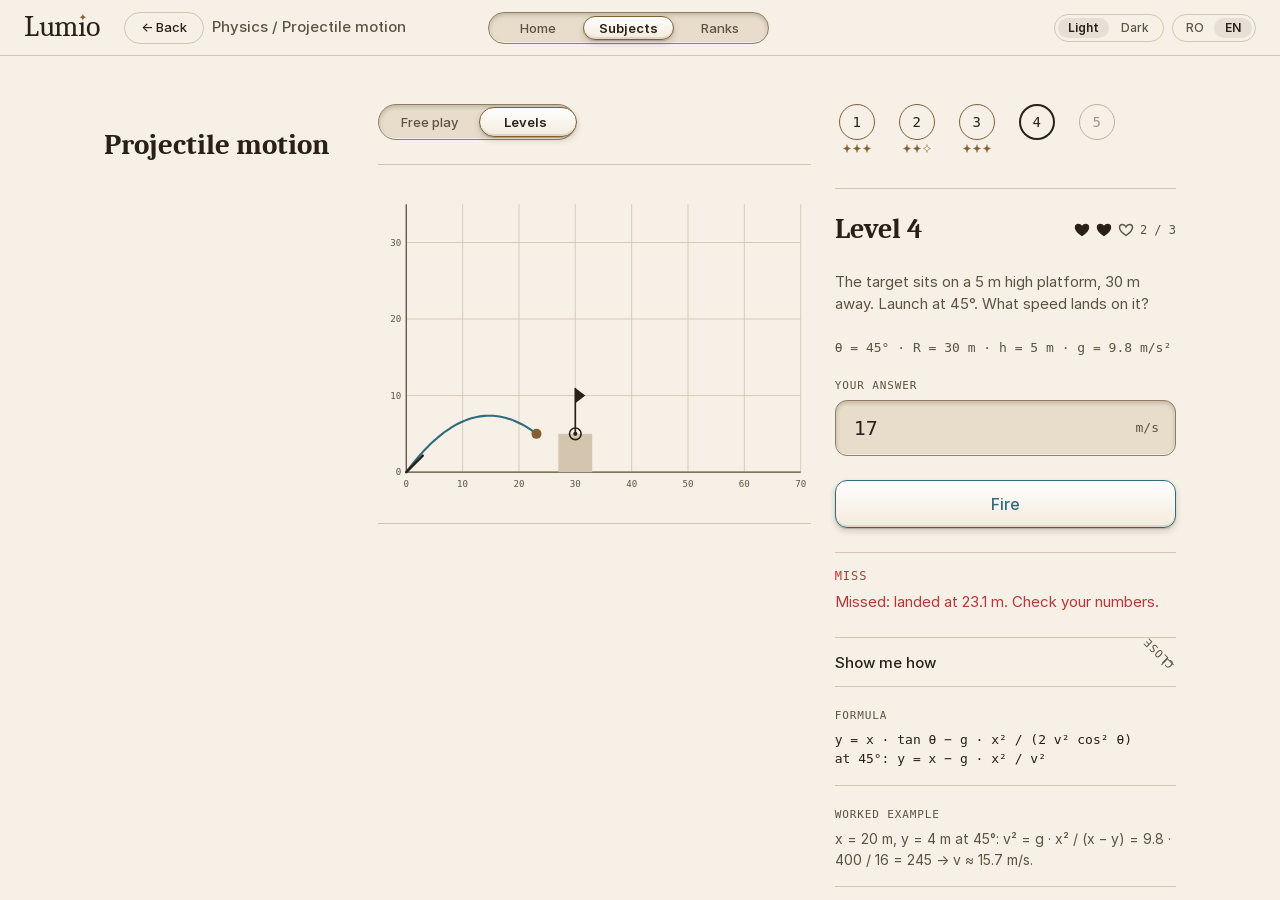
<file: design/wave2-projectile-levels.html>
<!doctype html>
<html lang="en">
<head>
<meta charset="utf-8">
<meta name="viewport" content="width=device-width,initial-scale=1">
<title>Wave 2 mockup: Projectile Levels</title>
<!-- Designer mockup for docs/spec-port-wave2.md section A. Static, not the app. Uses v2/css/tokens.css; the <style> below is the PROPOSED new CSS (tokens only) David moves into the appended layer.
     Open as is (system theme) or add ?theme=light / ?theme=dark; ?mode=free shows Free play. Level 4 shown: one miss made, 2 hearts left, hint 1 open. -->
<link rel="stylesheet" href="../v2/css/tokens.css">
<script>
var q=new URLSearchParams(location.search),th=q.get('theme');if(th==='light'||th==='dark')document.documentElement.dataset.theme=th;
</script>
<style>
/* proposed layer: lab mode capsule, level dots, hearts, result, disclosure, exercise list */
.lesson-in>.left{grid-column:4/9;display:flex;flex-direction:column;gap:var(--s3);min-width:0}.seg{display:inline-flex;position:relative;height:36px;padding:2px;background:var(--inset-bg);border:1px solid var(--edge);border-radius:18px;box-shadow:var(--inset);--n:2;--i:1;justify-self:start;align-self:start}
.seg::before{content:'';position:absolute;top:2px;bottom:2px;left:2px;width:calc((100% - 4px)/var(--n));transform:translateX(calc(100%*var(--i)));background:var(--raise-bg);border:1px solid var(--tan);border-radius:16px;box-shadow:var(--raise);transition:transform .2s ease-out}
.seg button{position:relative;z-index:1;min-width:96px;padding:0 16px;background:none;border:0;color:var(--muted);font:500 13px var(--ui)}
.seg button[aria-pressed=true]{color:var(--ink);font-weight:600}
.lesson-in>.panel{grid-column:9/13;grid-row:1;display:flex;flex-direction:column;gap:var(--s3);min-width:0}
.panel[hidden]{display:none}
.lv-dots{display:flex;gap:var(--s2)}
.lv-dot{width:44px;min-height:60px;display:flex;flex-direction:column;align-items:center;justify-content:flex-start;gap:4px;background:none;border:0;color:var(--muted);font:500 14px var(--mono)}
.lv-dot i{display:grid;place-items:center;width:36px;height:36px;border:1px solid var(--edge);border-radius:50%;font-style:normal}
.lv-dot.done i{border-color:var(--tan);color:var(--ink)}
.lv-dot.cur i{border:2px solid var(--ink);color:var(--ink)}
.lv-dot:disabled{opacity:.55;cursor:not-allowed}
.lv-dot .spk svg{width:8px;height:9px}
.lv-t{display:flex;align-items:baseline;justify-content:space-between;gap:var(--s2);border-top:1px solid var(--line);padding-top:var(--s3)}
.lv-t h3{font:400 28px/1.2 var(--head)}
.hearts{display:inline-flex;align-items:center;gap:6px;font:400 12px var(--mono);color:var(--muted)}
.hearts svg{width:16px;height:16px;fill:none;stroke:var(--muted);stroke-width:1.4}
.hearts svg.on{fill:var(--ink);stroke:var(--ink)}
.lv-q{font:400 15px/1.5 var(--ui);color:var(--ink)}
.lv-g{font:400 13px var(--mono);color:var(--muted)}
.lv-f{display:grid;gap:var(--s1)}
.lv-f label,.k2{font:400 11px var(--mono);letter-spacing:.08em;text-transform:uppercase;color:var(--muted)}
.lv-in{display:flex;align-items:center;gap:var(--s2);height:56px;padding:0 var(--s2);background:var(--inset-bg);border:1px solid var(--edge);border-radius:var(--r2);box-shadow:var(--inset)}
.lv-in input{flex:1;min-width:0;height:100%;background:none;border:0;color:var(--ink);font:500 20px var(--mono);outline:0}
.lv-in span{font:400 13px var(--mono);color:var(--muted)}
.lv-in:focus-within{border-color:var(--tan)}
.lv-f .btn-primary{margin-top:var(--s2);box-shadow:var(--raise);background:var(--raise-bg)}
.lv-res{border-top:1px solid var(--line);padding-top:var(--s2);font:400 15px/1.5 var(--ui)}
.lv-res.no{color:var(--bad)}
.lv-res.no::before{content:'MISS';font:500 12px var(--mono);letter-spacing:.08em;margin-right:var(--s1)}
.lum{font:500 14px var(--mono);color:var(--lumens-text)}
details.how{border-top:1px solid var(--line)}
details.how summary{display:flex;align-items:center;justify-content:space-between;min-height:48px;cursor:pointer;font:500 15px var(--ui);list-style:none}
details.how summary::-webkit-details-marker{display:none}
details.how summary::after{content:'Open';font:400 11px var(--mono);letter-spacing:.08em;text-transform:uppercase;color:var(--muted)}
details.how[open] summary::after{content:'Close'}
.how .card2{padding:var(--s2) 0;border-top:1px solid var(--line)}
.how .card2 code{display:block;margin-top:4px;font:400 13px/1.5 var(--mono);color:var(--ink)}
.how .card2 p{margin-top:4px;font:400 14px/1.5 var(--ui);color:var(--muted)}
.how .chip{margin-top:var(--s1);padding:0 var(--s2);border:1px solid var(--edge);border-radius:var(--r1);background:var(--raise-bg);box-shadow:var(--raise);font:500 13px var(--ui);color:var(--ink)}
.exl{list-style:none;padding:0;display:flex;flex-direction:column}
.exl li{display:flex;align-items:center;gap:var(--s2);min-height:48px;border-top:1px solid var(--line);color:var(--muted);font-size:14px}
.exl li span{flex:1}.exl li small{font:400 11px var(--mono);color:var(--muted)}
.exl li.cur{color:var(--ink)}
.exl li.done{color:var(--c)}
.exl li::before{content:'';width:14px;height:14px;border:1px solid var(--edge);border-radius:50%}
.exl li.done::before{background:var(--c);border-color:var(--c);box-shadow:inset 0 0 0 3px var(--card)}
.note{font:400 12px var(--ui);color:var(--muted)}
.svgcv{display:block;width:100%;height:360px;border-top:1px solid var(--line);border-bottom:1px solid var(--line)}
.tag{font:400 11px var(--mono);letter-spacing:.08em;text-transform:uppercase;color:var(--muted)}
@media (max-width:899px){.lesson-in>.panel,.lesson-in>.left{grid-column:auto;grid-row:auto}.svgcv{height:280px}.seg{width:100%}.seg button{flex:1}.lv-dots{justify-content:space-between}}
</style>
</head>
<body data-tab="subjects" data-view="tabs" data-level="planet">
<header id="bar">
  <span class="word" role="img" aria-label="Lumio"><span aria-hidden="true">Lum<svg viewBox="0 0 64 70"><path d="M32 4 C34 22 41 29 60 35 C41 41 34 48 32 66 C30 48 23 41 4 35 C23 29 30 22 32 4 Z"/></svg>ıo</span></span>
  <button id="back" type="button">← <span>Back</span></button>
  <span id="crumb">Physics / Projectile motion</span>
  <nav id="top" style="--n:3;--i:1"><button type="button" data-t="home">Home</button><button type="button" data-t="subjects" aria-current="page">Subjects</button><button type="button" data-t="ranks">Ranks</button></nav>
  <span class="sp"></span>
  <div id="gtheme" class="grp" role="group" style="--n:2;--i:0"><button type="button" aria-pressed="true">Light</button><button type="button" aria-pressed="false">Dark</button></div>
  <div id="glang" class="grp" role="group" style="--n:2;--i:1"><button type="button" aria-pressed="false">RO</button><button type="button" aria-pressed="true">EN</button></div>
</header>
<main id="main">
<section id="lesson" class="on">
<div class="lesson-in lab-2" style="--c:var(--physics)">
  <h1>Projectile motion</h1>
  <div class="left">
  <div class="seg" id="mode" role="group" aria-label="Mode" style="--i:1"><button type="button" data-m="free" aria-pressed="false">Free play</button><button type="button" data-m="lv" aria-pressed="true">Levels</button></div>

  <svg class="svgcv" id="labcv" viewBox="0 0 520 360" preserveAspectRatio="xMidYMid meet" role="img" aria-label="Launch lab: grid of distance and height with the target and the shot"></svg>
  </div>

  <!-- LEVELS panel -->
  <div class="panel" id="lv">
    <div class="lv-dots" role="group" aria-label="Levels">
      <button class="lv-dot done" type="button" aria-label="Level 1, 3 of 3 sparkles"><i>1</i><span class="spk" data-n="3"></span></button>
      <button class="lv-dot done" type="button" aria-label="Level 2, 2 of 3 sparkles"><i>2</i><span class="spk" data-n="2"></span></button>
      <button class="lv-dot done" type="button" aria-label="Level 3, 3 of 3 sparkles"><i>3</i><span class="spk" data-n="3"></span></button>
      <button class="lv-dot cur" type="button" aria-label="Level 4, current" aria-current="true"><i>4</i></button>
      <button class="lv-dot" type="button" disabled title="Finish the level before to unlock" aria-label="Level 5, locked"><i>5</i></button>
    </div>
    <div class="lv-t"><h3>Level 4</h3><span class="hearts" role="img" aria-label="2 hearts left">
      <svg viewBox="0 0 16 16" class="on"><path d="M8 13.5C3 10 1.5 7.5 1.5 5.5 1.5 3.6 3 2.5 4.5 2.5 6 2.5 7.2 3.4 8 4.8 8.8 3.4 10 2.5 11.5 2.5 13 2.5 14.5 3.6 14.5 5.5 14.5 7.5 13 10 8 13.5Z"/></svg>
      <svg viewBox="0 0 16 16" class="on"><path d="M8 13.5C3 10 1.5 7.5 1.5 5.5 1.5 3.6 3 2.5 4.5 2.5 6 2.5 7.2 3.4 8 4.8 8.8 3.4 10 2.5 11.5 2.5 13 2.5 14.5 3.6 14.5 5.5 14.5 7.5 13 10 8 13.5Z"/></svg>
      <svg viewBox="0 0 16 16"><path d="M8 13.5C3 10 1.5 7.5 1.5 5.5 1.5 3.6 3 2.5 4.5 2.5 6 2.5 7.2 3.4 8 4.8 8.8 3.4 10 2.5 11.5 2.5 13 2.5 14.5 3.6 14.5 5.5 14.5 7.5 13 10 8 13.5Z"/></svg>2 / 3</span></div>
    <p class="lv-q">The target sits on a 5 m high platform, 30 m away. Launch at 45°. What speed lands on it?</p>
    <p class="lv-g">θ = 45° · R = 30 m · h = 5 m · g = 9.8 m/s²</p>
    <form class="lv-f" onsubmit="return false">
      <label for="a">Your answer</label>
      <div class="lv-in"><input id="a" inputmode="decimal" autocomplete="off" value="17"><span>m/s</span></div>
      <button class="btn-primary" type="submit">Fire</button>
    </form>
    <p class="lv-res no" role="status">Missed: landed at 23.1 m. Check your numbers.</p>
    <details class="how" open>
      <summary>Show me how</summary>
      <div class="card2"><span class="k2">Formula</span><code>y = x · tan θ − g · x² / (2 v² cos² θ)<br>at 45°: y = x − g · x² / v²</code></div>
      <div class="card2"><span class="k2">Worked example</span><p>x = 20 m, y = 4 m at 45°: v² = g · x² / (x − y) = 9.8 · 400 / 16 = 245 → v ≈ 15.7 m/s.</p></div>
      <div class="card2"><span class="k2">Hint 1</span><p>Use the path equation y = x · tan θ − g · x² / (2 v² cos² θ).</p><button class="chip" type="button">Hint 2</button></div>
    </details>
    <p class="note">Phone controls work in Free play.</p>
  </div>

  <!-- FREE PLAY panel -->
  <div class="panel" id="free" hidden>
    <label class="sl" style="--n:70;--p:.5" data-min="10°" data-max="80°"><b>θ</b><input type="range" min="10" max="80" step="1" value="45"><output>45°</output></label>
    <label class="sl" style="--n:25;--p:.6" data-min="5 m/s" data-max="30 m/s"><b>v</b><input type="range" min="5" max="30" step="1" value="20"><output>20 m/s</output></label>
    <div class="tiles">
      <div class="tile"><small>Range</small><b>40.8 m</b></div><div class="tile"><small>Max height</small><b>10.2 m</b></div>
      <div class="tile"><small>Flight time</small><b>2.88 s</b></div><div class="tile"><small>vx · vy</small><b>14.1 · 14.1</b></div>
    </div>
    <ul class="exl" aria-label="Exercises">
      <li class="done"><span>Land beyond 40 m</span><small>+10 Lumens</small></li>
      <li class="cur"><span>Reach a max height above 15 m</span><small>+10 Lumens</small></li>
      <li><span>Hit the flag at 30 m (±1 m)</span><small>+10 Lumens</small></li>
      <li><span>At v = 20 m/s, find the max-range angle</span><small>+10 Lumens</small></li>
    </ul>
    <p class="note">Aim steeper: a high angle puts more speed into going up.</p>
    <button class="btn-primary" type="button">Continue →</button>
  </div>
</div>
</section>
</main>
<script>
// static drawing only: grid, shot and target built from tokens so Light and Dark both work
var NS='http://www.w3.org/2000/svg',cv=document.getElementById("labcv"),W=520,H=360,pl=34,pr=12,pt=12,pb=26;
var cs=getComputedStyle(document.documentElement);function tok(n){return cs.getPropertyValue(n).trim()}
function el(t,a,txt){var e=document.createElementNS(NS,t);for(var k in a)e.setAttribute(k,a[k]);if(txt!=null)e.textContent=txt;cv.appendChild(e);return e}
function draw(free){
  cv.replaceChildren();var xm=70,ym=35,X=function(x){return pl+x/xm*(W-pl-pr)},Y=function(y){return H-pb-y/ym*(H-pt-pb)},g=free?9.81:9.8;
  for(var x=0;x<=xm;x+=10){el('line',{x1:X(x),y1:Y(0),x2:X(x),y2:Y(ym),stroke:tok('--line'),'stroke-width':1});el('text',{x:X(x),y:H-8,'text-anchor':'middle',fill:tok('--muted'),'font-size':11,'font-family':'ui-monospace,monospace'},x)}
  for(var y=0;y<=ym;y+=10){el('line',{x1:X(0),y1:Y(y),x2:X(xm),y2:Y(y),stroke:tok('--line'),'stroke-width':1});el('text',{x:pl-6,y:Y(y)+4,'text-anchor':'end',fill:tok('--muted'),'font-size':11,'font-family':'ui-monospace,monospace'},y)}
  el('line',{x1:X(0),y1:Y(0),x2:X(xm),y2:Y(0),stroke:tok('--muted'),'stroke-width':1.5});el('line',{x1:X(0),y1:Y(0),x2:X(0),y2:Y(ym),stroke:tok('--muted'),'stroke-width':1.5});
  var a=45*Math.PI/180,v=free?20:17,h=free?0:5,vx=v*Math.cos(a),vy=v*Math.sin(a),T=(vy+Math.sqrt(vy*vy-2*g*h))/g,d='';
  if(!free){el('rect',{x:X(27),y:Y(5),width:X(33)-X(27),height:Y(0)-Y(5),fill:tok('--line')});
    el('circle',{cx:X(30),cy:Y(5),r:7,fill:'none',stroke:tok('--ink'),'stroke-width':2});el('circle',{cx:X(30),cy:Y(5),r:2.5,fill:tok('--ink')});
    el('line',{x1:X(30),y1:Y(5),x2:X(30),y2:Y(11),stroke:tok('--ink'),'stroke-width':2});el('path',{d:'M'+X(30)+' '+Y(11)+'L'+(X(30)+12)+' '+Y(10)+'L'+X(30)+' '+Y(9)+'Z',fill:tok('--ink')})}
  else{el('line',{x1:X(0),y1:Y(vy*vy/2/g),x2:X(vx*T/2),y2:Y(vy*vy/2/g),stroke:tok('--muted'),'stroke-width':1,'stroke-dasharray':'5 5'});}
  for(var i=0;i<=60;i++){var t=T*i/60,px=vx*t,py=vy*t-g*t*t/2;d+=(i?'L':'M')+X(px).toFixed(1)+' '+Y(py).toFixed(1)}
  el('path',{d:d,fill:'none',stroke:tok('--physics'),'stroke-width':2.5});
  el('line',{x1:X(0),y1:Y(0),x2:X(0)+28*Math.cos(a),y2:Y(0)-28*Math.sin(a),stroke:tok('--ink'),'stroke-width':3,'stroke-linecap':'round'});
  el('circle',{cx:X(vx*T),cy:Y(h),r:6,fill:tok('--tan')});el('circle',{cx:X(vx*T),cy:Y(h),r:3,fill:tok('--ink'),opacity:0});
}
// sparkles under finished level dots (same path as the rating symbol)
var SP='<svg viewBox="0 0 64 70" aria-hidden="true"><path d="M32 4 C34 22 41 29 60 35 C41 41 34 48 32 66 C30 48 23 41 4 35 C23 29 30 22 32 4 Z"/></svg>';
document.querySelectorAll('.spk[data-n]').forEach(function(e){var n=+e.dataset.n;e.innerHTML=SP+SP+SP;for(var j=0;j<n;j++)e.children[j].classList.add('on')});
function mode(m){var free=m==='free';document.getElementById('free').hidden=!free;document.getElementById('lv').hidden=free;
  document.getElementById('mode').style.setProperty('--i',free?0:1);document.querySelectorAll('#mode button').forEach(function(b){b.setAttribute('aria-pressed',b.dataset.m===m)});draw(free)}
document.querySelectorAll('#mode button').forEach(function(b){b.onclick=function(){mode(b.dataset.m)}});
var dk=th?th==='dark':!matchMedia('(prefers-color-scheme: light)').matches;
document.querySelectorAll('#gtheme button').forEach(function(b,i){b.setAttribute('aria-pressed',(i===1)===dk)});document.getElementById('gtheme').style.setProperty('--i',dk?1:0);
mode(q.get('mode')==='free'?'free':'lv');
</script>
</body>
</html>
</file>
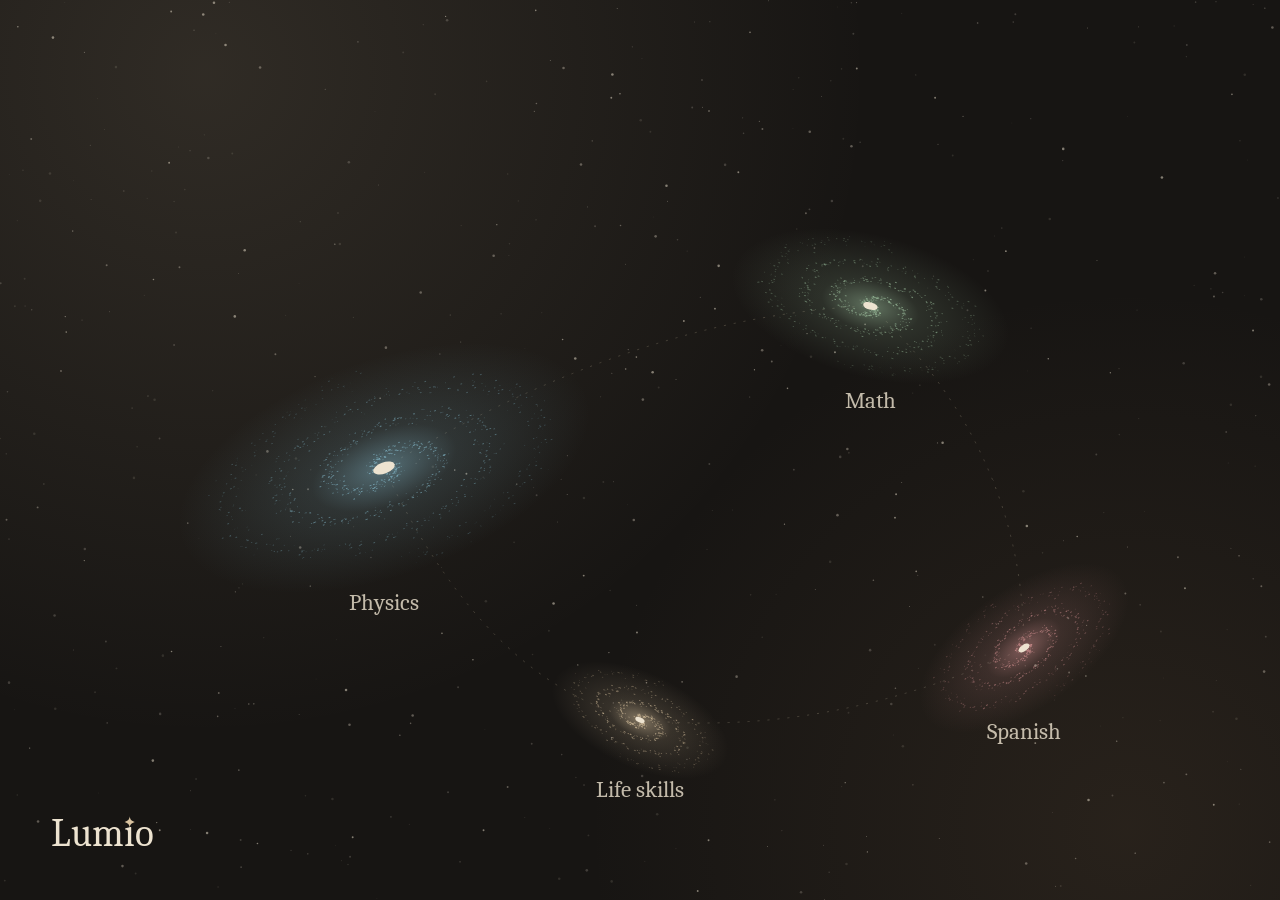
<file: design/wallpapers/lumio-galaxies.html>
<!doctype html><html><head><meta charset="utf-8"><title>Lumio wallpaper galaxies</title>
<style>
@font-face{font-family:'LumioSerif';src:url([data-uri]) format('truetype')}
html,body{margin:0;height:100%;background:#171513;overflow:hidden}canvas{display:block;width:100vw;height:100vh}
</style></head><body><canvas id="c"></canvas>
<script>
const SCENE='galaxies',cv=document.getElementById('c'),g=cv.getContext('2d');
let W=0,H=0,U=1,dpr=1;
function size(){dpr=Math.min(window.devicePixelRatio||1,2);W=innerWidth;H=innerHeight;cv.width=Math.round(W*dpr);cv.height=Math.round(H*dpr);g.setTransform(dpr,0,0,dpr,0,0);U=Math.min(W/1920,H/1080)*1.0;U=Math.max(U,Math.min(W,H)/1080*.9)}
addEventListener('resize',size);size();
let seed=7;const R=()=>(seed=(seed*9301+49297)%233280)/233280;const gs=()=>(R()+R()+R()+R()-2)*.9;
const STARS=[];for(let i=0;i<520;i++)STARS.push([R(),R(),[.6,.8,1,1.2,1.6][(R()*5)|0],[.12,.2,.34,.5][(R()*4)|0]]);
function mk(n){const o=[];for(let arm=0;arm<2;arm++)for(let i=0;i<n;i++){const t=i/n*3.4*Math.PI+.3;o.push({r:t/(3.4*Math.PI+.3),a:t+arm*Math.PI,jx:gs()*.045*(1+i/n),jy:gs()*.045*(1+i/n),s:[1,1.3,1.7,2.2][(R()*4)|0],o:.85*(1-i/n*.7)})}return o}
const DUST=[mk(520),mk(380),mk(320),mk(260)];
const SP=new Path2D('M32 4 C34 22 41 29 60 35 C41 41 34 48 32 66 C30 48 23 41 4 35 C23 29 30 22 32 4 Z');
function bg(){g.fillStyle='#171513';g.fillRect(0,0,W,H);let r=g.createRadialGradient(W*.16,H*.08,0,W*.16,H*.08,W*.52);r.addColorStop(0,'rgba(217,195,160,.13)');r.addColorStop(1,'rgba(217,195,160,0)');g.fillStyle=r;g.fillRect(0,0,W,H);r=g.createRadialGradient(W*.88,H*.92,0,W*.88,H*.92,W*.42);r.addColorStop(0,'rgba(138,106,74,.15)');r.addColorStop(1,'rgba(138,106,74,0)');g.fillStyle=r;g.fillRect(0,0,W,H);
for(const q of STARS){g.globalAlpha=q[3];g.fillStyle='#EDE3D0';g.beginPath();g.arc(q[0]*W,q[1]*H,q[2]*Math.max(U,.8),0,7);g.fill()}g.globalAlpha=1}
function gal(cx,cy,Rr,col,d,phi,tilt){Rr*=U;const gr=g.createRadialGradient(0,0,0,0,0,Rr*1.15);gr.addColorStop(0,col+'8c');gr.addColorStop(.35,col+'29');gr.addColorStop(1,col+'00');g.save();g.translate(cx,cy);g.rotate(tilt);g.scale(1,.5);g.fillStyle=gr;g.beginPath();g.arc(0,0,Rr*1.15,0,7);g.fill();g.fillStyle=col;
for(const p of d){const a=p.a+phi;g.globalAlpha=p.o;const s=p.s*Math.max(U,.8);g.fillRect(p.r*Rr*Math.cos(a)+p.jx*Rr,p.r*Rr*Math.sin(a)+p.jy*Rr,s,s)}g.globalAlpha=1;g.fillStyle='#EDE3D0';g.beginPath();g.arc(0,0,Rr*.06,0,7);g.fill();g.restore()}
function mark(x,y,px){g.font=px+'px LumioSerif, Caladea, Cambria, Georgia, serif';g.fillStyle='#EDE3D0';g.textAlign='left';g.textBaseline='alphabetic';g.fillText('Lum\u0131o',x,y);const w1=g.measureText('Lum').width,wi=g.measureText('\u0131').width,s=px*.30;g.save();g.translate(x+w1+wi/2-s/2,y-px*.78);g.scale(s/64,s/64);g.fillStyle='#D9C3A0';g.fill(SP);g.restore()}
function label(t,x,y,px,col){g.font=px+'px LumioSerif, Caladea, Cambria, Georgia, serif';g.fillStyle=col||'#EDE3D0';g.textAlign='center';g.fillText(t,x,y)}
function dot(x,y,r,c){g.fillStyle=c;g.beginPath();g.arc(x,y,r*U,0,7);g.fill()}
function draw(t){const phi=t*.052,tl=-20*Math.PI/180;bg();
 if(SCENE==='physics'){gal(W*.62,H*.5,330,'#7FB0C0',DUST[0],phi,tl);for(const [a,b] of [[-38,-216],[231,-43],[-230,-108],[-144,130],[135,173]])dot(W*.62+a*U,H*.5+b*U,9,'#7FB0C0');g.strokeStyle='#7FB0C0';g.lineWidth=2;g.beginPath();g.arc(W*.62-76*U,H*.5+259*U,12*U,0,7);g.stroke()}
 else if(SCENE==='math'){gal(W*.5,H*.5,300,'#9DBF9E',DUST[1],phi,15*Math.PI/180)}
 else{const P=[[.30,.52,250,'#7FB0C0',0,-20,'Physics'],[.68,.34,165,'#9DBF9E',1,15,'Math'],[.80,.72,140,'#C98B8B',2,-35,'Spanish'],[.50,.80,110,'#D9C3A0',3,25,'Life skills']];
  g.strokeStyle='#4a443a';g.lineWidth=1;g.setLineDash([2,8]);g.beginPath();g.moveTo(W*.30,H*.52);g.quadraticCurveTo(W*.5,H*.35,W*.68,H*.34);g.quadraticCurveTo(W*.8,H*.5,W*.8,H*.72);g.quadraticCurveTo(W*.65,H*.82,W*.5,H*.8);g.quadraticCurveTo(W*.38,H*.76,W*.30,H*.52);g.stroke();g.setLineDash([]);
  for(const [x,y,r,c,i,tt,n] of P){gal(W*x,H*y,r,c,DUST[i],phi*(1+i*.15),tt*Math.PI/180);label(n,W*x,H*y+r*U*.62+34*U,Math.round(30*U),'rgba(237,227,208,.8)')}}
 mark(W*.04,H*.94,Math.round(52*U));
}
let last=0;function loop(ts){requestAnimationFrame(loop);if(document.hidden||ts-last<33)return;last=ts;draw(ts/1000)}
draw(0);requestAnimationFrame(loop);
</script></body></html>
</file>
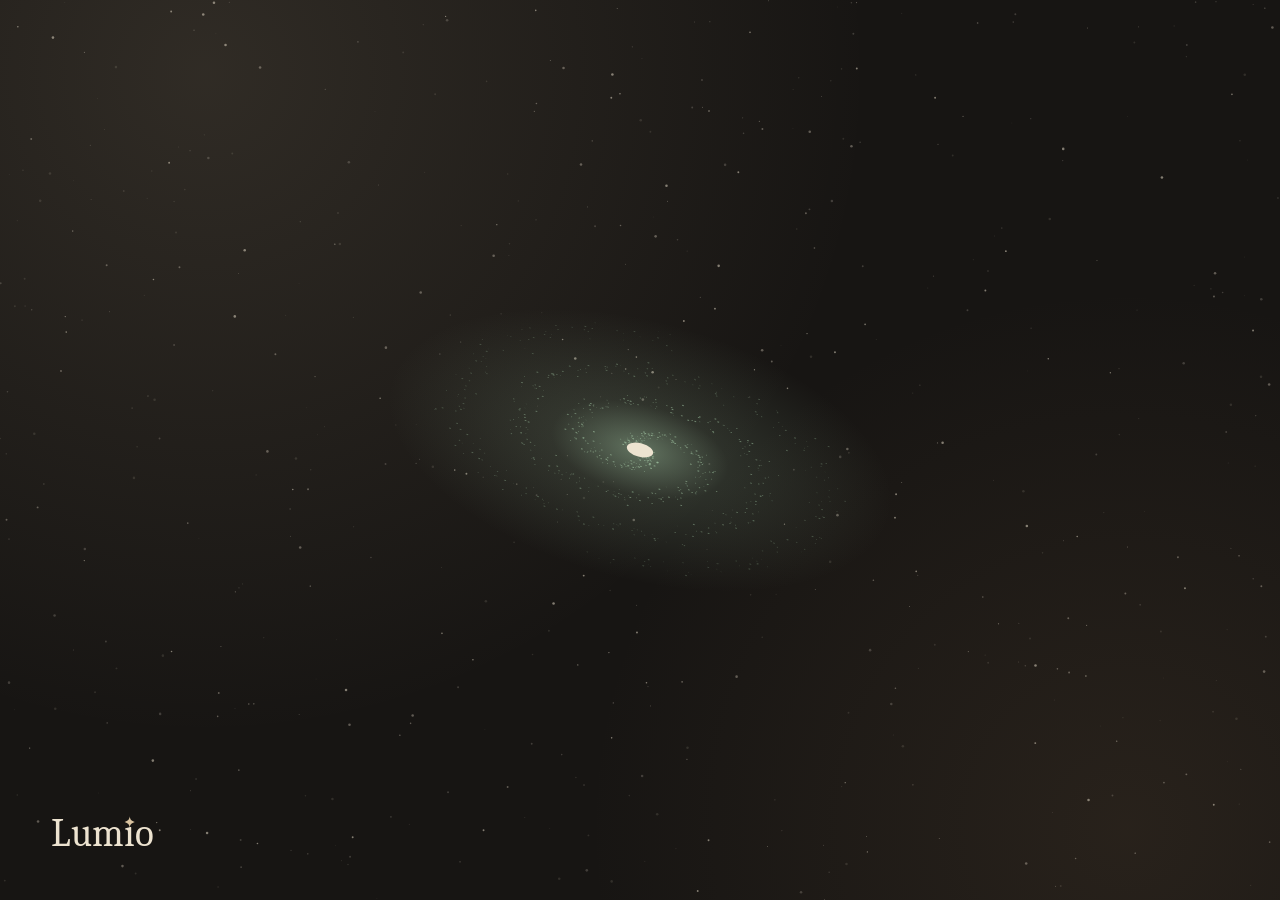
<file: design/wallpapers/lumio-math.html>
<!doctype html><html><head><meta charset="utf-8"><title>Lumio wallpaper math</title>
<style>
@font-face{font-family:'LumioSerif';src:url([data-uri]) format('truetype')}
html,body{margin:0;height:100%;background:#171513;overflow:hidden}canvas{display:block;width:100vw;height:100vh}
</style></head><body><canvas id="c"></canvas>
<script>
const SCENE='math',cv=document.getElementById('c'),g=cv.getContext('2d');
let W=0,H=0,U=1,dpr=1;
function size(){dpr=Math.min(window.devicePixelRatio||1,2);W=innerWidth;H=innerHeight;cv.width=Math.round(W*dpr);cv.height=Math.round(H*dpr);g.setTransform(dpr,0,0,dpr,0,0);U=Math.min(W/1920,H/1080)*1.0;U=Math.max(U,Math.min(W,H)/1080*.9)}
addEventListener('resize',size);size();
let seed=7;const R=()=>(seed=(seed*9301+49297)%233280)/233280;const gs=()=>(R()+R()+R()+R()-2)*.9;
const STARS=[];for(let i=0;i<520;i++)STARS.push([R(),R(),[.6,.8,1,1.2,1.6][(R()*5)|0],[.12,.2,.34,.5][(R()*4)|0]]);
function mk(n){const o=[];for(let arm=0;arm<2;arm++)for(let i=0;i<n;i++){const t=i/n*3.4*Math.PI+.3;o.push({r:t/(3.4*Math.PI+.3),a:t+arm*Math.PI,jx:gs()*.045*(1+i/n),jy:gs()*.045*(1+i/n),s:[1,1.3,1.7,2.2][(R()*4)|0],o:.85*(1-i/n*.7)})}return o}
const DUST=[mk(520),mk(380),mk(320),mk(260)];
const SP=new Path2D('M32 4 C34 22 41 29 60 35 C41 41 34 48 32 66 C30 48 23 41 4 35 C23 29 30 22 32 4 Z');
function bg(){g.fillStyle='#171513';g.fillRect(0,0,W,H);let r=g.createRadialGradient(W*.16,H*.08,0,W*.16,H*.08,W*.52);r.addColorStop(0,'rgba(217,195,160,.13)');r.addColorStop(1,'rgba(217,195,160,0)');g.fillStyle=r;g.fillRect(0,0,W,H);r=g.createRadialGradient(W*.88,H*.92,0,W*.88,H*.92,W*.42);r.addColorStop(0,'rgba(138,106,74,.15)');r.addColorStop(1,'rgba(138,106,74,0)');g.fillStyle=r;g.fillRect(0,0,W,H);
for(const q of STARS){g.globalAlpha=q[3];g.fillStyle='#EDE3D0';g.beginPath();g.arc(q[0]*W,q[1]*H,q[2]*Math.max(U,.8),0,7);g.fill()}g.globalAlpha=1}
function gal(cx,cy,Rr,col,d,phi,tilt){Rr*=U;const gr=g.createRadialGradient(0,0,0,0,0,Rr*1.15);gr.addColorStop(0,col+'8c');gr.addColorStop(.35,col+'29');gr.addColorStop(1,col+'00');g.save();g.translate(cx,cy);g.rotate(tilt);g.scale(1,.5);g.fillStyle=gr;g.beginPath();g.arc(0,0,Rr*1.15,0,7);g.fill();g.fillStyle=col;
for(const p of d){const a=p.a+phi;g.globalAlpha=p.o;const s=p.s*Math.max(U,.8);g.fillRect(p.r*Rr*Math.cos(a)+p.jx*Rr,p.r*Rr*Math.sin(a)+p.jy*Rr,s,s)}g.globalAlpha=1;g.fillStyle='#EDE3D0';g.beginPath();g.arc(0,0,Rr*.06,0,7);g.fill();g.restore()}
function mark(x,y,px){g.font=px+'px LumioSerif, Caladea, Cambria, Georgia, serif';g.fillStyle='#EDE3D0';g.textAlign='left';g.textBaseline='alphabetic';g.fillText('Lum\u0131o',x,y);const w1=g.measureText('Lum').width,wi=g.measureText('\u0131').width,s=px*.30;g.save();g.translate(x+w1+wi/2-s/2,y-px*.78);g.scale(s/64,s/64);g.fillStyle='#D9C3A0';g.fill(SP);g.restore()}
function label(t,x,y,px,col){g.font=px+'px LumioSerif, Caladea, Cambria, Georgia, serif';g.fillStyle=col||'#EDE3D0';g.textAlign='center';g.fillText(t,x,y)}
function dot(x,y,r,c){g.fillStyle=c;g.beginPath();g.arc(x,y,r*U,0,7);g.fill()}
function draw(t){const phi=t*.052,tl=-20*Math.PI/180;bg();
 if(SCENE==='physics'){gal(W*.62,H*.5,330,'#7FB0C0',DUST[0],phi,tl);for(const [a,b] of [[-38,-216],[231,-43],[-230,-108],[-144,130],[135,173]])dot(W*.62+a*U,H*.5+b*U,9,'#7FB0C0');g.strokeStyle='#7FB0C0';g.lineWidth=2;g.beginPath();g.arc(W*.62-76*U,H*.5+259*U,12*U,0,7);g.stroke()}
 else if(SCENE==='math'){gal(W*.5,H*.5,300,'#9DBF9E',DUST[1],phi,15*Math.PI/180)}
 else{const P=[[.30,.52,250,'#7FB0C0',0,-20,'Physics'],[.68,.34,165,'#9DBF9E',1,15,'Math'],[.80,.72,140,'#C98B8B',2,-35,'Spanish'],[.50,.80,110,'#D9C3A0',3,25,'Life skills']];
  g.strokeStyle='#4a443a';g.lineWidth=1;g.setLineDash([2,8]);g.beginPath();g.moveTo(W*.30,H*.52);g.quadraticCurveTo(W*.5,H*.35,W*.68,H*.34);g.quadraticCurveTo(W*.8,H*.5,W*.8,H*.72);g.quadraticCurveTo(W*.65,H*.82,W*.5,H*.8);g.quadraticCurveTo(W*.38,H*.76,W*.30,H*.52);g.stroke();g.setLineDash([]);
  for(const [x,y,r,c,i,tt,n] of P){gal(W*x,H*y,r,c,DUST[i],phi*(1+i*.15),tt*Math.PI/180);label(n,W*x,H*y+r*U*.62+34*U,Math.round(30*U),'rgba(237,227,208,.8)')}}
 mark(W*.04,H*.94,Math.round(52*U));
}
let last=0;function loop(ts){requestAnimationFrame(loop);if(document.hidden||ts-last<33)return;last=ts;draw(ts/1000)}
draw(0);requestAnimationFrame(loop);
</script></body></html>
</file>
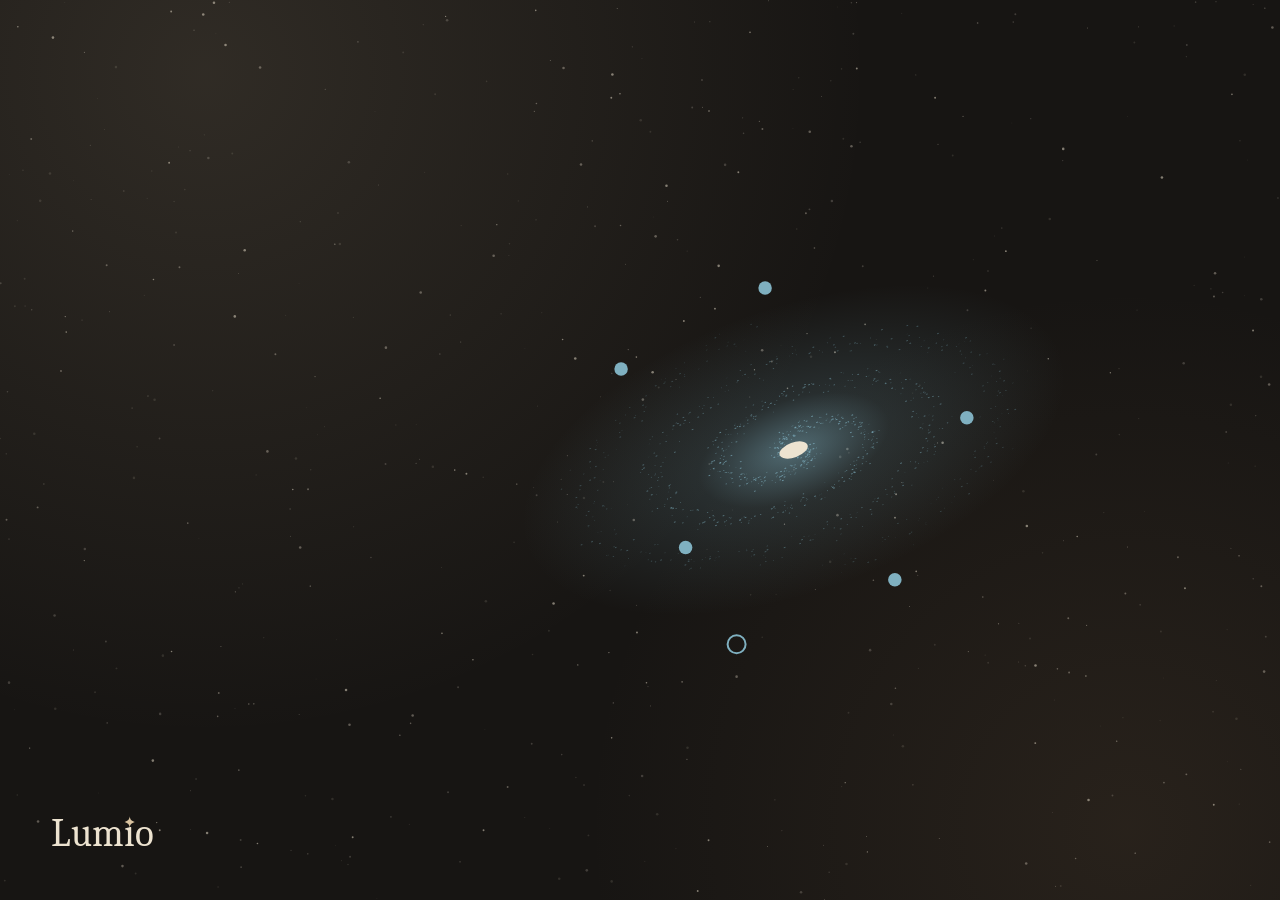
<file: design/wallpapers/lumio-physics.html>
<!doctype html><html><head><meta charset="utf-8"><title>Lumio wallpaper physics</title>
<style>
@font-face{font-family:'LumioSerif';src:url([data-uri]) format('truetype')}
html,body{margin:0;height:100%;background:#171513;overflow:hidden}canvas{display:block;width:100vw;height:100vh}
</style></head><body><canvas id="c"></canvas>
<script>
const SCENE='physics',cv=document.getElementById('c'),g=cv.getContext('2d');
let W=0,H=0,U=1,dpr=1;
function size(){dpr=Math.min(window.devicePixelRatio||1,2);W=innerWidth;H=innerHeight;cv.width=Math.round(W*dpr);cv.height=Math.round(H*dpr);g.setTransform(dpr,0,0,dpr,0,0);U=Math.min(W/1920,H/1080)*1.0;U=Math.max(U,Math.min(W,H)/1080*.9)}
addEventListener('resize',size);size();
let seed=7;const R=()=>(seed=(seed*9301+49297)%233280)/233280;const gs=()=>(R()+R()+R()+R()-2)*.9;
const STARS=[];for(let i=0;i<520;i++)STARS.push([R(),R(),[.6,.8,1,1.2,1.6][(R()*5)|0],[.12,.2,.34,.5][(R()*4)|0]]);
function mk(n){const o=[];for(let arm=0;arm<2;arm++)for(let i=0;i<n;i++){const t=i/n*3.4*Math.PI+.3;o.push({r:t/(3.4*Math.PI+.3),a:t+arm*Math.PI,jx:gs()*.045*(1+i/n),jy:gs()*.045*(1+i/n),s:[1,1.3,1.7,2.2][(R()*4)|0],o:.85*(1-i/n*.7)})}return o}
const DUST=[mk(520),mk(380),mk(320),mk(260)];
const SP=new Path2D('M32 4 C34 22 41 29 60 35 C41 41 34 48 32 66 C30 48 23 41 4 35 C23 29 30 22 32 4 Z');
function bg(){g.fillStyle='#171513';g.fillRect(0,0,W,H);let r=g.createRadialGradient(W*.16,H*.08,0,W*.16,H*.08,W*.52);r.addColorStop(0,'rgba(217,195,160,.13)');r.addColorStop(1,'rgba(217,195,160,0)');g.fillStyle=r;g.fillRect(0,0,W,H);r=g.createRadialGradient(W*.88,H*.92,0,W*.88,H*.92,W*.42);r.addColorStop(0,'rgba(138,106,74,.15)');r.addColorStop(1,'rgba(138,106,74,0)');g.fillStyle=r;g.fillRect(0,0,W,H);
for(const q of STARS){g.globalAlpha=q[3];g.fillStyle='#EDE3D0';g.beginPath();g.arc(q[0]*W,q[1]*H,q[2]*Math.max(U,.8),0,7);g.fill()}g.globalAlpha=1}
function gal(cx,cy,Rr,col,d,phi,tilt){Rr*=U;const gr=g.createRadialGradient(0,0,0,0,0,Rr*1.15);gr.addColorStop(0,col+'8c');gr.addColorStop(.35,col+'29');gr.addColorStop(1,col+'00');g.save();g.translate(cx,cy);g.rotate(tilt);g.scale(1,.5);g.fillStyle=gr;g.beginPath();g.arc(0,0,Rr*1.15,0,7);g.fill();g.fillStyle=col;
for(const p of d){const a=p.a+phi;g.globalAlpha=p.o;const s=p.s*Math.max(U,.8);g.fillRect(p.r*Rr*Math.cos(a)+p.jx*Rr,p.r*Rr*Math.sin(a)+p.jy*Rr,s,s)}g.globalAlpha=1;g.fillStyle='#EDE3D0';g.beginPath();g.arc(0,0,Rr*.06,0,7);g.fill();g.restore()}
function mark(x,y,px){g.font=px+'px LumioSerif, Caladea, Cambria, Georgia, serif';g.fillStyle='#EDE3D0';g.textAlign='left';g.textBaseline='alphabetic';g.fillText('Lum\u0131o',x,y);const w1=g.measureText('Lum').width,wi=g.measureText('\u0131').width,s=px*.30;g.save();g.translate(x+w1+wi/2-s/2,y-px*.78);g.scale(s/64,s/64);g.fillStyle='#D9C3A0';g.fill(SP);g.restore()}
function label(t,x,y,px,col){g.font=px+'px LumioSerif, Caladea, Cambria, Georgia, serif';g.fillStyle=col||'#EDE3D0';g.textAlign='center';g.fillText(t,x,y)}
function dot(x,y,r,c){g.fillStyle=c;g.beginPath();g.arc(x,y,r*U,0,7);g.fill()}
function draw(t){const phi=t*.052,tl=-20*Math.PI/180;bg();
 if(SCENE==='physics'){gal(W*.62,H*.5,330,'#7FB0C0',DUST[0],phi,tl);for(const [a,b] of [[-38,-216],[231,-43],[-230,-108],[-144,130],[135,173]])dot(W*.62+a*U,H*.5+b*U,9,'#7FB0C0');g.strokeStyle='#7FB0C0';g.lineWidth=2;g.beginPath();g.arc(W*.62-76*U,H*.5+259*U,12*U,0,7);g.stroke()}
 else if(SCENE==='math'){gal(W*.5,H*.5,300,'#9DBF9E',DUST[1],phi,15*Math.PI/180)}
 else{const P=[[.30,.52,250,'#7FB0C0',0,-20,'Physics'],[.68,.34,165,'#9DBF9E',1,15,'Math'],[.80,.72,140,'#C98B8B',2,-35,'Spanish'],[.50,.80,110,'#D9C3A0',3,25,'Life skills']];
  g.strokeStyle='#4a443a';g.lineWidth=1;g.setLineDash([2,8]);g.beginPath();g.moveTo(W*.30,H*.52);g.quadraticCurveTo(W*.5,H*.35,W*.68,H*.34);g.quadraticCurveTo(W*.8,H*.5,W*.8,H*.72);g.quadraticCurveTo(W*.65,H*.82,W*.5,H*.8);g.quadraticCurveTo(W*.38,H*.76,W*.30,H*.52);g.stroke();g.setLineDash([]);
  for(const [x,y,r,c,i,tt,n] of P){gal(W*x,H*y,r,c,DUST[i],phi*(1+i*.15),tt*Math.PI/180);label(n,W*x,H*y+r*U*.62+34*U,Math.round(30*U),'rgba(237,227,208,.8)')}}
 mark(W*.04,H*.94,Math.round(52*U));
}
let last=0;function loop(ts){requestAnimationFrame(loop);if(document.hidden||ts-last<33)return;last=ts;draw(ts/1000)}
draw(0);requestAnimationFrame(loop);
</script></body></html>
</file>
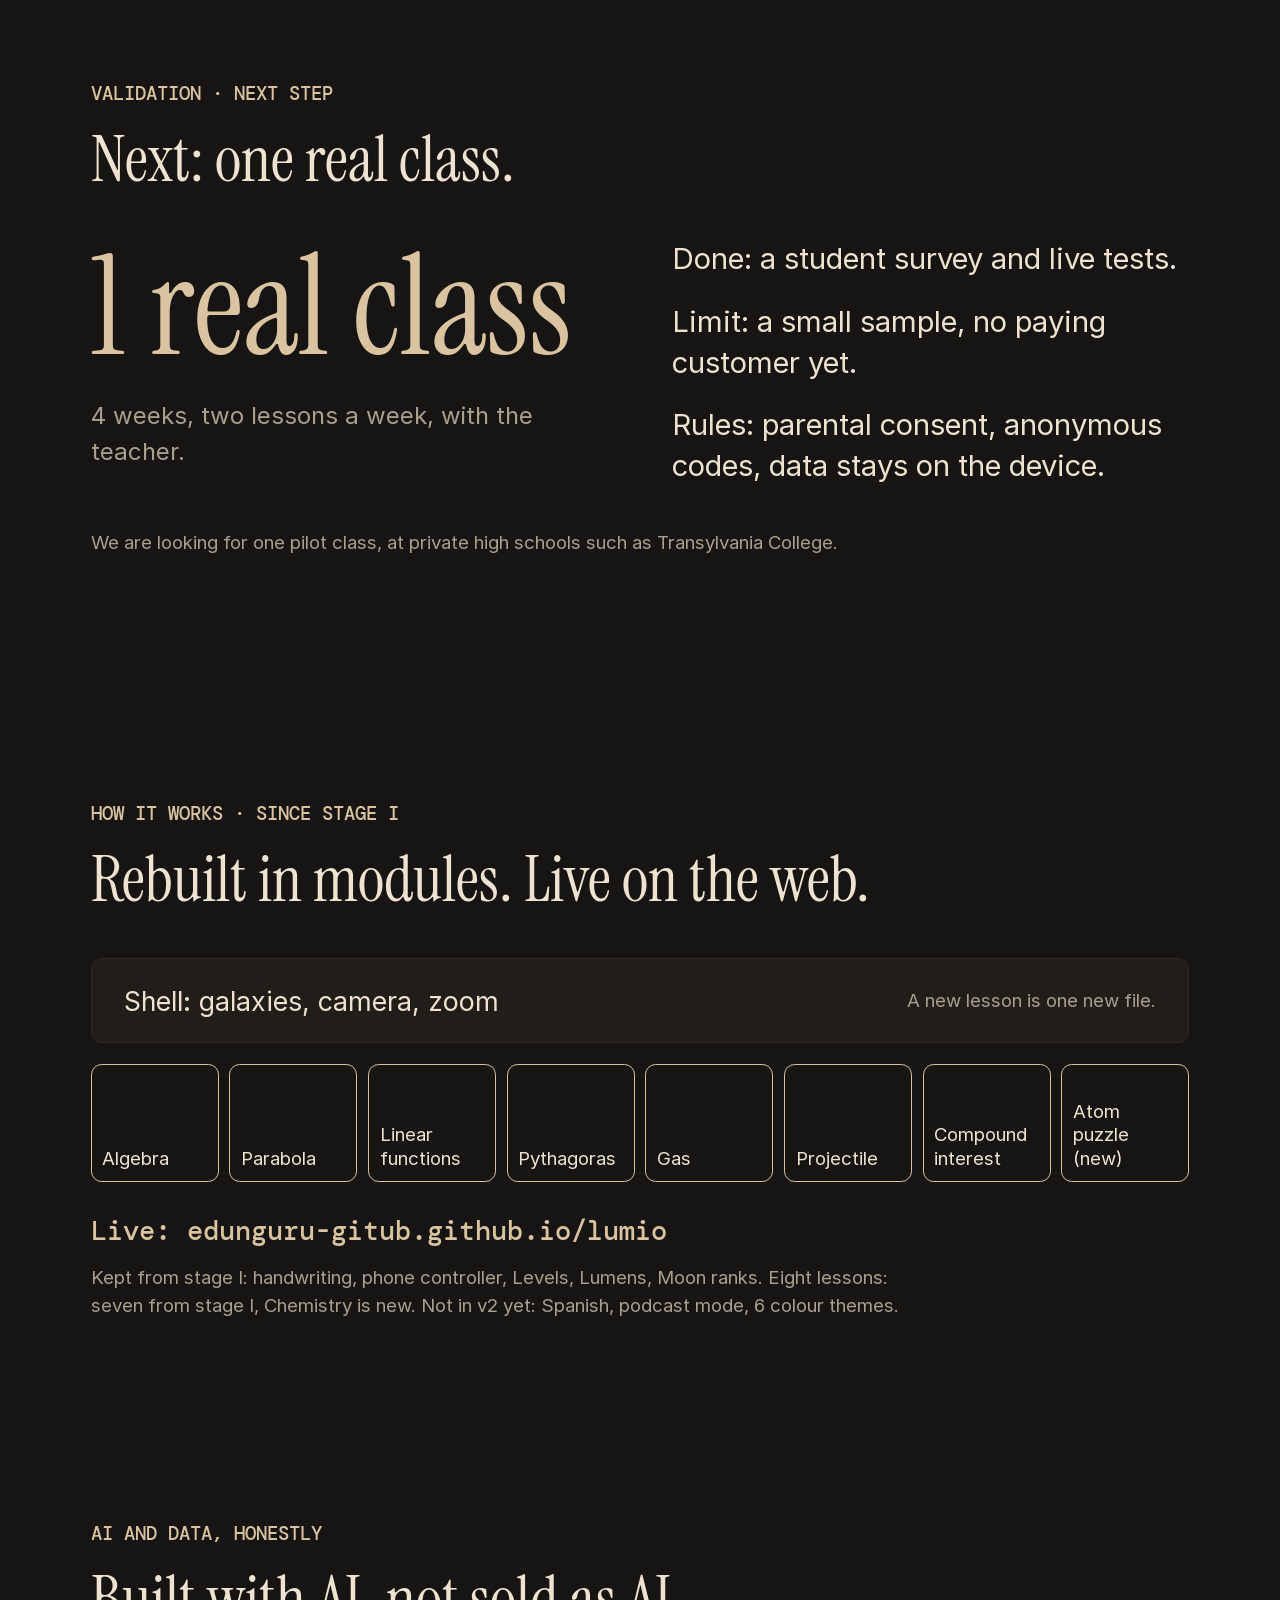
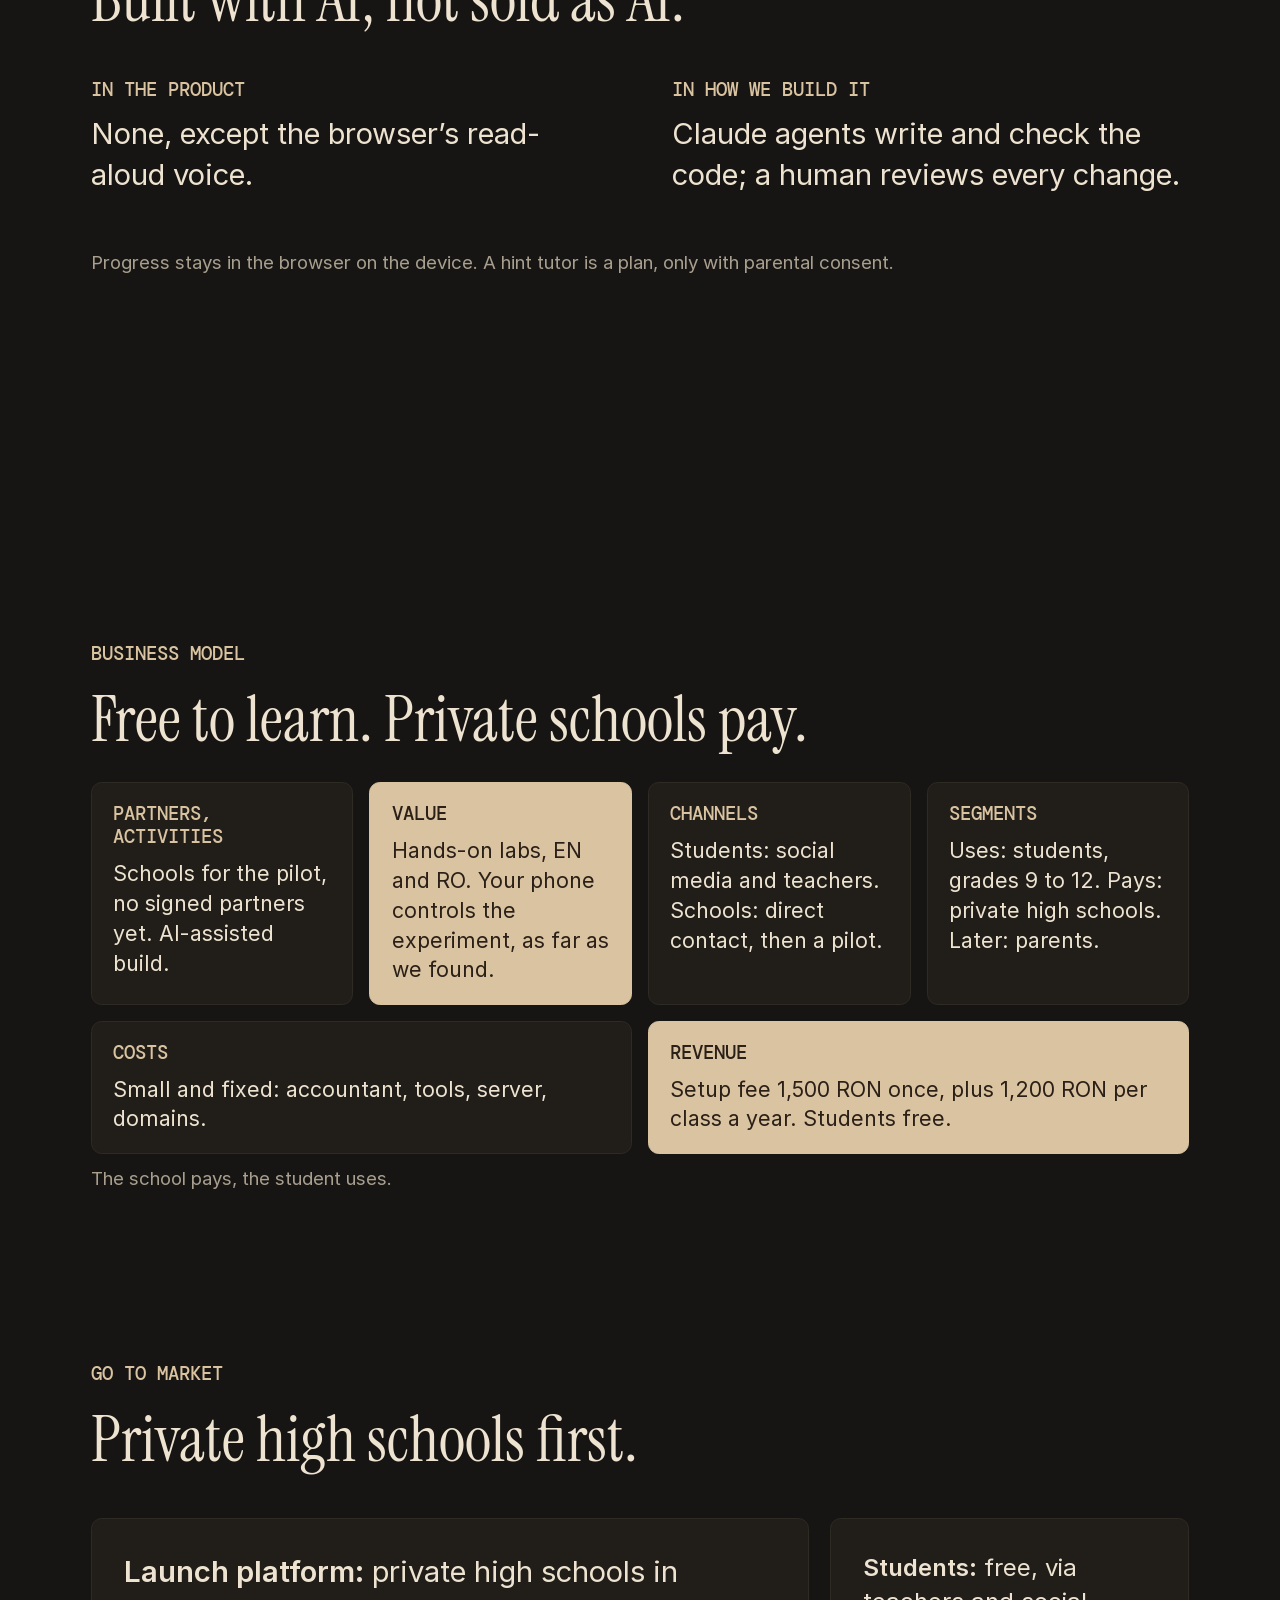
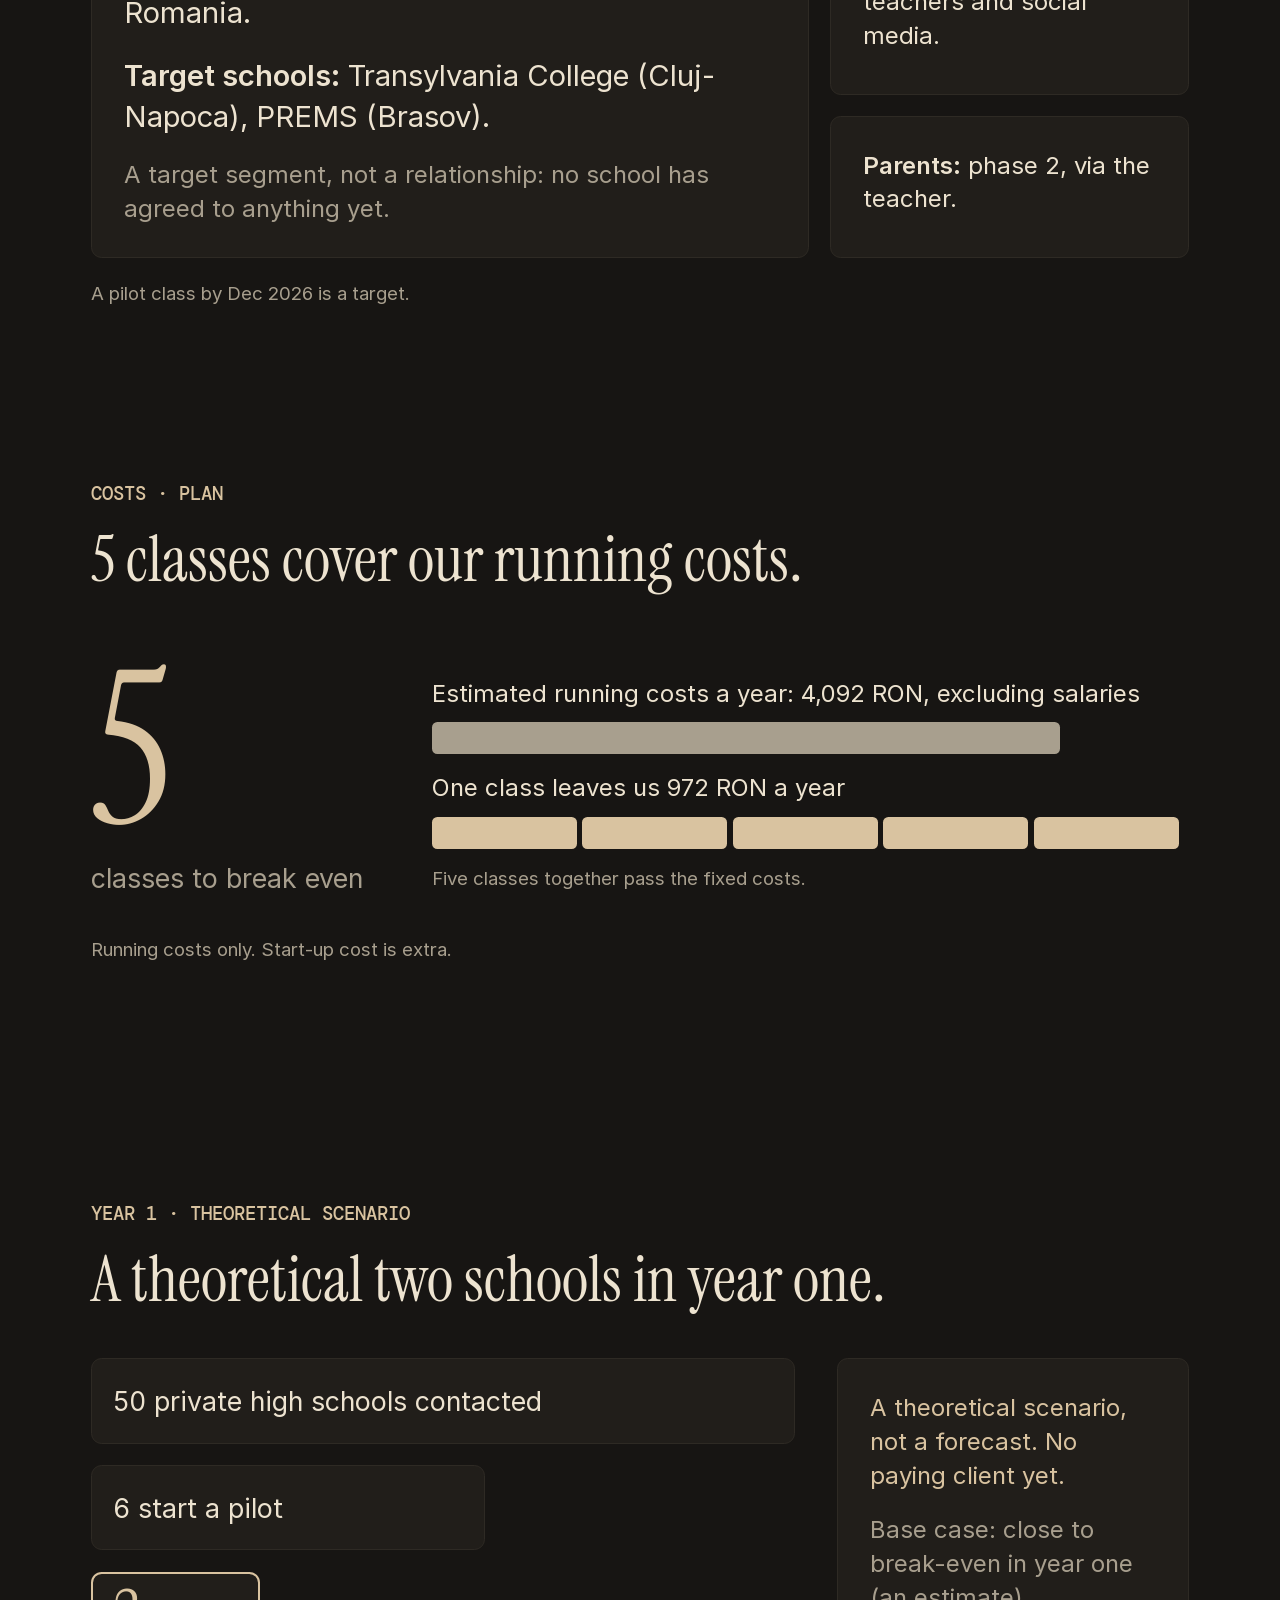
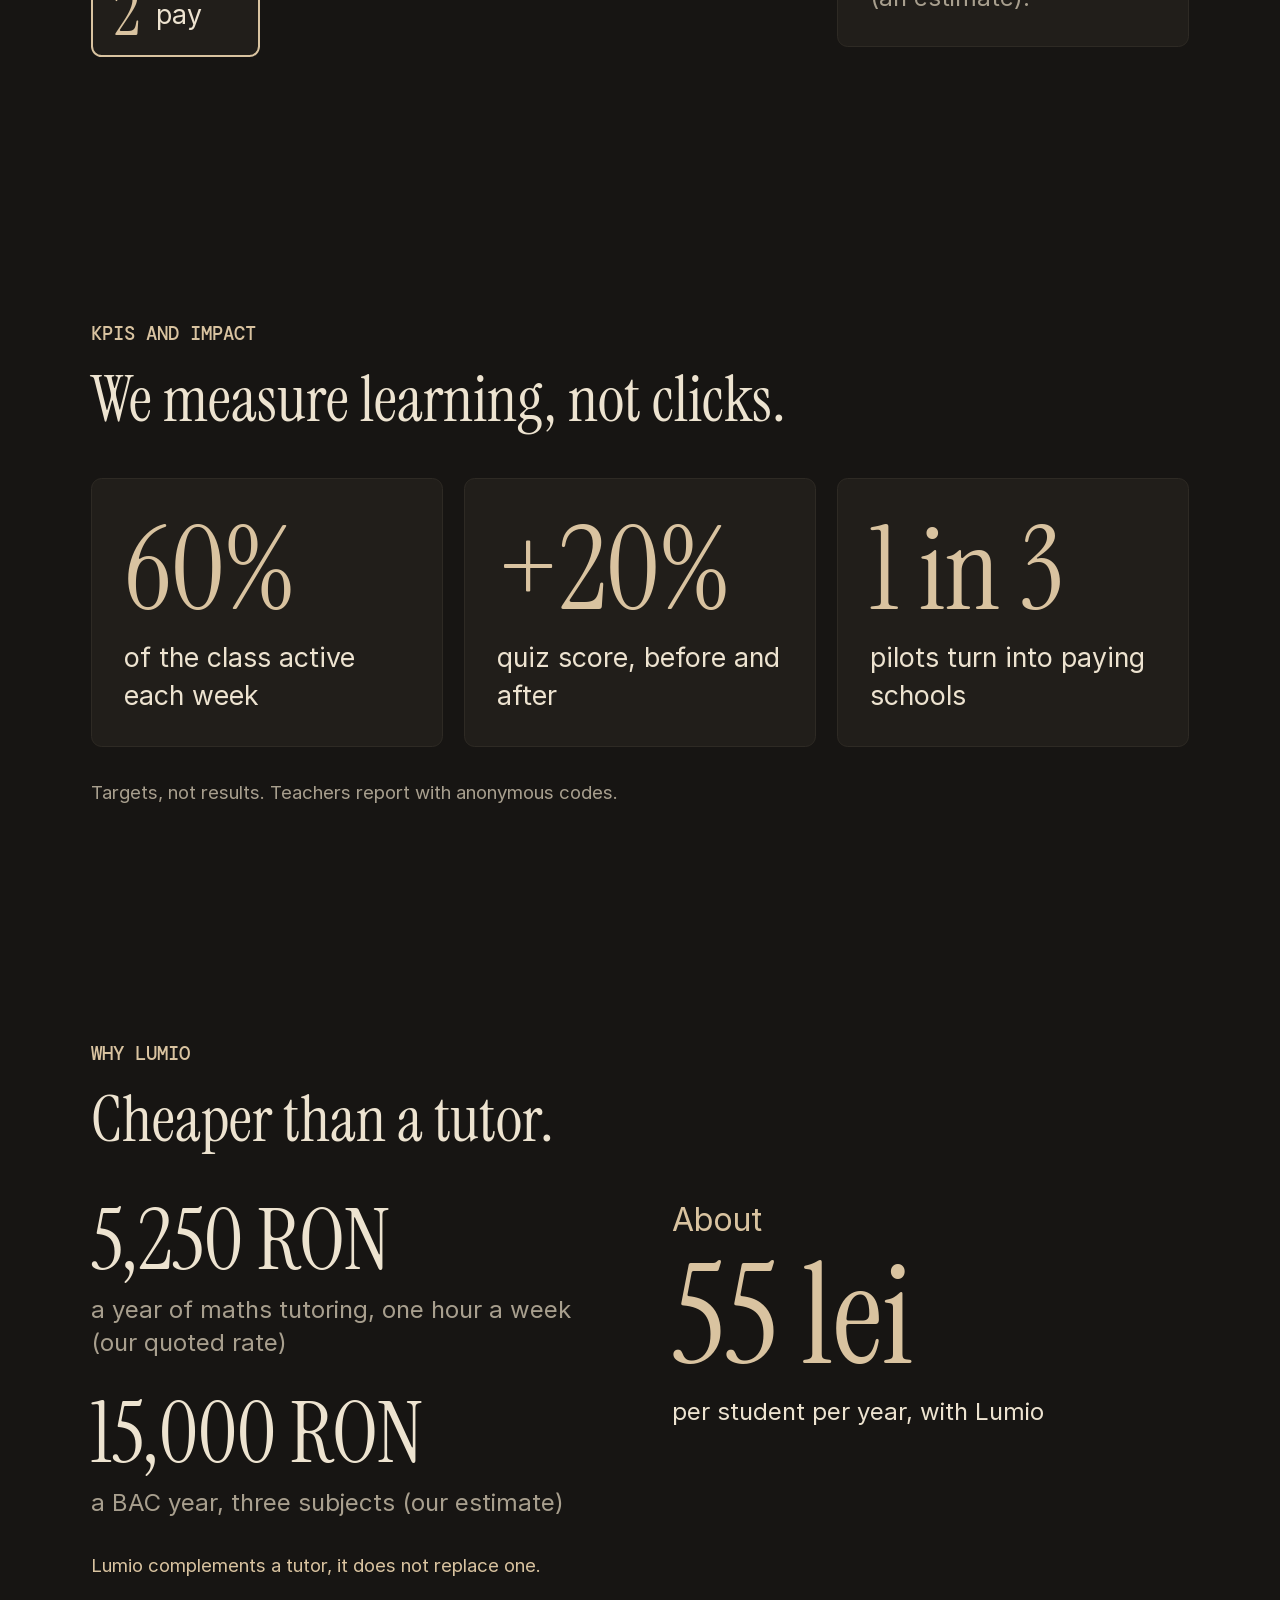
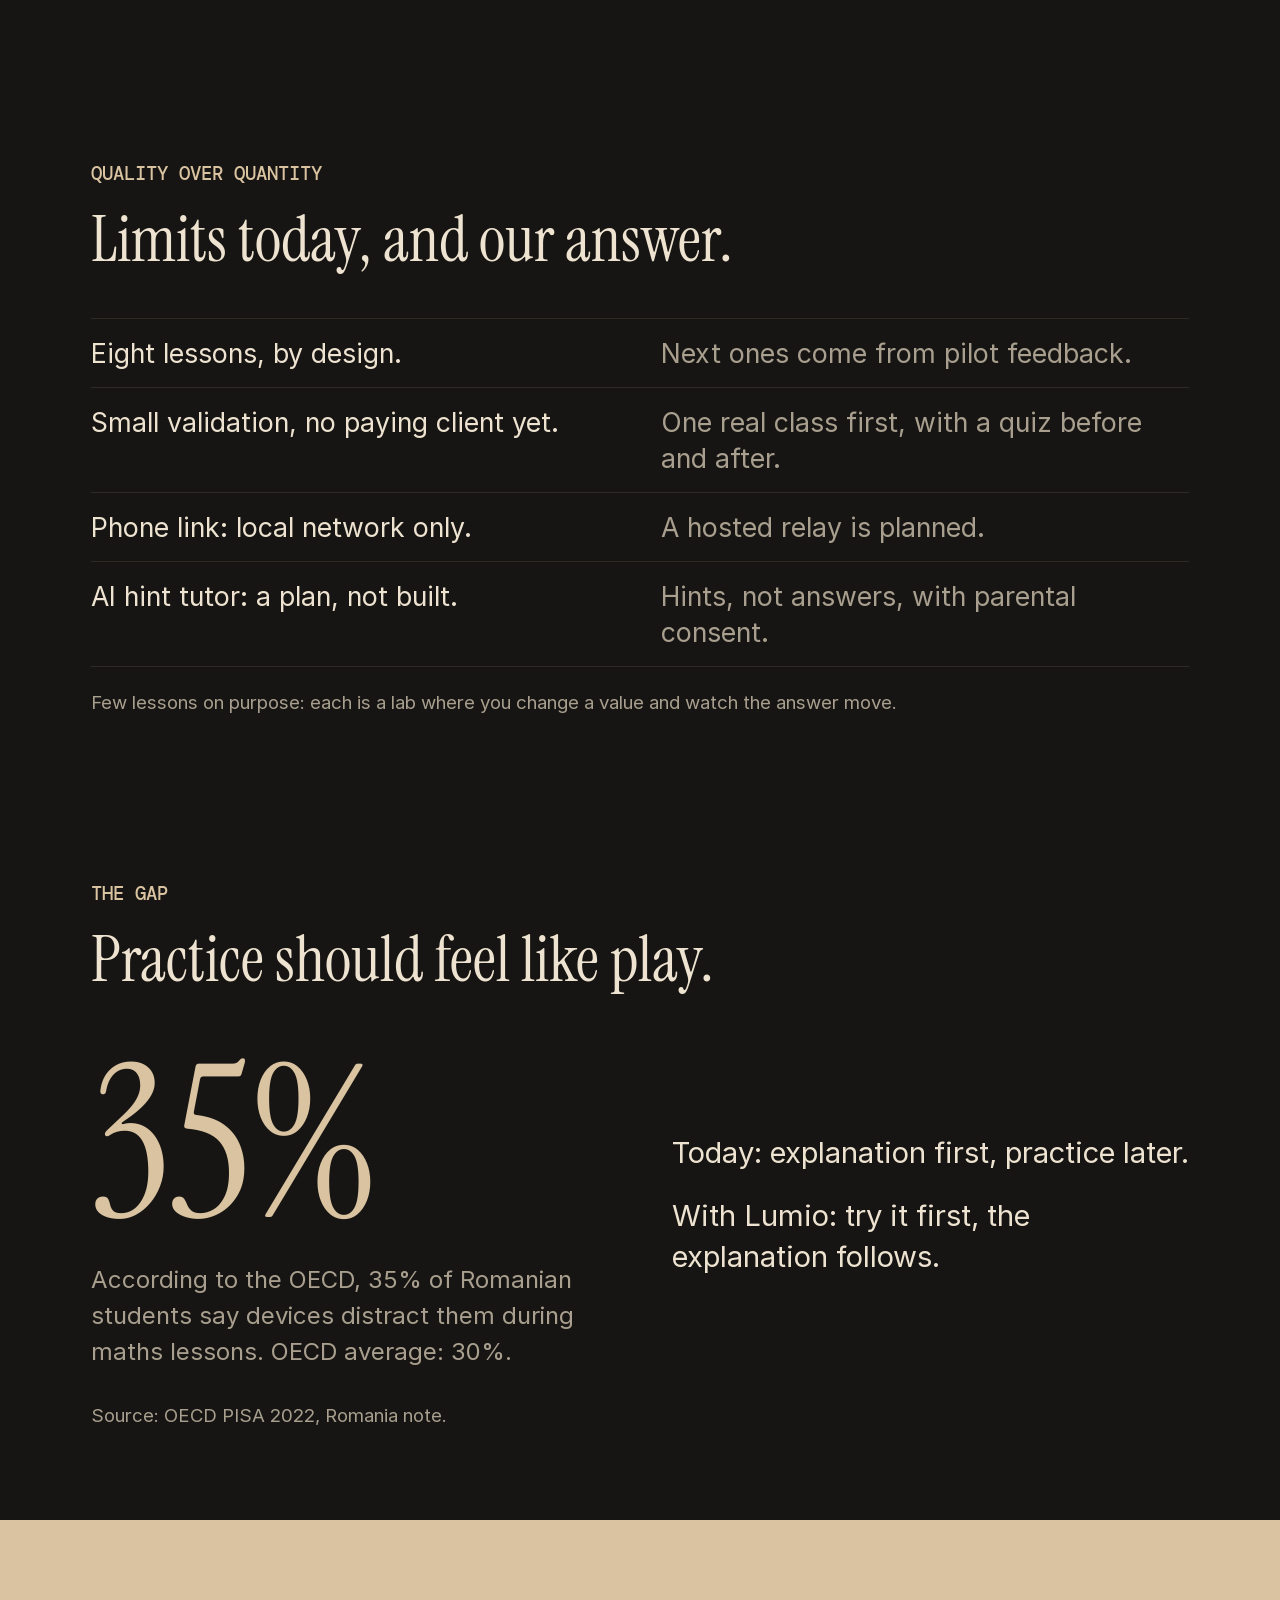
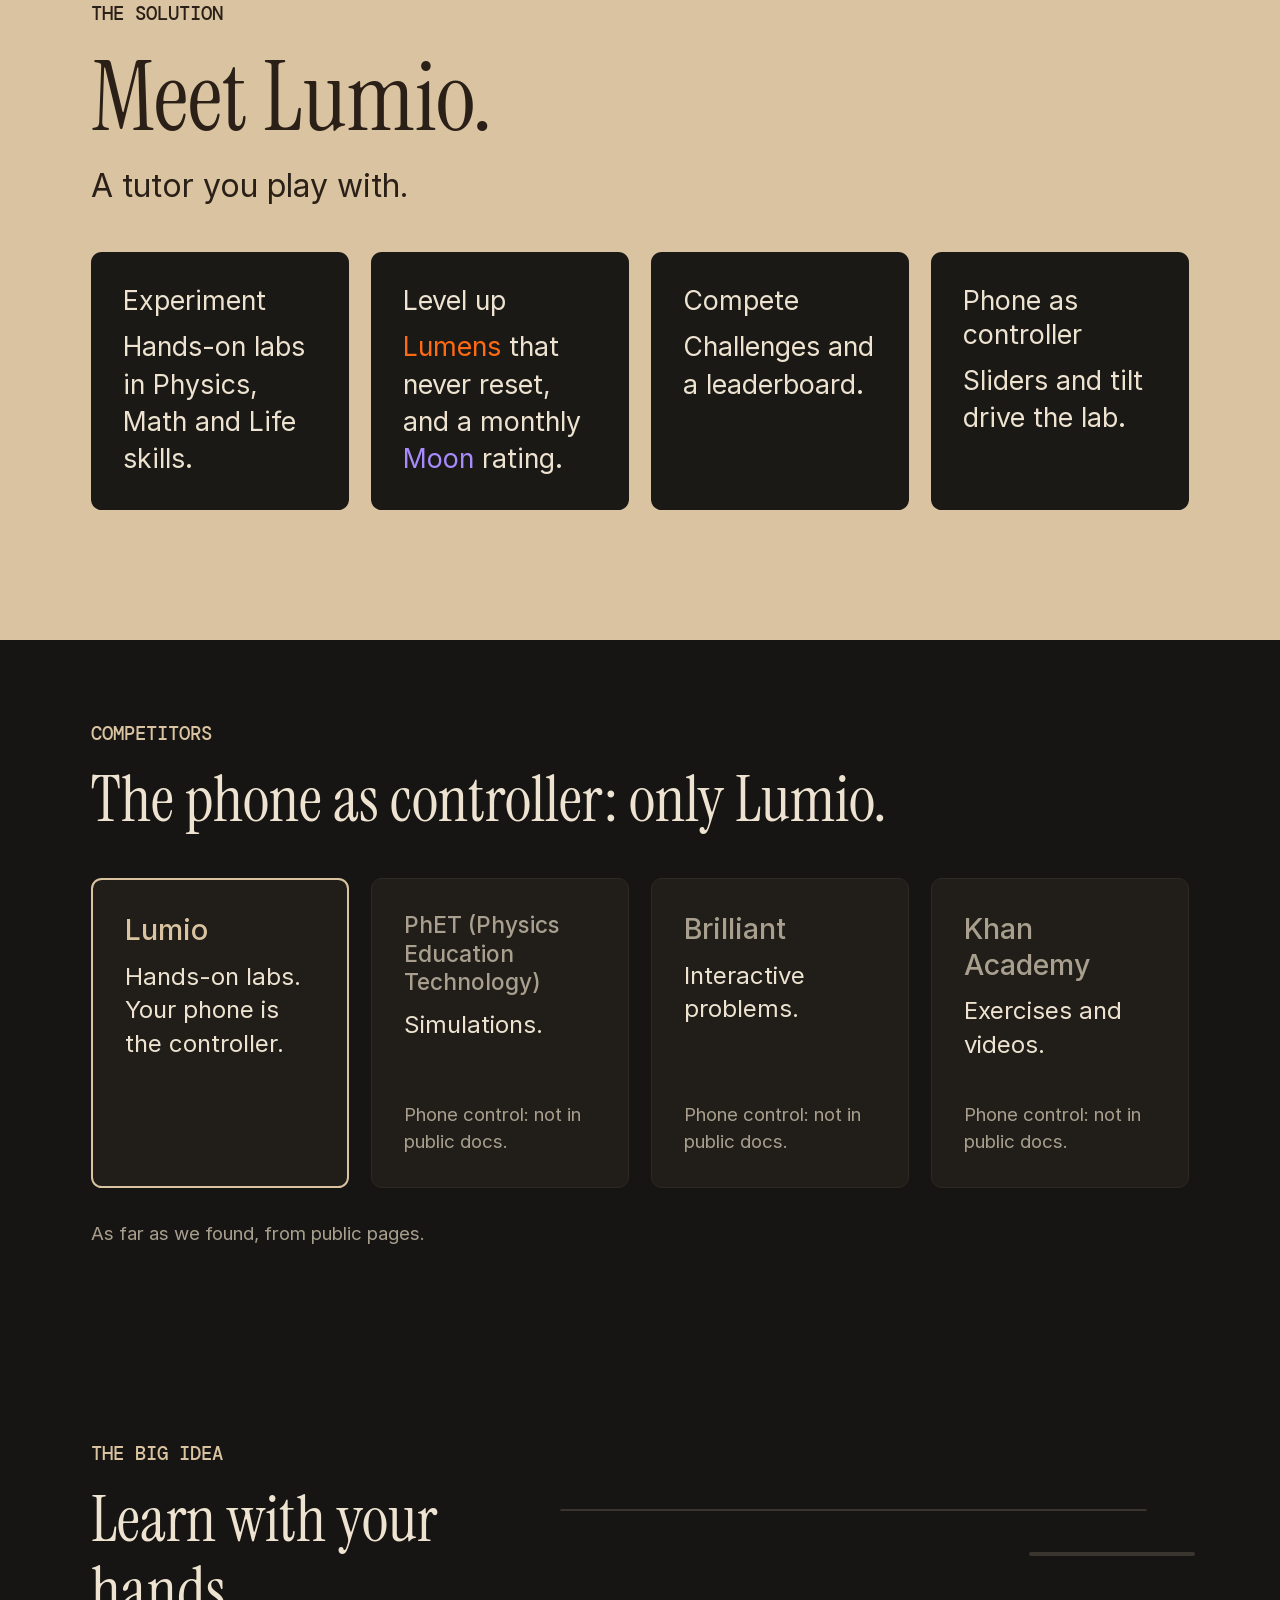
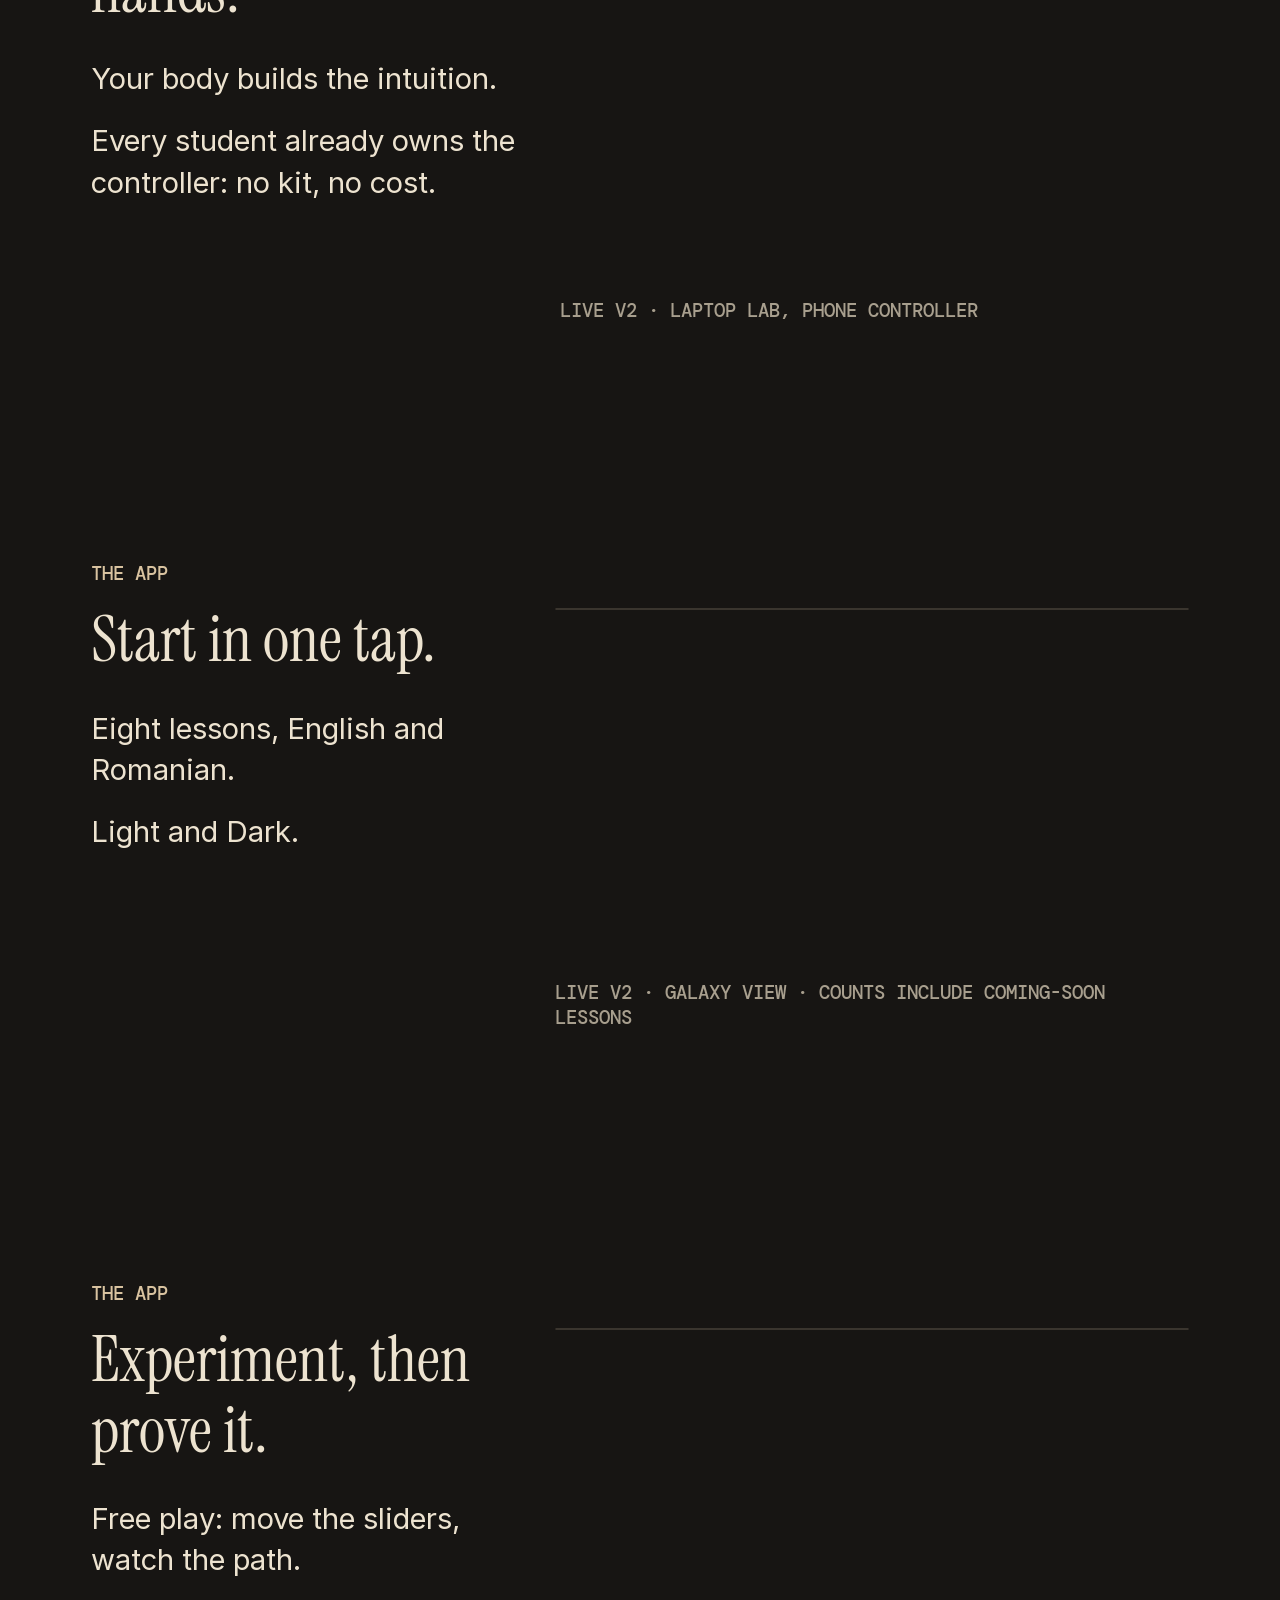
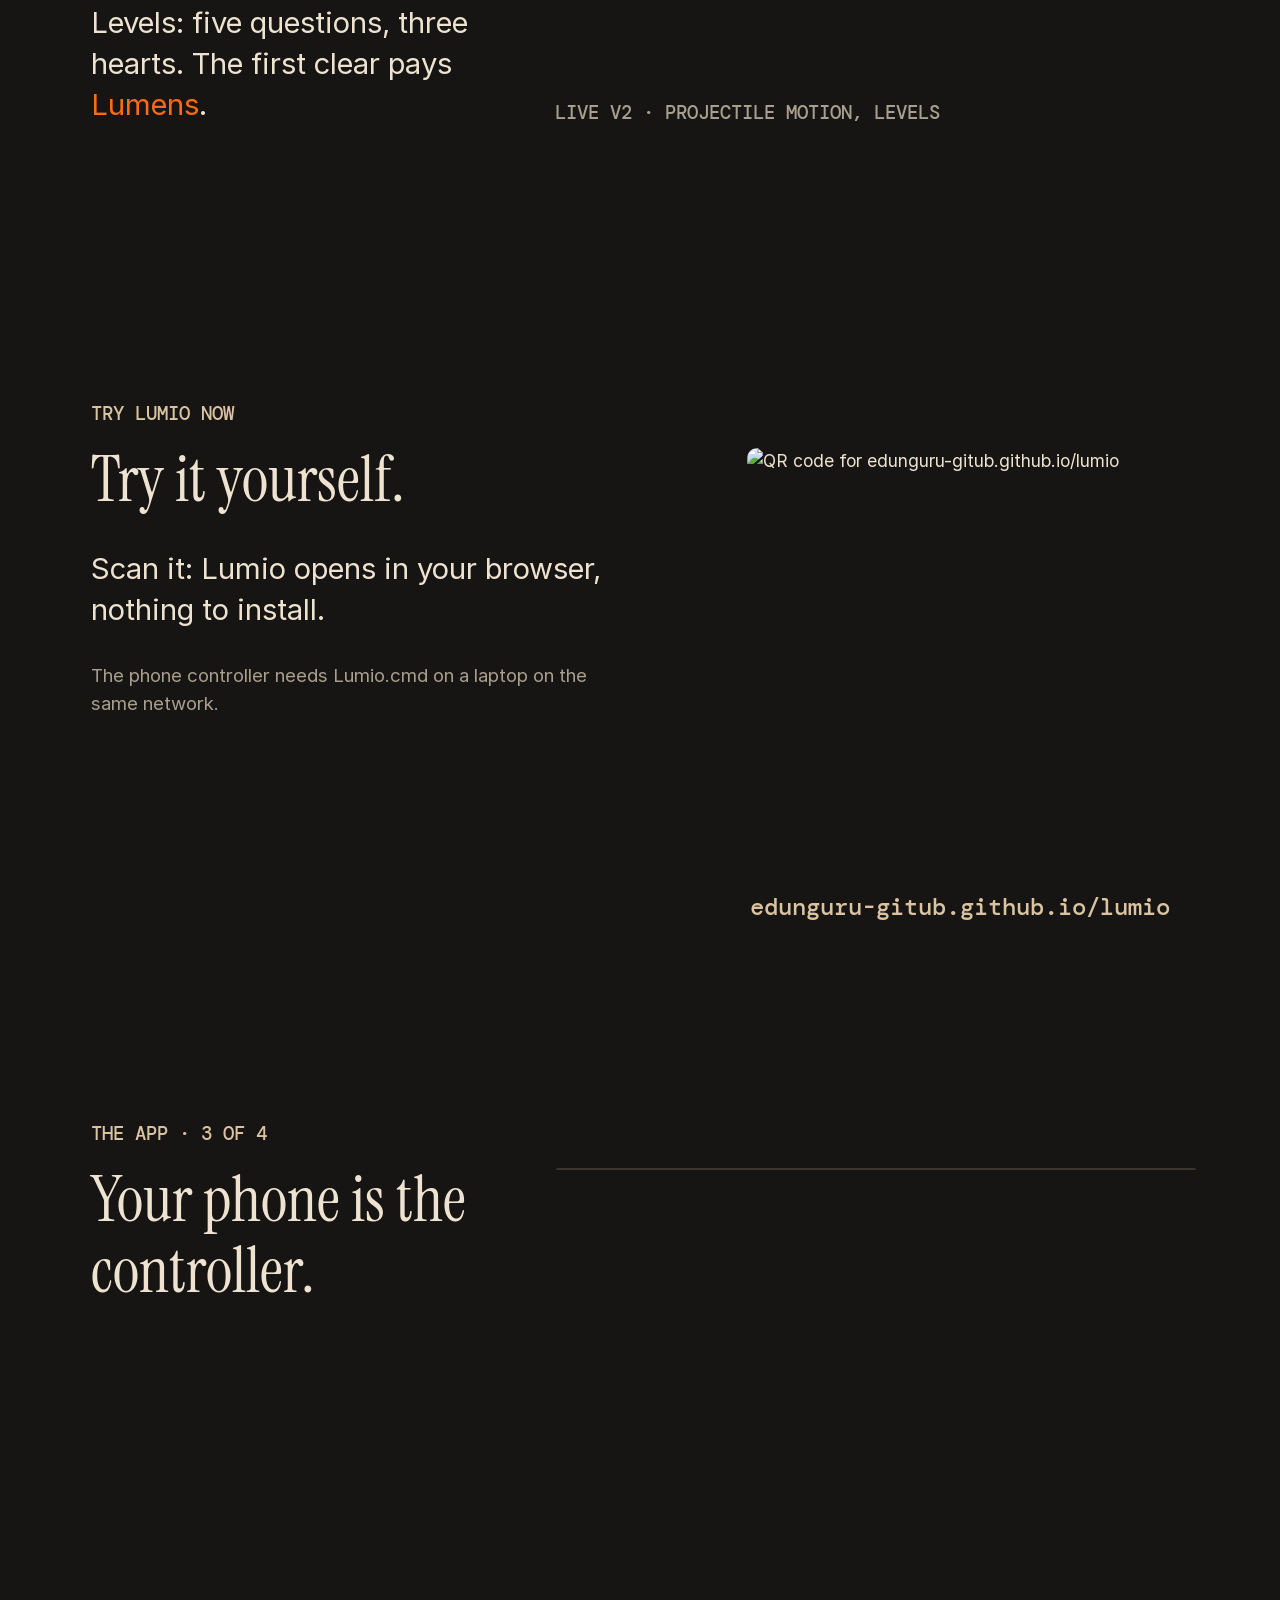
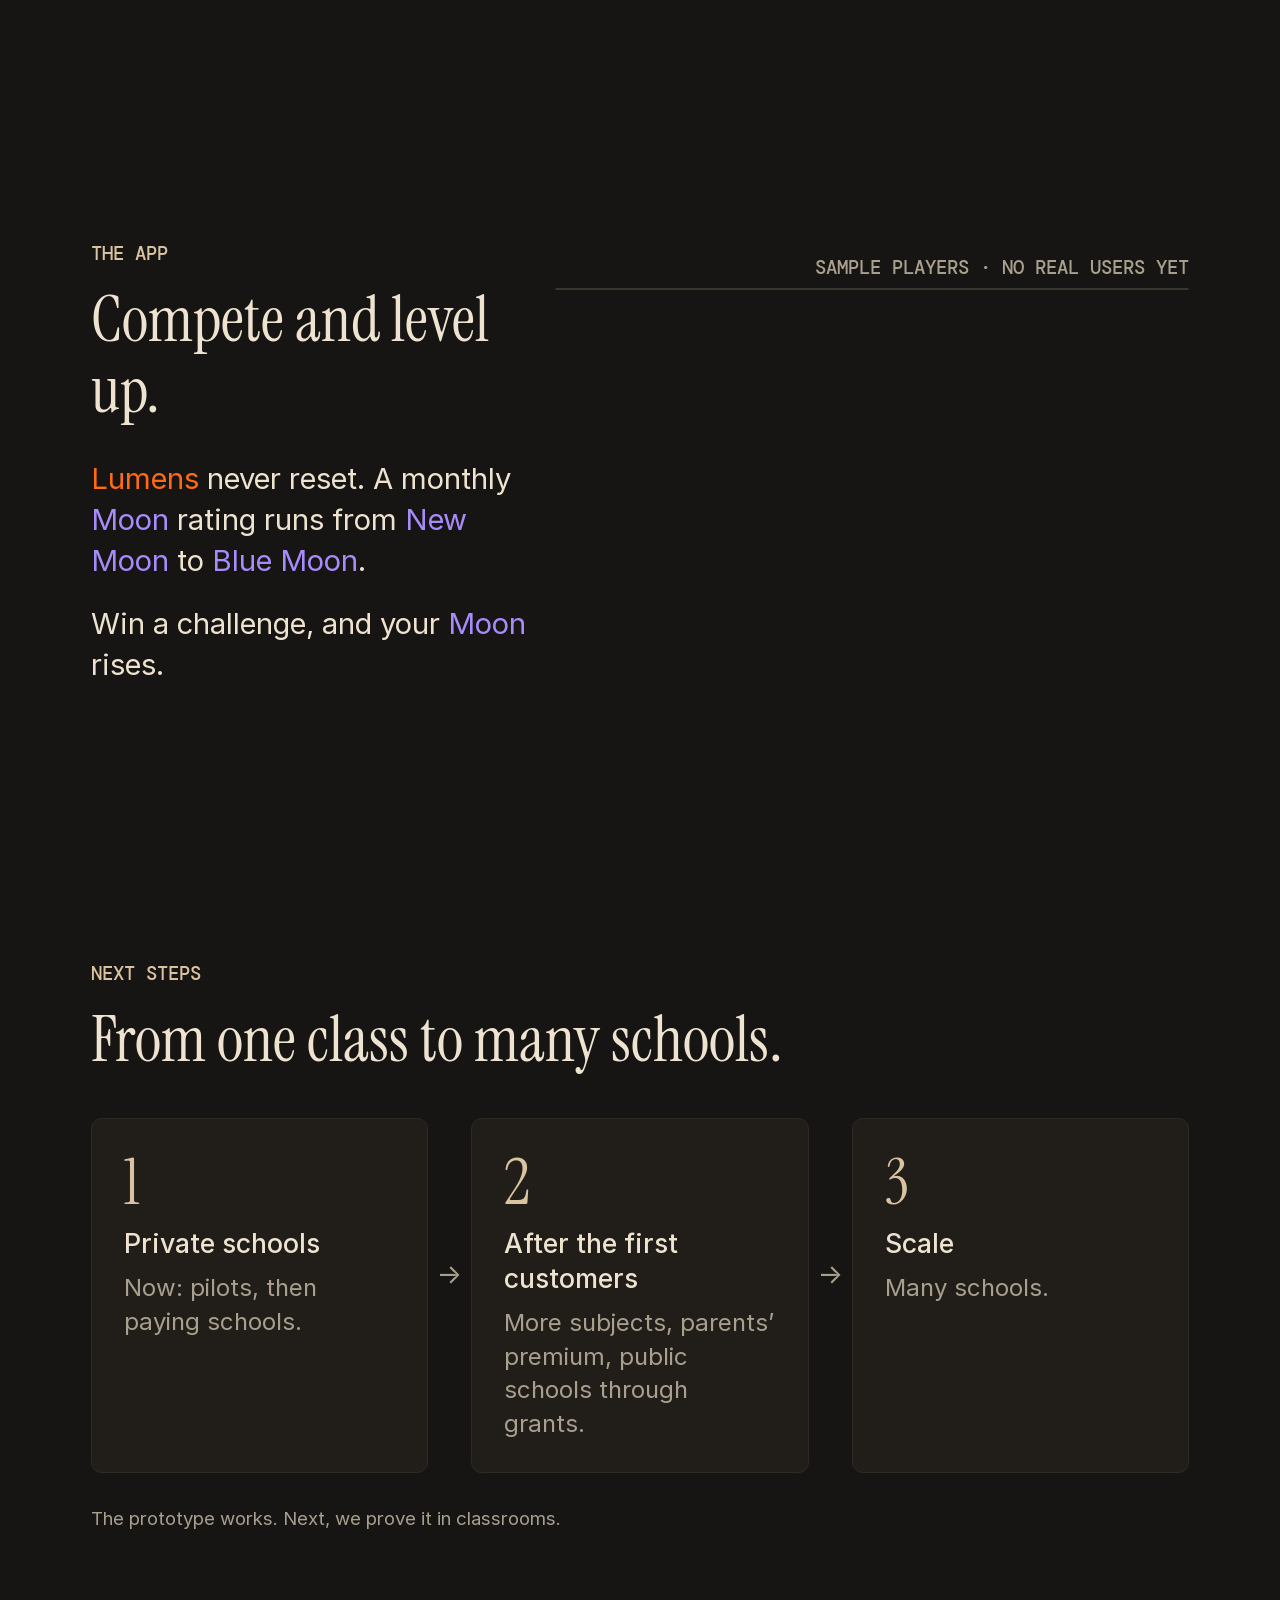
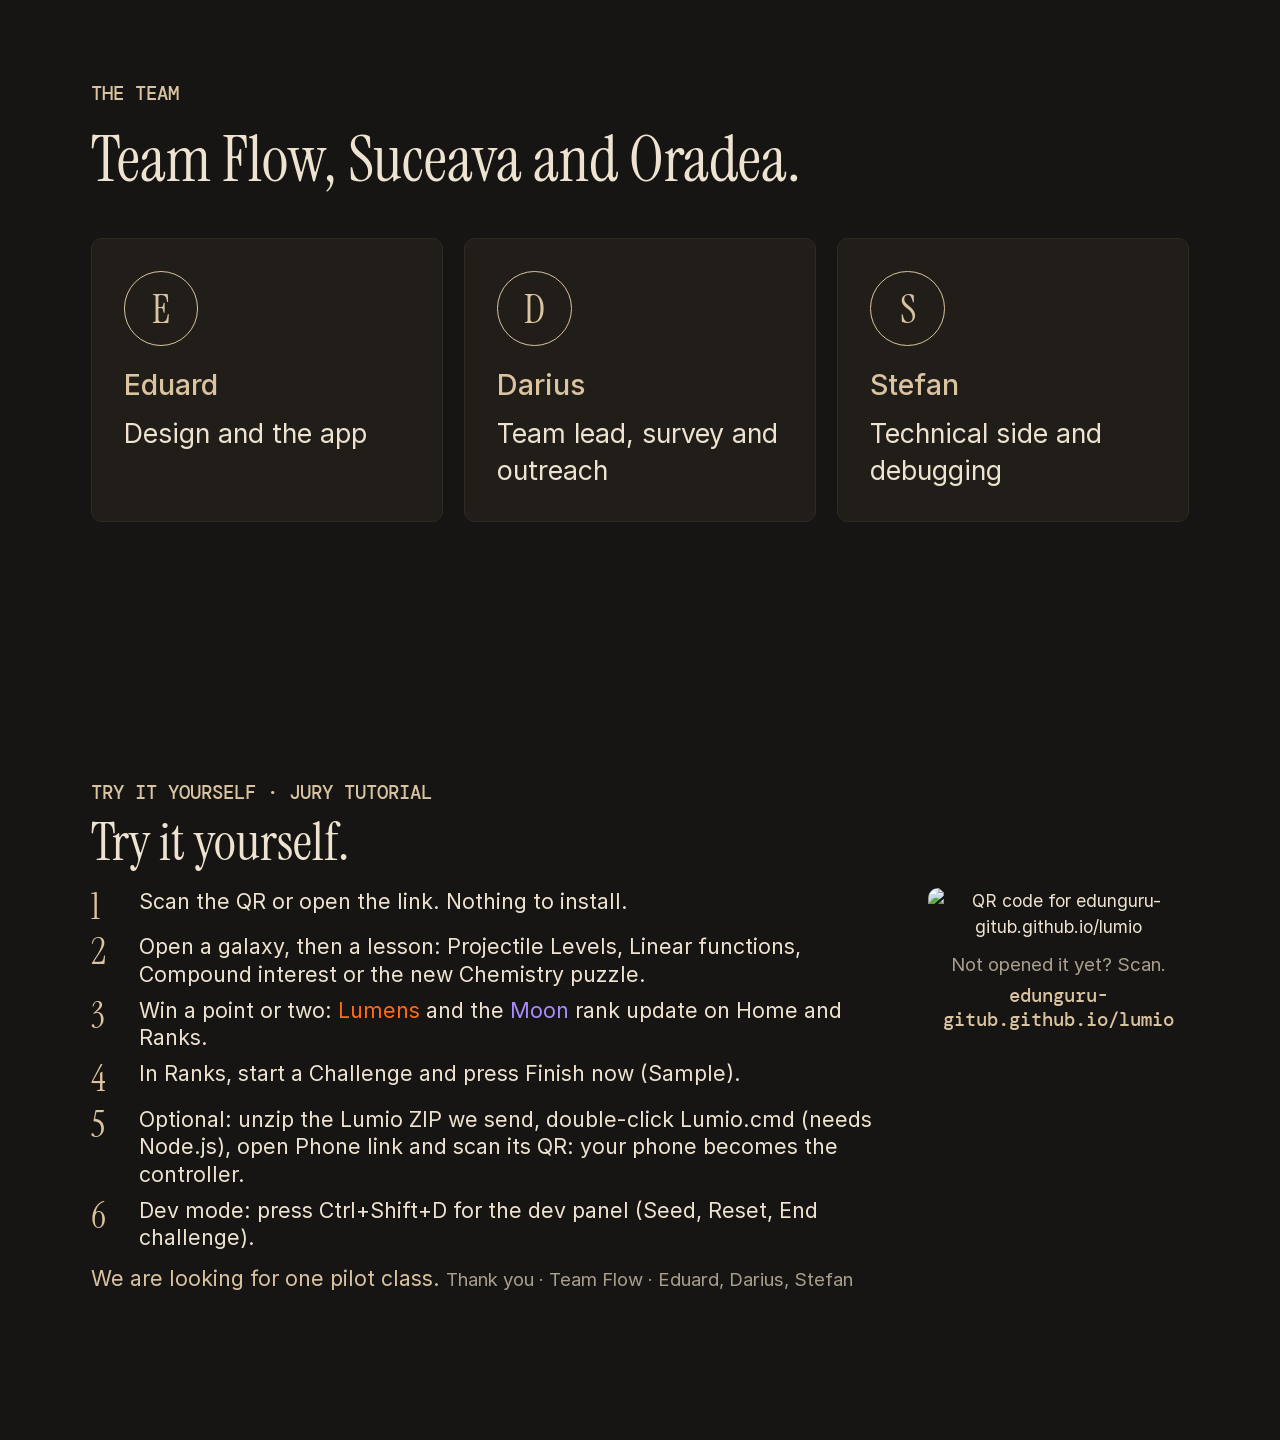
<file: tools/deck/slides.html>
<!doctype html>
<html lang="en"><head><meta charset="utf-8"><title>Lumio stage II new slides</title>
<link rel="stylesheet" href="deck.css">
<style>
/* DRAFT10 declutter (docs/spec-deck-declutter.md): one focal element per slide, max 3 numbers, nothing under 14pt,
   68pt side margins, 8pt grid, one tile style (radius 8). Shared look in deck.css (.hero .cap .pair .funnel .mods). */
.c2{grid-template-columns:1fr 1fr}.c4{grid-template-columns:repeat(4,1fr)}
.lines p{font-size:22pt;line-height:1.4}.tile .cap{font-size:14pt;line-height:1.4}#comp .tile p{font-size:18pt}#comp .tile p.cap{font-size:14pt;line-height:1.4;padding-top:16pt}#comp .tile{min-height:232pt}#s19 .hero-l{font-size:20pt}.funnel .step{height:64pt!important}.lines p+p{margin-top:16pt}
.lum{color:#FF6A13}.moon{color:#A78BFA}
/* screenshot slides */
.split .lcol{width:328pt}.split h1{margin:16pt 0 24pt}
.shot{position:absolute;border:.75pt solid #3A352E;border-radius:8pt;display:block}
.shot.ph{border-radius:8pt;border:2pt solid #3A352E;box-shadow:0 0 0 4pt var(--bg)}
.scap{position:absolute;max-width:476pt;font:500 14pt/1.3 var(--mono);color:var(--muted);text-transform:uppercase}
.url{font:500 18pt/1.3 var(--mono);color:var(--tan)}
/* tan solution page */
.tanpage,.tanpage.slide{background:var(--tan)}.tanpage .k{color:#2B2018}.tanpage h1{font-size:72pt;color:#2B2018;margin:16pt 0 8pt}
.tanpage .lead{font-size:24pt;color:#2B2018;margin-bottom:32pt}
.tanpage .tile{background:#1B1916;border:0}.tanpage .tile h3{color:var(--ink);font:400 20pt/1.25 var(--ui);margin-bottom:8pt}
/* canvas */
.bmc{display:grid;grid-template-columns:repeat(4,1fr);gap:12pt}#s17 h1{margin-bottom:20pt}#s18 .cap{margin-top:16pt!important}.bmc .wide{grid-column:span 2}
.bmc .tile{padding:14pt 16pt}.bmc h3{font:500 14pt/1.25 var(--mono);text-transform:uppercase;color:var(--tan);margin-bottom:8pt}.bmc p{font-size:16pt;line-height:1.4}
.tile.t{background:var(--tan);border-color:var(--tan)}.tile.t p,.tile.t h3{color:#2B2018}
/* why lumio */
.big2{font:400 64pt/1 var(--head);color:var(--ink)}
.lbl{font-size:18pt;line-height:1.35;color:var(--muted);margin-top:8pt}
/* limits */
.rows{border-top:.75pt solid var(--line)}.rows div{display:grid;grid-template-columns:1fr 1fr;gap:32pt;padding:12pt 0;border-bottom:.75pt solid var(--line)}
.rows p{font-size:20pt;line-height:1.35}.rows p+p{color:var(--muted)}
/* next steps path */
.path{display:grid;grid-template-columns:1fr 1fr 1fr;gap:32pt;position:relative}
.path .tile{position:relative}.path .tile+.tile:before{content:'→';position:absolute;left:-26pt;top:40%;font:400 20pt/1 var(--ui);color:var(--muted)}
.path b{display:block;font:400 48pt/1 var(--head);color:var(--tan);margin-bottom:8pt}.path h3{font:500 20pt/1.3 var(--ui);color:var(--ink);margin-bottom:8pt}.path p{font-size:18pt;line-height:1.4;color:var(--muted)}
/* team */
.init{width:56pt;height:56pt;border-radius:50%;border:1pt solid var(--tan);display:grid;place-items:center;font:400 30pt/1 var(--head);color:var(--tan);margin-bottom:16pt}
</style></head><body>

<!-- 8 · Validation upgrade (hero text) -->
<section class="slide" id="s08">
 <div class="k">Validation · next step</div>
 <h1>Next: one real class.</h1>
 <div class="row c2" style="gap:48pt;align-items:start">
  <div><div class="hero m">1 real class</div><p class="cap" style="font-size:18pt;margin-top:16pt">4 weeks, two lessons a week, with the teacher.</p></div>
  <div class="lines"><p>Done: a student survey and live tests.</p><p>Limit: a small sample, no paying customer yet.</p><p>Rules: parental consent, anonymous codes, data stays on the device.</p></div>
 </div>
 <p class="cap" style="margin-top:32pt">We are looking for one pilot class, at private high schools such as Transylvania College.</p>
</section>

<!-- 14 · How it works (modules diagram) -->
<section class="slide" id="s15">
 <div class="k">How it works · since stage I</div>
 <h1>Rebuilt in modules. Live on the web.</h1>
 <div class="mods">
  <div class="shell"><span>Shell: galaxies, camera, zoom</span><span class="cap" style="margin:0">A new lesson is one new file.</span></div>
  <div class="row7"><div class="mod">Algebra</div><div class="mod">Parabola</div><div class="mod">Linear functions</div><div class="mod">Pythagoras</div><div class="mod">Gas</div><div class="mod">Projectile</div><div class="mod">Compound interest</div><div class="mod">Atom puzzle (new)</div></div>
 </div>
 <p class="url" style="margin-top:24pt;font-size:20pt">Live: edunguru-gitub.github.io/lumio</p>
 <p class="cap" style="margin-top:12pt">Kept from stage I: handwriting, phone controller, Levels, Lumens, Moon ranks. Eight lessons: seven from stage I, Chemistry is new. Not in v2 yet: Spanish, podcast mode, 6 colour themes.</p>
</section>

<!-- 15 · AI and data -->
<section class="slide" id="s16">
 <div class="k">AI and data, honestly</div>
 <h1>Built with AI, not sold as AI.</h1>
 <div class="row c2 lines" style="gap:48pt">
  <div><h3 class="sub">In the product</h3><p>None, except the browser’s read-aloud voice.</p></div>
  <div><h3 class="sub">In how we build it</h3><p>Claude agents write and check the code; a human reviews every change.</p></div>
 </div>
 <p class="cap" style="margin-top:40pt">Progress stays in the browser on the device. A hint tutor is a plan, only with parental consent.</p>
</section>

<!-- 16 · Business Model Canvas (stays a canvas: jury lens) -->
<section class="slide" id="s17">
 <div class="k">Business model</div>
 <h1>Free to learn. Private schools pay.</h1>
 <div class="bmc">
  <div class="tile"><h3>Partners, activities</h3><p>Schools for the pilot, no signed partners yet. AI-assisted build.</p></div>
  <div class="tile t"><h3>Value</h3><p>Hands-on labs, EN and RO. Your phone controls the experiment, as far as we found.</p></div>
  <div class="tile"><h3>Channels</h3><p>Students: social media and teachers. Schools: direct contact, then a pilot.</p></div>
  <div class="tile"><h3>Segments</h3><p>Uses: students, grades 9 to 12. Pays: private high schools. Later: parents.</p></div>
  <div class="tile wide"><h3>Costs</h3><p>Small and fixed: accountant, tools, server, domains.</p></div>
  <div class="tile wide t"><h3>Revenue</h3><p>Setup fee 1,500 RON once, plus 1,200 RON per class a year. Students free.</p></div>
 </div>
 <p class="cap" style="margin-top:8pt">The school pays, the student uses.</p>
</section>

<!-- 17 · Go to market -->
<section class="slide" id="s18">
 <div class="k">Go to market</div>
 <h1>Private high schools first.</h1>
 <div class="row" style="grid-template-columns:2fr 1fr;gap:16pt">
  <div class="tile lines"><p><b>Launch platform:</b> private high schools in Romania.</p><p><b>Target schools:</b> Transylvania College (Cluj-Napoca), PREMS (Brasov).</p><p class="muted" style="font-size:18pt">A target segment, not a relationship: no school has agreed to anything yet.</p></div>
  <div style="display:grid;gap:16pt"><div class="tile"><p style="font-size:18pt"><b>Students:</b> free, via teachers and social media.</p></div><div class="tile"><p style="font-size:18pt"><b>Parents:</b> phase 2, via the teacher.</p></div></div>
 </div>
 <p class="cap" style="margin-top:24pt">A pilot class by Dec 2026 is a target.</p>
</section>

<!-- 18 · Costs: hero + paired bars (4,092 fixed vs 5 x 972) -->
<section class="slide" id="s19">
 <div class="k">Costs · plan</div>
 <h1>5 classes cover our running costs.</h1>
 <div class="row" style="grid-template-columns:232pt 1fr;gap:24pt;align-items:center">
 <div><div class="hero">5</div><p class="hero-l">classes to break even</p></div>
 <div class="pair">
  <p>Estimated running costs a year: 4,092 RON, excluding salaries</p><div class="bar fix" style="width:471pt"></div>
  <p>One class leaves us 972 RON a year</p><div class="bar cls" style="width:560pt"><i class="blk"></i><i class="blk"></i><i class="blk"></i><i class="blk"></i><i class="blk"></i></div>
  <p class="cap" style="font-size:14pt">Five classes together pass the fixed costs.</p>
 </div></div>
 <p class="cap" style="margin-top:24pt">Running costs only. Start-up cost is extra.</p>
</section>

<!-- 19 · Theoretical X: one funnel -->
<section class="slide" id="s19b">
 <div class="k">Year 1 · theoretical scenario</div>
 <h1>A theoretical two schools in year one.</h1>
 <div class="row" style="grid-template-columns:1fr 264pt;gap:32pt;align-items:start">
  <div class="funnel">
   <div class="step" style="width:100%">50 private high schools contacted</div>
   <div class="step" style="width:56%">6 start a pilot</div>
   <div class="step hi" style="width:24%"><b>2</b> pay</div>
  </div>
  <div class="tile"><p class="cap tan" style="font-size:18pt;margin:0">A theoretical scenario, not a forecast. No paying client yet.</p><p class="cap" style="font-size:18pt;margin-top:16pt">Base case: close to break-even in year one (an estimate).</p></div>
 </div>
</section>

<!-- 20 · KPIs: three targets -->
<section class="slide" id="s20">
 <div class="k">KPIs and impact</div>
 <h1>We measure learning, not clicks.</h1>
 <div class="row c3" style="min-height:0">
  <div class="tile"><div class="hero s">60%</div><p class="kl">of the class active each week</p></div>
  <div class="tile"><div class="hero s">+20%</div><p class="kl">quiz score, before and after</p></div>
  <div class="tile"><div class="hero s">1 in 3</div><p class="kl">pilots turn into paying schools</p></div>
 </div>
 <p class="cap" style="margin-top:24pt">Targets, not results. Teachers report with anonymous codes.</p>
</section>

<!-- 23 · Why Lumio (QR removed; numbers: docs/research/tutoring-cost-model.md, 15,000 = estimate) -->
<section class="slide" id="team">
 <div class="k">Why Lumio</div>
 <h1>Cheaper than a tutor.</h1>
 <div class="row" style="grid-template-columns:1fr 1fr;gap:48pt;align-items:start">
  <div>
   <div class="big2">5,250 RON</div><p class="lbl">a year of maths tutoring, one hour a week (our quoted rate)</p>
   <div class="big2" style="margin-top:24pt">15,000 RON</div><p class="lbl">a BAC year, three subjects (our estimate)</p>
  </div>
  <div><p class="lbl" style="color:var(--tan);margin:0 0 4pt;font-size:24pt">About</p><div class="hero m">55 lei</div><p class="lbl" style="color:var(--ink)">per student per year, with Lumio</p></div>
 </div>
 <p class="cap tan" style="margin-top:24pt">Lumio complements a tutor, it does not replace one.</p>
</section>

<!-- 21 · Limits -->
<section class="slide" id="limits">
 <div class="k">Quality over quantity</div>
 <h1>Limits today, and our answer.</h1>
 <div class="rows">
  <div><p>Eight lessons, by design.</p><p>Next ones come from pilot feedback.</p></div>
  <div><p>Small validation, no paying client yet.</p><p>One real class first, with a quiz before and after.</p></div>
  <div><p>Phone link: local network only.</p><p>A hosted relay is planned.</p></div>
  <div><p>AI hint tutor: a plan, not built.</p><p>Hints, not answers, with parental consent.</p></div>
 </div>
 <p class="cap" style="margin-top:16pt">Few lessons on purpose: each is a lab where you change a value and watch the answer move.</p>
</section>

<!-- 3 · The gap (hero 35%) -->
<section class="slide" id="gap">
 <div class="k">The gap</div>
 <h1>Practice should feel like play.</h1>
 <div class="row c2" style="gap:48pt;align-items:center">
  <div><div class="hero">35%</div><p class="cap" style="font-size:18pt;margin-top:8pt">According to the OECD, 35% of Romanian students say devices distract them during maths lessons. OECD average: 30%.</p></div>
  <div class="lines"><p>Today: explanation first, practice later.</p><p>With Lumio: try it first, the explanation follows.</p></div>
 </div>
 <p class="cap" style="margin-top:24pt">Source: OECD PISA 2022, Romania note.</p>
</section>

<!-- 4 · The solution (tan page) -->
<section class="slide tanpage" id="sol">
 <div class="k">The solution</div>
 <h1>Meet Lumio.</h1>
 <p class="lead">A tutor you play with.</p>
 <div class="row c4" style="gap:16pt">
  <div class="tile"><h3>Experiment</h3><p>Hands-on labs in Physics, Math and Life skills.</p></div>
  <div class="tile"><h3>Level up</h3><p><span class="lum">Lumens</span> that never reset, and a monthly <span class="moon">Moon</span> rating.</p></div>
  <div class="tile"><h3>Compete</h3><p>Challenges and a leaderboard.</p></div>
  <div class="tile"><h3>Phone as controller</h3><p>Sliders and tilt drive the lab.</p></div>
 </div>
</section>

<!-- 5 · Competitors (cards) -->
<section class="slide" id="comp">
 <div class="k">Competitors</div>
 <h1>The phone as controller: only Lumio.</h1>
 <div class="row c4" style="gap:16pt">
  <div class="tile" style="border:1.5pt solid var(--tan)"><h3>Lumio</h3><p>Hands-on labs. Your phone is the controller.</p></div>
  <div class="tile"><h3 class="m" style="font-size:17pt">PhET (Physics Education Technology)</h3><p>Simulations.</p><p class="cap" style="margin-top:auto">Phone control: not in public docs.</p></div>
  <div class="tile"><h3 class="m">Brilliant</h3><p>Interactive problems.</p><p class="cap" style="margin-top:auto">Phone control: not in public docs.</p></div>
  <div class="tile"><h3 class="m">Khan Academy</h3><p>Exercises and videos.</p><p class="cap" style="margin-top:auto">Phone control: not in public docs.</p></div>
 </div>
 <p class="cap" style="margin-top:24pt">As far as we found, from public pages.</p>
</section>

<!-- 9 · Big idea (phone as controller; the old page 13 is merged here) -->
<section class="slide split" id="idea">
 <div class="lcol">
  <div class="k">The big idea</div>
  <h1>Learn with your hands.</h1>
  <div class="lines"><p>Your body builds the intuition.</p><p>Every student already owns the controller: no kit, no cost.</p></div>
 </div>
 <img class="shot" data-shot="gas.png" style="left:420pt;top:112pt;width:440pt" alt="">
 <img class="shot ph" data-shot="phone.png" style="left:772pt;top:144pt;width:124pt" alt="">
 <div class="scap" style="left:420pt;top:404pt">Live v2 · laptop lab, phone controller</div>
</section>

<!-- 10 · The app 1 of 3 -->
<section class="slide split" id="app1">
 <div class="lcol">
  <div class="k">The app</div>
  <h1>Start in one tap.</h1>
  <div class="lines"><p>Eight lessons, English and Romanian.</p><p>Light and Dark.</p></div>
 </div>
 <img class="shot" data-shot="galaxy.png" style="left:416pt;top:96pt;width:476pt" alt="">
 <div class="scap" style="left:416pt;top:376pt">Live v2 · galaxy view · counts include coming-soon lessons</div>
</section>

<!-- 11 · The app 2 (projectile Levels) -->
<section class="slide split" id="app2">
 <div class="lcol">
  <div class="k">The app</div>
  <h1>Experiment, then prove it.</h1>
  <div class="lines"><p>Free play: move the sliders, watch the path.</p><p>Levels: five questions, three hearts. The first clear pays <span class="lum">Lumens</span>.</p></div>
 </div>
 <img class="shot" data-shot="proj-levels.png" style="left:416pt;top:96pt;width:476pt" alt="">
 <div class="scap" style="left:416pt;top:376pt">Live v2 · Projectile motion, Levels</div>
</section>

<!-- 12 · Try Lumio now: the only QR -->
<section class="slide split" id="try">
 <div class="lcol" style="width:400pt">
  <div class="k">Try Lumio now</div>
  <h1>Try it yourself.</h1>
  <p style="font-size:22pt;line-height:1.4">Scan it: Lumio opens in your browser, nothing to install.</p>
  <p class="cap" style="margin-top:24pt">The phone controller needs Lumio.cmd on a laptop on the same network.</p>
 </div>
 <img data-shot="qr.png" style="position:absolute;left:560pt;top:96pt;width:320pt;border-radius:8pt" alt="QR code for edunguru-gitub.github.io/lumio">
 <div class="url" style="position:absolute;left:520pt;top:428pt;width:400pt;text-align:center">edunguru-gitub.github.io/lumio</div>
</section>

<!-- not in the deck order since DRAFT8 (merged into 'idea'); kept so section numbering n1-n21 stays stable -->
<section class="slide split" id="app3">
 <div class="lcol">
  <div class="k">The app · 3 of 4</div>
  <h1>Your phone is the controller.</h1>
 </div>
 <img class="shot" data-shot="gas-float.png" style="left:417pt;top:96pt;width:480pt" alt="">
</section>

<!-- 13 · Ranks -->
<section class="slide split" id="app4">
 <div class="lcol">
  <div class="k">The app</div>
  <h1>Compete and level up.</h1>
  <div class="lines"><p><span class="lum">Lumens</span> never reset. A monthly <span class="moon">Moon</span> rating runs from <span class="moon">New Moon</span> to <span class="moon">Blue Moon</span>.</p><p>Win a challenge, and your <span class="moon">Moon</span> rises.</p></div>
 </div>
 <div class="scap" style="left:416pt;top:72pt;width:476pt;text-align:right">Sample players · no real users yet</div>
 <img class="shot" data-shot="ranks.png" style="left:416pt;top:96pt;width:476pt" alt="">
</section>

<!-- 22 · Next steps: three-step path -->
<section class="slide" id="next">
 <div class="k">Next steps</div>
 <h1>From one class to many schools.</h1>
 <div class="path">
  <div class="tile"><b>1</b><h3>Private schools</h3><p>Now: pilots, then paying schools.</p></div>
  <div class="tile"><b>2</b><h3>After the first customers</h3><p>More subjects, parents’ premium, public schools through grants.</p></div>
  <div class="tile"><b>3</b><h3>Scale</h3><p>Many schools.</p></div>
 </div>
 <p class="cap" style="margin-top:24pt">The prototype works. Next, we prove it in classrooms.</p>
</section>

<!-- 24 · The team -->
<section class="slide" id="crew">
 <div class="k">The team</div>
 <h1>Team Flow, Suceava and Oradea.</h1>
 <div class="row c3" style="min-height:0">
  <div class="tile"><div class="init">E</div><h3>Eduard</h3><p>Design and the app</p></div>
  <div class="tile"><div class="init">D</div><h3>Darius</h3><p>Team lead, survey and outreach</p></div>
  <div class="tile"><div class="init">S</div><h3>Stefan</h3><p>Technical side and debugging</p></div>
 </div>
</section>

<!-- 25 · Try it yourself: jury tutorial + the same QR as slide 12 (steps verified against live v2, 28 Nov) -->
<section class="slide" id="tut" style="padding-top:48pt">
 <div class="k">Try it yourself · jury tutorial</div>
 <h1 style="font-size:40pt;margin:8pt 0 12pt">Try it yourself.</h1>
 <div style="display:grid;grid-template-columns:1fr 196pt;gap:32pt;align-items:start">
  <ol class="steps">
   <li><b>1</b><span>Scan the QR or open the link. Nothing to install.</span></li>
   <li><b>2</b><span>Open a galaxy, then a lesson: Projectile Levels, Linear functions, Compound interest or the new Chemistry puzzle.</span></li>
   <li><b>3</b><span>Win a point or two: <span class="lum">Lumens</span> and the <span class="moon">Moon</span> rank update on Home and Ranks.</span></li>
   <li><b>4</b><span>In Ranks, start a Challenge and press Finish now (Sample).</span></li>
   <li><b>5</b><span>Optional: unzip the Lumio ZIP we send, double-click Lumio.cmd (needs Node.js), open Phone link and scan its QR: your phone becomes the controller.</span></li>
   <li><b>6</b><span>Dev mode: press Ctrl+Shift+D for the dev panel (Seed, Reset, End challenge).</span></li>
  </ol>
  <div style="text-align:center"><img data-shot="qr.png" style="width:196pt;border-radius:8pt;display:block" alt="QR code for edunguru-gitub.github.io/lumio"><p class="cap" style="margin-top:8pt;max-width:none">Not opened it yet? Scan.</p><p class="url" style="font-size:14pt;margin-top:4pt">edunguru-gitub.github.io/lumio</p></div>
 </div>
 <p class="cap tan" style="margin-top:8pt;font-size:16pt;max-width:none">We are looking for one pilot class. <span class="muted" style="font-size:14pt">Thank you · Team Flow · Eduard, Darius, Stefan</span></p>
</section>
</body></html>
</file>
<file: v2/css/tokens.css>
:root{
  --bg:#171513;--card:#211E1A;--line:#2E2A24;--ink:#EDE3D0;--muted:#A89F8E;--tan:#D9C3A0;
  --hint-orange:#E8A33D;--lumens:#FF6A13;--moon:#A78BFA;--lumens-text:#FF6A13;--moon-text:#A78BFA;
  --sky:#EDE3D0;--sky-a:1;--core-glow:#EDE3D0;
  --bg-hi:#2A2219;--glow:#3A2C1C;
  --physics:#7FB0C0;--math:#9DBF9E;--spanish:#C98B8B;--life:#D9C3A0;--chemistry:#A9B665;
  --r1:8px;--r2:12px;--r3:20px;--t:.3s;
  --head:'Caladea',Georgia,serif;--ui:'Inter',system-ui,-apple-system,'Segoe UI',sans-serif;
  --mono:ui-monospace,'SF Mono',Menlo,Consolas,monospace;
  color-scheme:dark;
}
*{box-sizing:border-box;margin:0}
#main .hint-orange,.hint-orange{color:var(--hint-orange)}
html,body{height:100%}
body{background:var(--bg);color:var(--ink);font:400 15px/1.5 var(--ui);display:flex;flex-direction:column;overflow:hidden}
button{font:inherit;color:inherit;cursor:pointer}
:focus-visible{outline:2px solid var(--tan);outline-offset:2px}
#bar{height:56px;flex:none;display:flex;align-items:center;gap:12px;padding:0 16px;border-bottom:1px solid var(--line);position:relative;z-index:3;background:var(--bg)}
.word{font:400 64px/1 var(--head);margin-right:4px;white-space:nowrap}
.word svg{display:inline-block;width:.256em;height:.28em;vertical-align:.483em;margin:0 -.27em 0 .014em;fill:var(--tan)}
#back{height:36px;padding:0 14px;background:transparent;border:1px solid var(--line);border-radius:var(--r1);color:var(--ink);transition:opacity var(--t)}
#back:disabled{opacity:.35;cursor:default}
#crumb{flex:1;min-width:0;color:var(--muted);white-space:nowrap;overflow:hidden;text-overflow:ellipsis}
#main{flex:1;position:relative;min-height:0}
#stage,#tabs,#lesson{position:absolute;inset:0}
#stage{background:radial-gradient(circle at 88% 92%,color-mix(in srgb,var(--glow) 25%,transparent),transparent 45%),radial-gradient(ellipse at 30% 0%,var(--bg-hi),var(--bg) 60%)}
#cv{position:absolute;inset:0;width:100%;height:100%;display:block;transition:opacity .25s}
#hint{position:absolute;left:0;right:0;bottom:40px;text-align:center;color:var(--ink);font-size:20px;line-height:1.3;opacity:0;pointer-events:none;transition:opacity var(--t)}
#hint.on{opacity:1}
#ghead{position:absolute;top:24px;left:80px;right:80px;display:flex;justify-content:space-between;align-items:flex-start;gap:16px;pointer-events:none}
#ghead[hidden],body[data-view=galaxy]:not([data-level=planet]) #back{display:none}
#ghead button{pointer-events:auto}
.head{min-width:0;flex:1}.head small{display:block;color:var(--muted);font-size:14px}
.head h2{font:400 64px/1.1 var(--head);color:var(--c);overflow-wrap:anywhere}
.pbar{width:280px;max-width:100%;height:3px;background:var(--line);border-radius:2px;margin-top:10px}.pbar i{display:block;height:100%;background:var(--c);border-radius:2px}
.cnt{font-size:12px;color:var(--muted);margin-top:8px}
#ctl{position:absolute;right:24px;bottom:24px;display:flex;align-items:center;gap:6px;padding:5px 5px 5px 14px;background:var(--card);border:1px solid var(--line);border-radius:14px}
#ctl button{height:30px;min-width:34px;background:var(--line);border:0;border-radius:var(--r1);color:var(--ink)}
#ctl #cback{background:none;padding:0 8px 0 0;min-width:0}#ctl button:disabled{opacity:.35;cursor:default}
.btn-primary.sm{height:44px;padding:0 18px;font-size:15px;flex:none}
body[data-view=galaxy] #tabs,body[data-view=tabs] #stage{display:none}
#tabs{overflow:auto;padding:24px 16px}
.list{max-width:560px;margin:0 auto;display:flex;flex-direction:column}
.list>h2{font:400 44px var(--head);margin-bottom:12px}
.thead{display:flex;gap:12px;align-items:flex-start;margin-bottom:16px}.thead .head h2{font-size:44px}.thead canvas{width:110px;height:110px;flex:none}
.row{display:flex;align-items:center;gap:14px;height:48px;padding:0 4px;background:none;border:0;border-bottom:1px solid var(--line);border-radius:0;text-align:left;width:100%}
.row.dim{opacity:.4}.row .ix{width:20px;color:var(--muted);font-size:14px}
.row .n{flex:1;font-weight:500;font-size:16px}.row .v{font-size:13px;color:var(--muted)}
.spk{display:flex;gap:3px}.spk svg{width:10px;height:11px;fill:none;stroke:var(--tan);stroke-width:4}.spk svg.on{fill:var(--tan)}
.list .btn-primary{width:100%;margin-top:20px}
#tabbar{display:none;flex:none;height:56px;padding:6px 8px;gap:4px;border-top:1px solid var(--line)}
#tabbar button{flex:1;background:none;border:0;border-radius:10px;color:var(--muted);font-size:13px}
#tabbar [aria-current=page]{background:var(--card);color:var(--ink)}#tabbar button:disabled{opacity:.4;cursor:default}
#lesson{background:var(--bg);overflow:auto;opacity:0;visibility:hidden;transition:opacity var(--t),visibility 0s var(--t)}
#lesson.on{opacity:1;visibility:visible;transition:opacity var(--t)}
.lesson-in{max-width:560px;margin:0 auto;padding:48px 16px;display:flex;flex-direction:column;gap:20px}
.lesson-in h1{font:400 40px/1.15 var(--head)}
.lesson-in p{color:var(--muted)}
.btn-primary{height:60px;padding:0 28px;background:transparent;border:1px solid var(--c);border-radius:var(--r2);color:var(--c);font-weight:500;font-size:16px;transition:transform .25s,opacity .25s}
.btn-primary:focus-visible{outline-color:var(--c)}
@media (hover:hover){.btn-primary:hover{opacity:.8}}
.btn-primary:active{transform:scale(.98)}
@media (max-width:699px){.word{font-size:36px}.lesson-in h1{font-size:32px}#tabbar{display:flex}#ghead{left:16px;right:16px;flex-direction:column}.head h2{font-size:40px}#hint{font-size:16px;bottom:72px}}
@media (prefers-reduced-motion:reduce){.btn-primary:active{transform:none}}
.lab-cv{display:block;width:100%;height:300px;border:1px solid var(--line);border-radius:var(--r2);background:var(--card);touch-action:none}
.formula{font:700 24px/1.3 var(--head);text-align:center;overflow-wrap:anywhere}
.sl{display:grid;grid-template-columns:24px 1fr 64px;align-items:center;gap:12px;min-height:44px}
.sl b{font:600 15px var(--mono)}.sl output{font:13px var(--mono);color:var(--muted);text-align:right}
.sl input{width:100%;accent-color:var(--c)}
.chips{display:flex;flex-wrap:wrap;gap:8px}
.chip{height:40px;padding:0 14px;background:transparent;border:1px solid var(--line);border-radius:var(--r1);color:var(--ink);transition:opacity .25s}
@media (hover:hover){.chip:hover{opacity:.75}}
.tiles{display:grid;grid-template-columns:1fr 1fr;gap:8px}
.tile{background:var(--card);border:1px solid var(--line);border-radius:var(--r2);padding:10px 12px;min-width:0}
.tile small{display:block;color:var(--muted);font-size:12px}.tile b{font:500 14px var(--mono);overflow-wrap:anywhere}
.quest{padding:12px 14px;border:1px solid var(--line);border-radius:var(--r2);color:var(--muted);transition:color .3s,border-color .3s}
.quest.done{border-color:var(--c);color:var(--c)}
.badge{align-self:center;padding:4px 12px;border:1px solid var(--c);border-radius:var(--r1);color:var(--c);font:500 14px var(--mono);transition:opacity .3s}
.badge:empty{opacity:0}
.eq{font:700 36px/1.2 var(--head);text-align:center;padding:28px 12px;background:var(--card);border:1px solid var(--line);border-radius:var(--r3);overflow-wrap:anywhere}
.eq small{display:block;font:400 15px var(--ui);color:var(--muted);margin-top:10px}
.dots{display:flex;gap:8px;justify-content:center}.dots i{width:10px;height:10px;border-radius:50%;border:1px solid var(--line)}
.dots i.cur{border-color:var(--ink)}.dots i.ok{background:var(--c);border-color:var(--c)}.dots i.no{background:var(--spanish);border-color:var(--spanish)}
.ans{display:flex;gap:8px}.ans input{flex:1;min-width:0;height:48px;padding:0 14px;background:var(--card);border:1px solid var(--line);border-radius:var(--r2);color:var(--ink);font:500 18px var(--mono)}
.fb{min-height:1.5em}.fb.ok{color:var(--c)}.fb.no{color:var(--spanish)}
@font-face{font-family:Caladea;src:url(../fonts/Caladea-Regular.ttf);font-weight:400;font-display:swap}
@font-face{font-family:Caladea;src:url(../fonts/Caladea-Bold.ttf);font-weight:700;font-display:swap}
@font-face{font-family:Inter;src:url(../fonts/Inter-Regular.woff2);font-weight:400;font-display:swap}
@font-face{font-family:Inter;src:url(../fonts/Inter-Medium.woff2);font-weight:500;font-display:swap}
@font-face{font-family:Inter;src:url(../fonts/Inter-SemiBold.woff2);font-weight:600;font-display:swap}
/* ===== open: borderless chrome, 8/16/24/32/48 scale, hairlines, softer secondary (AA >=4.7:1) ===== */
:root{--s1:8px;--s2:16px;--s3:24px;--s4:32px;--s5:48px;--muted:#958C7B}
#bar{height:96px;gap:var(--s3);padding:0 var(--s4);border-bottom:0}
#back,#bar .grp button,#top button,#ctl button,#tabbar button{height:44px;padding:0;background:none;border:0;border-radius:0;color:var(--muted);transition:color var(--t)}
#bar .grp button[aria-pressed=true],#top [aria-current=page],#tabbar [aria-current=page]{background:none;color:var(--ink);text-decoration:underline 1px var(--tan);text-underline-offset:8px}
@media (hover:hover){#back:not(:disabled):hover,#bar .grp button:hover,#top button:hover,#ctl button:not(:disabled):hover,#tabbar button:not(:disabled):hover{color:var(--ink)}}
#ghead{top:var(--s5)}
.pbar{margin-top:var(--s2)}.cnt{margin-top:var(--s1)}
#ctl{right:var(--s4);bottom:var(--s4);gap:var(--s3);padding:0;background:none;border:0;border-radius:0;text-shadow:0 0 12px var(--bg)}
#ctl button{min-width:24px;font-size:20px}#ctl #cback{padding:0;font-size:15px}
#tabs{padding:var(--s5) var(--s3)}
.list,.lesson-in{max-width:62ch}
.list>h2{margin-bottom:var(--s4)}
.thead{gap:var(--s3);margin-bottom:var(--s4)}
.row{height:64px;gap:var(--s3);padding:0}
.row.dim{opacity:1}.row.dim .n{color:var(--muted);font-weight:400}
.list .btn-primary{margin-top:var(--s5)}
#tabbar{height:64px;padding:0 var(--s2);gap:var(--s2);border-top:0}
.lesson-in{padding:var(--s5) var(--s3) 96px;gap:var(--s4)}
.chip{padding:0;border:0;border-bottom:1px solid var(--line);border-radius:0}
.chips{gap:var(--s1) var(--s3)}
.btn-primary{height:48px;border-color:color-mix(in srgb,var(--c) 40%,transparent)}
@media (max-width:699px){#bar{height:64px;padding:0 var(--s2);gap:var(--s2)}#ghead{top:var(--s3)}#ctl{right:var(--s2);bottom:var(--s2)}#tabs{padding:var(--s4) var(--s2)}.lesson-in{padding:var(--s4) var(--s2) var(--s5)}.row{height:56px}}
@media (prefers-reduced-motion:reduce){#back,#bar .grp button,#top button,#ctl button,#tabbar button{transition:none}}
/* ===== terminal: player card, meters, rankings, lesson cards, ticker ===== */
#term{position:absolute;inset:0;display:none;overflow:auto;flex-direction:column;background:var(--bg);padding:var(--s5) 80px 0}
body[data-tab=home] #term{display:flex}
body:not([data-tab=subjects]) #stage,body:not([data-tab=subjects]) #tabs{display:none}
.t-in{width:100%;max-width:1120px;margin:0 auto;display:grid;grid-template-columns:repeat(12,minmax(0,1fr));gap:var(--s3);padding-bottom:var(--s5)}
.pcard{grid-column:1/5;align-self:start;max-width:320px;height:440px}
.t-right{grid-column:5/13;min-width:0}
#term h2{font:400 28px/1.2 var(--head);margin:var(--s5) 0 var(--s3)}
#term h4,#term small,.ranks th{font:500 12px var(--ui);text-transform:uppercase;letter-spacing:.06em;color:var(--muted)}
#term h4{margin:var(--s3) 0 var(--s2)}
.meters{display:grid;grid-template-columns:repeat(3,minmax(0,1fr));gap:var(--s3)}
.meter{border-top:1px solid var(--line);padding-top:var(--s1);min-width:0}
.meter b{display:flex;align-items:center;gap:6px;font:500 20px var(--mono);font-variant-numeric:tabular-nums}
.meter b.lum{color:var(--lumens)}.meter b.moon{color:var(--moon)}
.meter p{font-size:12px;color:var(--muted)}.mph{width:16px;height:16px}
.card{position:relative;display:flex;flex-direction:column;background:var(--card);border:1px solid var(--line);border-radius:var(--r3);padding:var(--s3);text-align:left;color:var(--ink);min-width:0}
.card.t1{border-color:var(--tan)}
.card.t2{border-color:var(--c);background:color-mix(in srgb,var(--c) 10%,var(--card))}
.ctop{display:flex;justify-content:space-between;align-items:flex-start}
.ov b{display:block;font:400 96px/1 var(--head);font-variant-numeric:tabular-nums}
.ov small{display:block;margin-top:4px}
.card h3{font:400 24px/1.2 var(--head);overflow-wrap:anywhere;margin-top:auto}
.csub{font-size:13px;color:var(--muted);min-height:1.5em}
.cstats{display:grid;grid-template-columns:repeat(3,minmax(0,1fr));gap:var(--s1);border-top:1px solid var(--line);padding-top:var(--s1);margin-top:var(--s2)}
.pcard .cstats{grid-template-columns:repeat(4,minmax(0,1fr))}
.cstats small{font-size:11px!important}.cstats b{display:block;font:500 14px var(--mono);font-variant-numeric:tabular-nums}
.mono{width:96px;height:96px;border-radius:50%;border:1px solid var(--line);display:grid;place-items:center;font:400 44px var(--head);margin:var(--s3) auto}
.lgrid{display:grid;grid-template-columns:repeat(4,minmax(0,1fr));gap:var(--s3)}
.lcard{aspect-ratio:200/280;padding:var(--s2);overflow:hidden;cursor:pointer;transition:opacity var(--t),transform .4s}
.lcard .ov b{font-size:56px}.lcard canvas{width:36px;height:36px;margin:4px auto}
.lcard h3{font-size:17px}.lcard .csub{font-size:12px}.lcard.lock .ov b,.lcard.lock h3{color:var(--muted)}
.lcard .cstats{margin-top:4px}.lcard .spk svg{width:9px;height:10px}
@media (hover:hover){.lcard:hover{opacity:.85}}
.ranks{width:100%;border-collapse:collapse;font-variant-numeric:tabular-nums}
.ranks th,.ranks td{text-align:left;padding:0 var(--s1) 0 0;height:48px;border-bottom:1px solid var(--line);white-space:nowrap}
.ranks td{font:400 14px var(--mono)}.ranks td:nth-child(2){font:500 15px var(--ui)}
.ranks .nof td{white-space:normal;color:var(--muted);font:400 13px var(--ui);padding:var(--s2) 0}
.ranks .nof span{margin-right:var(--s2)}
.outline{height:36px;padding:0 var(--s2);background:none;border:1px solid var(--line);border-radius:var(--r1);color:var(--muted);margin-top:var(--s1)}
.outline:disabled{cursor:default}
.tick{list-style:none;padding:0;font:400 13px var(--mono);color:var(--muted)}
#term>.tick{position:sticky;bottom:0;margin:auto -80px 0;height:40px;flex:none;display:flex;align-items:center;gap:var(--s4);padding:0 80px;border-top:1px solid var(--line);background:var(--bg);overflow:hidden;white-space:nowrap}
#term>.tick li{flex:none;max-width:40%;overflow:hidden;text-overflow:ellipsis}
.tick-m{display:none}
@media (max-width:699px){
 #term{padding:var(--s3) var(--s2) 96px}
 .t-in{display:flex;flex-direction:column;padding-bottom:0}
 .pcard{align-self:stretch;max-width:none;height:200px;display:grid;grid-template-columns:auto 1fr auto;grid-template-rows:auto auto 1fr auto;column-gap:var(--s2);padding:var(--s2)}
 .pcard .ctop{display:contents}.pcard .ov{grid-row:1/4}.pcard .ov b{font-size:72px}.pcard .spk{grid-column:3;grid-row:1}
 .pcard .mono{display:none}.pcard h3{grid-column:2;grid-row:1;margin:0;align-self:end}.pcard .csub{grid-column:2/4;grid-row:2}
 .pcard .cstats{grid-column:1/4;grid-row:4}
 #term h2{font-size:24px}
 .meters{gap:var(--s2)}
 .tick-m{display:block;margin-top:var(--s3)}.tick-m li{height:40px;line-height:40px;border-bottom:1px solid var(--line);overflow:hidden;text-overflow:ellipsis;white-space:nowrap}
 #term>.tick{display:none}
 .ranks th,.ranks td{height:56px}.ranks th{font-size:11px}
 .lgrid{grid-template-columns:1fr 1fr}
}
@media (prefers-reduced-motion:reduce){.lcard{transition:none}}

/* ===== lab: Swiss grid (docs/spec-lab-swiss.md). Rules, not cards; visible answer rule ===== */
:root{--good:#9DBF9E;--bad:#C98B8B}
.lesson-in{max-width:1120px;padding:var(--s5) var(--s3) 96px;display:grid;grid-template-columns:repeat(12,minmax(0,1fr));gap:0 var(--s3);grid-auto-flow:row dense;align-items:start}
.lesson-in>*{grid-column:4/13;min-width:0}
.lesson-in>h1,.lesson-in>.dots{grid-column:1/4}
.lesson-in>h1{padding-top:var(--s3)}
.lesson-in>p,.eq,.formula,.big,.fld,.chips,.tiles,.quest,.badge{border-top:1px solid var(--line);padding:var(--s3) 0}
.lesson-in>.btn-primary{justify-self:start;margin-top:var(--s4)}
.lesson-in>p.fb,.lesson-in>p.cap{border-top:0}
.k,.eq small,.cap{font:400 11px var(--mono);letter-spacing:.08em;color:var(--muted)}
.k{display:block;text-transform:uppercase}
.eq{font:400 56px/1.15 var(--head);text-align:left;background:none;border-radius:0;border-width:1px 0 0}
.eq small{display:block;font-size:13px;letter-spacing:0;margin-top:var(--s2)}
.dots{justify-content:flex-start;align-items:center;padding-top:var(--s3)}
.dots i{width:8px;height:8px;border:1px solid color-mix(in srgb,var(--ink) 30%,transparent)}
.dots i.cur{border-color:var(--ink)}.dots i.ok{background:var(--good);border-color:var(--good)}.dots i.no{background:var(--bad);border-color:var(--bad)}
.dots span{font:400 11px var(--mono);color:var(--muted);margin-left:var(--s1)}
.fld>.k{margin-bottom:var(--s1);transition:color .25s ease-out}
.fld:focus-within>.k:first-child{color:var(--tan)}
.ans{display:flex;gap:var(--s2);align-items:flex-end}
.ans input{flex:0 1 320px;min-width:160px;height:56px;padding:0 4px;background:transparent;border:0;border-bottom:1px solid color-mix(in srgb,var(--ink) 40%,transparent);border-radius:0;color:var(--ink);font:500 36px/1 var(--head);font-variant-numeric:tabular-nums;caret-color:var(--tan);outline:0;transition:border-color .25s ease-out,box-shadow .25s ease-out}
.ans input::placeholder{color:color-mix(in srgb,var(--ink) 25%,transparent)}
.ans input:focus{border-bottom-color:var(--tan);box-shadow:0 1px 0 var(--tan)}
.fld.ok input{border-bottom-color:var(--good);box-shadow:0 1px 0 var(--good)}.fld.no input{border-bottom-color:var(--bad);box-shadow:0 1px 0 var(--bad)}
.fld>.k:last-child{margin:var(--s1) 0 0;text-transform:none}
.btn-check{flex:none;height:44px;padding:0 var(--s3);background:transparent;border:1px solid var(--tan);border-radius:var(--r2);color:var(--tan);font:500 15px var(--ui);transition:background-color .25s,transform .25s}
@media (hover:hover){.btn-check:hover{background:color-mix(in srgb,var(--tan) 10%,transparent)}}
.btn-check:active{transform:scale(.98)}
.hint-link{justify-self:start;min-height:44px;margin-top:var(--s2);padding:0;background:none;border:0;font:400 12px var(--mono);color:var(--muted);text-decoration:underline;text-underline-offset:4px}
.fb{min-height:24px;font:400 15px/1.5 var(--ui)}
.fb.ok{color:var(--good)}.fb.no{color:var(--bad)}
.fb.ok::before,.fb.no::before{font:500 12px var(--mono);letter-spacing:.08em;margin-right:var(--s1)}
.fb.ok::before{content:'OK'}.fb.no::before{content:'MISS'}
.sl{position:relative;grid-template-columns:24px 1fr 72px;gap:var(--s2);min-height:48px;--tk:color-mix(in srgb,var(--ink) 25%,transparent);--tr:color-mix(in srgb,var(--ink) 40%,transparent)}
.sl output{font-variant-numeric:tabular-nums}
.sl input{-webkit-appearance:none;appearance:none;height:44px;margin:0;background:linear-gradient(var(--tr),var(--tr)) 0 50%/100% 1px no-repeat,linear-gradient(90deg,var(--tk) 1px,transparent 0) 8px 26px/calc((100% - 16px)/var(--n,10)) 6px repeat-x,linear-gradient(90deg,var(--tk) 1px,transparent 0) 8px 26px/calc((100% - 16px)/var(--n,10)*5) 10px repeat-x}
.sl input::-webkit-slider-thumb{-webkit-appearance:none;width:16px;height:16px;border:0;border-radius:50%;background:var(--c)}
.sl input::-moz-range-thumb{width:16px;height:16px;border:0;border-radius:50%;background:var(--c)}
.sl input::-moz-range-track{background:none}
.sl::before,.sl::after{position:absolute;bottom:0;font:400 11px/11px var(--mono);color:var(--muted);pointer-events:none}
.sl::before{content:attr(data-min);left:40px}.sl::after{content:attr(data-max);right:88px}
.chip{height:44px}
.lab-cv{height:360px;margin:0;border:0;border-top:1px solid var(--line);border-bottom:1px solid var(--line);border-radius:0;background:none}
.cap{padding:var(--s1) 0 var(--s3)}
.formula{font:400 32px/1.3 var(--head);text-align:left}
.big{font:400 48px/1.1 var(--head);font-variant-numeric:tabular-nums}
.tiles{display:block}
.tile{display:flex;justify-content:space-between;align-items:baseline;gap:var(--s2);padding:12px 0;background:none;border:0;border-top:1px solid var(--line);border-radius:0}
.tiles>.tile:first-child{border-top:0;padding-top:0}
.tile small,.tiles.big small{font:400 11px var(--mono);text-transform:uppercase;letter-spacing:.08em;color:var(--muted)}
.tile b{font:500 15px var(--mono);text-align:right;font-variant-numeric:tabular-nums}
.tiles.big{display:grid;grid-template-columns:repeat(3,minmax(0,1fr))}
.tiles.big .tile{display:block;padding:0 var(--s3);border-top:0;border-left:1px solid var(--line)}
.tiles.big .tile:first-child{padding-left:0;border-left:0}
.tiles.big b{display:block;font:400 40px/1.1 var(--head);text-align:left}
.quest{border:0;border-top:1px solid var(--line);border-radius:0;padding:var(--s3) 0}
.quest.done{color:var(--c)}
.badge{align-self:auto;justify-self:start;border:0;border-top:1px solid var(--line);border-radius:0;padding:var(--s2) 0 0;font:400 12px var(--mono)}
.lab-2>.lab-cv{grid-column:4/9;grid-row:span 5}
.lab-2>.big,.lab-2>.sl,.lab-2>.chips{grid-column:9/13}
@media (max-width:899px){
 .lesson-in{display:flex;flex-direction:column;align-items:stretch;padding:var(--s4) var(--s2) var(--s5)}
 .hint-link,.badge{align-self:flex-start}
 .lesson-in>h1{font-size:32px;padding:0 0 var(--s3)}
 .eq{font-size:36px}
 .ans{flex-direction:column;align-items:stretch}.ans input{flex:none;width:100%}.btn-check{width:100%}
 .lab-cv{height:280px}
 .tiles.big{grid-template-columns:1fr}.tiles.big .tile{padding:var(--s2) 0;border-left:0;border-top:1px solid var(--line)}.tiles.big .tile:first-child{border-top:0}
 .lesson-in>.btn-primary{align-self:flex-start}
}
@media (prefers-reduced-motion:reduce){.btn-check,.ans input,.fld>.k{transition:none}.btn-check:active{transform:none}}

/* ===== nav + themes (docs/spec-nav-themes.md): Home | Subjects | Ranks, text toggles, light tokens ===== */
#bar{gap:var(--s2)}
#bar .sp{flex:1}
#crumb{flex:0 1 auto}
#top{display:flex;gap:var(--s3)}#top button{font:500 14px var(--ui);padding:0 4px}
.grp{display:flex;gap:4px;align-items:center}
#bar .grp button{height:36px;min-width:44px;padding:0 8px;font:500 13px var(--ui);text-underline-offset:6px}
#gview{display:none}body[data-tab=subjects] #gview{display:flex}
#gview::after,#glang::before{content:'';width:1px;height:16px;background:var(--line);margin:0 8px}
#back[hidden]{display:none}
#ranks{position:absolute;inset:0;display:none;overflow:auto;background:var(--bg);padding:var(--s5) 80px}
body[data-tab=ranks] #ranks{display:block}
.r-in{max-width:1120px;margin:0 auto}
.r-in h2{font:400 44px/1.2 var(--head);margin-bottom:var(--s4)}
.ranks th{font:500 12px var(--ui);text-transform:uppercase;letter-spacing:.06em;color:var(--muted)}
.ranks .moon{color:var(--moon-text)}
.see{display:inline-flex;align-items:center;min-height:44px;margin-top:var(--s1);padding:0;background:none;border:0;color:var(--muted);text-decoration:underline;text-underline-offset:4px;font-size:13px}
.list.wide{max-width:1120px}
.lgw h2{font:400 28px/1.2 var(--head);margin:var(--s5) 0 var(--s3)}
.lgw h4{font:500 12px var(--ui);text-transform:uppercase;letter-spacing:.06em;color:var(--muted);margin:var(--s3) 0 var(--s2)}
.meter b.lum{color:var(--lumens-text)}.meter b.moon{color:var(--moon-text)}
@media (max-width:899px){body[data-tab=subjects] #gview{display:none}}
@media (max-width:699px){#top{display:none}#ranks{padding:var(--s3) var(--s2) 96px}.ranks th:nth-child(n+4),.ranks td:nth-child(n+4){display:none}.r-in h2{font-size:32px}}
@media (max-width:599px){
 #bar{gap:var(--s1)}.word{font-size:18px}#crumb{display:none}#back span{display:none}#back{padding:0 8px}
 #bar .grp{gap:0}#bar .grp button{padding:0 6px;min-width:36px}
 #gview::after,#glang::before{height:12px;margin:0 4px}
}
@media (max-width:359px){#gtheme button[aria-pressed=true]{display:none}}
@media (prefers-color-scheme:light){:root:not([data-theme=dark]){
  --bg:#F6F0E6;--card:#FFFBF4;--line:#D3C5AE;--bg-hi:#FBF7EF;--glow:#EBDCC0;--ink:#2B2018;--muted:#5E5242;--tan:#816034;
  --physics:#2F6B7D;--math:#447046;--spanish:#9E4E56;--life:#816034;--chemistry:#647229;--good:#2B724D;--bad:#BA353A;
  --hint-orange:#8A4B00;--lumens-text:#B04400;--moon-text:#6A4BD0;--sky:#2B2018;--sky-a:1.6;--core-glow:#FFFBF4;color-scheme:light}}
[data-theme=light]{
  --bg:#F6F0E6;--card:#FFFBF4;--line:#D3C5AE;--bg-hi:#FBF7EF;--glow:#EBDCC0;--ink:#2B2018;--muted:#5E5242;--tan:#816034;
  --physics:#2F6B7D;--math:#447046;--spanish:#9E4E56;--life:#816034;--chemistry:#647229;--good:#2B724D;--bad:#BA353A;
  --hint-orange:#8A4B00;--lumens-text:#B04400;--moon-text:#6A4BD0;--sky:#2B2018;--sky-a:1.6;--core-glow:#FFFBF4;color-scheme:light}

/* ===== first run + rewards (docs/review-v2-psych.md) ===== */
.ccard{width:100%;min-height:140px;margin-bottom:var(--s4);border-color:color-mix(in srgb,var(--c) 40%,var(--line));cursor:pointer}
.ccard h3{margin:var(--s1) 0 4px}.ccard .lum{color:var(--lumens-text);font:500 14px var(--mono)}
@media (hover:hover){.ccard:hover{border-color:var(--c)}}
.ov b.new{display:inline-block;padding:6px 10px;border:1px solid var(--tan);border-radius:var(--r1);color:var(--tan);font:500 13px/1 var(--mono);letter-spacing:.08em}
#gain{position:fixed;left:50%;bottom:96px;transform:translateX(-50%);z-index:5;pointer-events:none;font:500 20px var(--mono);color:var(--lumens-text);opacity:0}
#gain.on{animation:gain 1.6s ease-out}
@keyframes gain{0%{opacity:0;transform:translate(-50%,12px)}20%{opacity:1;transform:translate(-50%,0)}75%{opacity:1}100%{opacity:0;transform:translate(-50%,-8px)}}
@media (prefers-reduced-motion:reduce){@keyframes gain{0%,100%{opacity:0}15%,75%{opacity:1}}}

/* v1 parity: answer jump / shake, confetti layer (sfx.js) */
.jump{animation:jump .5s}@keyframes jump{40%{transform:translateY(-14px) scale(1.04)}}
.shake{animation:shake .4s}@keyframes shake{25%{transform:translateX(-8px) rotate(-1deg)}75%{transform:translateX(8px) rotate(1deg)}}
#confetti{position:fixed;inset:0;width:100%;height:100%;pointer-events:none;z-index:50}
@media (prefers-reduced-motion:reduce){.jump,.shake{animation:none}}

/* ===== tactile system + warm Light (docs/spec-tactile-light.md). One light source top-left; every control has a 1px edge >=3:1 ===== */
:root{--edge:#746B5A;--raise-bg:linear-gradient(#2A2620,#211E1A);--inset-bg:#171513;--wt:400;--wt-h:400;
  --raise:0 1px 0 rgba(237,227,208,.08) inset,0 -2px 0 rgba(0,0,0,.35) inset,0 4px 8px rgba(0,0,0,.45),0 1px 1px rgba(0,0,0,.5);
  --press:0 2px 4px rgba(0,0,0,.5) inset,0 1px 1px rgba(0,0,0,.5);
  --inset:0 2px 5px rgba(0,0,0,.6) inset,0 -1px 0 rgba(237,227,208,.06) inset;
  --stage:radial-gradient(circle at 88% 92%,color-mix(in srgb,var(--glow) 25%,transparent),transparent 45%),radial-gradient(ellipse at 30% 0%,var(--bg-hi),var(--bg) 60%)}
@media (prefers-color-scheme:light){:root:not([data-theme=dark]){--edge:#8F7E62;--raise-bg:linear-gradient(#FFFFFF,#F3EADB);--inset-bg:#E8DDCA;--wt:500;--wt-h:600;
  --raise:0 1px 0 rgba(255,255,255,.9) inset,0 -2px 0 rgba(43,32,24,.10) inset,0 3px 6px rgba(43,32,24,.18),0 1px 1px rgba(43,32,24,.20);
  --press:0 2px 4px rgba(43,32,24,.22) inset,0 1px 1px rgba(43,32,24,.2);
  --inset:0 2px 4px rgba(43,32,24,.22) inset,0 -1px 0 rgba(255,255,255,.8) inset;
  --stage:radial-gradient(circle at 60% 40%,rgba(217,195,160,.55),transparent 65%),radial-gradient(circle at 20% 85%,rgba(140,104,56,.14),transparent 55%),radial-gradient(circle at 85% 15%,rgba(127,176,192,.16),transparent 50%),#EFE6D6;
  --core-a:rgba(255,236,200,.95);--core-b:rgba(217,160,90,.45);--core-c:rgba(217,160,90,0);--planet-sh:rgba(43,32,24,.25);--planet-edge:rgba(43,32,24,.35);--locked:#8F7E62}
  :root:not([data-theme=dark]) #main :is(.k,small,h4,th,.tile small){font-weight:600}}
[data-theme=light]{--edge:#8F7E62;--raise-bg:linear-gradient(#FFFFFF,#F3EADB);--inset-bg:#E8DDCA;--wt:500;--wt-h:600;
  --raise:0 1px 0 rgba(255,255,255,.9) inset,0 -2px 0 rgba(43,32,24,.10) inset,0 3px 6px rgba(43,32,24,.18),0 1px 1px rgba(43,32,24,.20);
  --press:0 2px 4px rgba(43,32,24,.22) inset,0 1px 1px rgba(43,32,24,.2);
  --inset:0 2px 4px rgba(43,32,24,.22) inset,0 -1px 0 rgba(255,255,255,.8) inset;
  --stage:radial-gradient(circle at 60% 40%,rgba(217,195,160,.55),transparent 65%),radial-gradient(circle at 20% 85%,rgba(140,104,56,.14),transparent 55%),radial-gradient(circle at 85% 15%,rgba(127,176,192,.16),transparent 50%),#EFE6D6;
  --core-a:rgba(255,236,200,.95);--core-b:rgba(217,160,90,.45);--core-c:rgba(217,160,90,0);--planet-sh:rgba(43,32,24,.25);--planet-edge:rgba(43,32,24,.35);--locked:#8F7E62}
[data-theme=light] #main :is(.k,small,h4,th,.tile small){font-weight:600}
body{font-weight:var(--wt)}
#main :is(h1,h2,h3){font-weight:var(--wt-h)}
#stage{background:var(--stage)}
/* raised: buttons, keys */
#back,.btn-primary,.btn-check,.chip,#ctl #cback,#ctl #zin,#ctl #zout,.outline{background:var(--raise-bg);border:1px solid var(--edge);border-radius:var(--r2);box-shadow:var(--raise);text-decoration:none;transition:transform .16s ease-out,box-shadow .16s ease-out,filter .16s}
.btn-primary{border-color:var(--c)}
#back{padding:0 14px;color:var(--ink)}
.chip{padding:0 14px;border-radius:var(--r1)}
#ctl{gap:var(--s1);text-shadow:none}
#ctl #cback{padding:0 14px;font-size:15px;color:var(--ink)}#ctl #zin,#ctl #zout{width:44px;color:var(--ink)}
:is(#back,.btn-primary,.btn-check,.chip,#ctl button,.outline):not(:disabled):active{transform:translateY(2px);box-shadow:var(--press);transition-duration:.09s}
.btn-primary:not(:disabled):active{transform:translateY(3px)}
@media (hover:hover){:is(#back,.btn-primary,.btn-check,.chip,#ctl button,.outline):not(:disabled):hover{opacity:1;filter:brightness(1.03)}}
/* inset: answer field, progress bars */
.ans input{padding:0 14px;background:var(--inset-bg);border:1px solid var(--edge);border-radius:var(--r2);box-shadow:var(--inset)}
.ans input:focus{border-color:var(--tan);box-shadow:var(--inset);outline:2px solid var(--tan);outline-offset:2px}
.fld.ok input{border-color:var(--good);box-shadow:var(--inset)}.fld.no input{border-color:var(--bad);box-shadow:var(--inset)}
.pbar{height:8px;padding:1px;background:var(--inset-bg);border:1px solid var(--edge);border-radius:4px;box-shadow:var(--inset)}.pbar i{border-radius:3px}
/* segmented controls: inset capsule well + raised sliding thumb (--i/--n from L.seg) */
#top,#bar .grp,#tabbar,.ink-io,.pseg{position:relative;display:grid;grid-auto-flow:column;grid-auto-columns:1fr;align-items:stretch;gap:0;height:36px;padding:3px;background:var(--inset-bg);border:1px solid var(--edge);border-radius:18px;box-shadow:var(--inset)}
#bar #gview{display:none}body[data-tab=subjects] #bar #gview{display:grid}
#gview::after{display:none}
:is(#top,#bar .grp,#tabbar,.ink-io,.pseg)::before{content:'';position:absolute;top:3px;bottom:3px;left:3px;height:auto;margin:0;box-sizing:border-box;width:calc((100% - 6px)/var(--n,2));transform:translateX(calc(var(--i,0)*100%));background:var(--raise-bg);border:1px solid var(--tan);border-radius:14px;box-shadow:var(--raise);transition:transform .2s ease-out}
:is(#top,#bar .grp,#tabbar,.ink-io,.pseg).noth::before{display:none}
#top button,#bar .grp button,#tabbar button,.ink-io button,.pseg button{position:relative;z-index:1;height:auto;min-width:44px;padding:0 14px;background:none;border:0;border-radius:14px;color:var(--muted);font:500 13px var(--ui);text-decoration:none;white-space:nowrap}
#top button{font-size:14px;padding:0 18px}
:is(#top,#bar .grp,#tabbar,.ink-io,.pseg) button:is([aria-pressed=true],[aria-current=page]){color:var(--ink);font-weight:600;text-decoration:none}
#tabbar{display:none}
@media (max-width:699px){
 #top{display:none}
 #tabbar{display:grid;flex:none;height:48px;margin:8px var(--s2);border-radius:24px}#tabbar::before{border-radius:20px}#tabbar button{font-size:14px;border-radius:20px}
 #bar .grp{height:44px;border-radius:22px}#bar .grp::before{border-radius:18px}
}
@media (max-width:599px){
 #bar{flex-wrap:wrap;height:auto;min-height:64px;padding:10px var(--s2);row-gap:var(--s1)}
 #bar .grp button{padding:0 8px;font-size:12px}
 body[data-tab=subjects] #bar #gview{order:9;flex:1 0 100%}
}
/* detent slider: inset track, raised 24px thumb, ticks under the track, value above the thumb */
.sl{grid-template-columns:24px 1fr;padding:22px 0 16px}
.sl output{position:absolute;top:0;left:calc(52px + var(--p,0)*(100% - 64px));transform:translateX(-50%);text-align:center;color:var(--ink);white-space:nowrap}
.sl::after{right:0}
.sl input{background:linear-gradient(90deg,var(--tk) 1px,transparent 0) 12px 30px/calc((100% - 24px)/var(--n,10)) 8px repeat-x,linear-gradient(90deg,var(--tr) 1px,transparent 0) 12px 30px/calc((100% - 24px)/var(--n,10)*5) 12px repeat-x}
.sl input::-webkit-slider-runnable-track{box-sizing:border-box;height:8px;background:var(--inset-bg);border:1px solid var(--edge);border-radius:4px;box-shadow:var(--inset)}
.sl input::-moz-range-track{box-sizing:border-box;height:8px;background:var(--inset-bg);border:1px solid var(--edge);border-radius:4px;box-shadow:var(--inset)}
.sl input::-webkit-slider-thumb{box-sizing:border-box;width:24px;height:24px;margin-top:-9px;background:radial-gradient(circle,var(--c) 0 4px,transparent 4.5px),var(--raise-bg);border:1px solid var(--edge);box-shadow:var(--raise);transition:box-shadow .16s}
.sl input::-moz-range-thumb{box-sizing:border-box;width:24px;height:24px;background:radial-gradient(circle,var(--c) 0 4px,transparent 4.5px),var(--raise-bg);border:1px solid var(--edge);box-shadow:var(--raise)}
.sl input:active::-webkit-slider-thumb{box-shadow:var(--press)}.sl input:active::-moz-range-thumb{box-shadow:var(--press)}
@media (prefers-reduced-motion:reduce){
 :is(#back,.btn-primary,.btn-check,.chip,#ctl button,.outline,#top,#bar .grp,#tabbar,.ink-io,.pseg),:is(#top,#bar .grp,#tabbar,.ink-io,.pseg)::before{transition:none}
 :is(#back,.btn-primary,.btn-check,.chip,#ctl button,.outline):not(:disabled):active{transform:none}
}
/* ink pad (js/ink.js, docs/spec-ink-pad.md): inset ruled paper, raised tools, Write/Type segmented */
.ink{display:grid;gap:var(--s2);border-top:1px solid var(--line);padding:var(--s3) 0}
.ink-io{justify-self:end;height:44px;border-radius:22px}.ink-io::before{border-radius:18px}
.ink-pad{position:relative;height:min(34vh,260px);overflow:hidden;background:repeating-linear-gradient(transparent 0 35px,color-mix(in srgb,var(--ink) 14%,transparent) 35px 36px),var(--card);border:1px solid var(--line);border-radius:var(--r2);box-shadow:var(--inset)}
.ink-pad canvas{position:absolute;inset:0;width:100%;height:100%;touch-action:none;cursor:crosshair}
.ink-hint{position:absolute;left:16px;top:6px;font:italic 400 20px var(--head);color:var(--muted);pointer-events:none}
.ink-tools{display:flex;flex-wrap:wrap;align-items:center;gap:var(--s1)}.ink-tools[hidden]{display:none}
.ink-tools .chip{height:44px;color:var(--ink);font:500 14px var(--ui)}
.ink-tools .chip[aria-pressed=true]{border-color:var(--tan);box-shadow:var(--press)}
.ink-sw{display:inline-flex}
.ink-sw button{display:grid;place-items:center;width:44px;height:44px;padding:0;background:none;border:0;border-radius:50%}
.ink-sw i{display:grid;place-items:center;width:24px;height:24px;border-radius:50%;background:var(--sw);border:1px solid var(--edge);color:var(--bg);font:normal 600 13px/1 var(--ui)}
.ink-sz i{width:var(--d);height:var(--d);background:var(--ink)}
.ink-sw button[aria-pressed=true] i{box-shadow:0 0 0 2px var(--bg),0 0 0 4px var(--tan)}
.ink-sw:not(.ink-sz) button[aria-pressed=true] i::after{content:'✓'}
.ink-stat,.ink-conf{font:400 12px var(--mono);color:var(--muted)}
.ink-conf{align-self:center;min-width:4ch}
/* phone controller (js/phone.js, docs/spec-phone-controller.md): Link pill, Hybrid dock, controller (raised knob, inset tilt pad), Connect dialog */
#plink{display:inline-flex;align-items:center;gap:var(--s1);height:36px;flex:none;padding:0 14px;background:var(--raise-bg);border:1px solid var(--edge);border-radius:18px;box-shadow:var(--raise);color:var(--ink);font:500 13px var(--ui);white-space:nowrap}
#plink i,.pui .live{width:8px;height:8px;border-radius:50%;background:var(--muted);flex:none}
#plink.on i,.pui .live.on{background:var(--good)}#plink.err i{background:var(--bad)}
#pdock{display:none;position:fixed;right:var(--s2);top:72px;bottom:var(--s2);z-index:4;align-items:center;perspective:1000px}
body[data-pmode=hybrid] #pdock{display:flex}
body[data-pmode=hybrid][data-dock=side] #main{margin-right:312px}
body[data-dock=float] #pdock{top:auto;transform:scale(.7);transform-origin:bottom right}
@media (max-width:1179px){body[data-pmode=hybrid] #pdock{top:auto;transform:scale(.72);transform-origin:bottom right}body[data-pmode=hybrid][data-dock=side] #main{margin-right:0}}
@media (max-width:699px){#pdock{bottom:72px}}
.pphone{width:280px;height:min(590px,calc(100dvh - 100px));overflow:auto;padding:var(--s2);background:var(--card);border:1px solid var(--edge);border-radius:var(--r3);box-shadow:var(--raise);transition:transform .12s linear}
.pctl{border-top:1px solid var(--line);padding:var(--s3) 0}
.lab-2>.pctl{grid-column:9/13}
.pui{display:flex;flex-direction:column;gap:var(--s2)}
.phead{display:flex;align-items:center;justify-content:space-between;gap:var(--s1);font:500 15px var(--ui)}
.pui .live.on{animation:pblink 1.6s infinite}@keyframes pblink{50%{opacity:.35}}
.pnone,.pmsg,.pbtn small,.pd-note{font:400 13px/1.5 var(--ui);color:var(--muted)}
.pmsg:empty{display:none}
.pshort{display:flex;flex-direction:column;gap:var(--s1)}.pshort .chip,.pbtn .chip{color:var(--ink)}
.pro{font:400 13px var(--mono);font-variant-numeric:tabular-nums;overflow-wrap:anywhere}
.prow{display:grid;grid-template-columns:104px minmax(0,1fr);gap:var(--s2);align-items:center}
.knob{position:relative;width:100px;height:100px;border-radius:50%;box-shadow:var(--raise);touch-action:none;cursor:grab;user-select:none}
.knob svg{display:block;width:100%;height:100%}
.knob .kv{position:absolute;inset:0;display:grid;place-items:center;font:600 13px var(--mono);pointer-events:none}
.kl,.ps>span{font:400 11px var(--mono);letter-spacing:.08em;text-transform:uppercase;color:var(--muted)}
.kl{margin-top:var(--s1);text-align:center}
.psl{display:flex;flex-direction:column;gap:var(--s1);min-width:0}
.ps{display:grid;grid-template-columns:minmax(0,1fr) auto}.ps>b{font:500 13px var(--mono);font-variant-numeric:tabular-nums}
.ps .sl{grid-column:1/-1;grid-template-columns:1fr;min-height:44px;padding:0}.ps .sl::before,.ps .sl::after{content:none}
.ptilt{display:grid;grid-template-columns:120px minmax(0,1fr);gap:var(--s2);align-items:center}
.tilt{position:relative;width:120px;height:120px;border-radius:50%;background:var(--inset-bg);border:1px solid var(--edge);box-shadow:var(--inset);touch-action:none;cursor:grab}
.tilt::before,.tilt::after{content:'';position:absolute;background:var(--edge);opacity:.5}
.tilt::before{left:50%;top:6%;bottom:6%;width:1px}.tilt::after{top:50%;left:6%;right:6%;height:1px}
.tilt i{position:absolute;left:50%;top:50%;width:26px;height:26px;margin:-13px;border-radius:50%;background:radial-gradient(circle,var(--c) 0 5px,transparent 5.5px),var(--raise-bg);border:1px solid var(--edge);box-shadow:var(--raise)}
.pbtn{display:flex;flex-direction:column;gap:var(--s1)}.pbtn b{color:var(--ink);font-weight:500}
#pdlg{margin:auto;width:min(440px,calc(100vw - 32px));max-height:calc(100dvh - 32px);padding:var(--s3);background:var(--card);color:var(--ink);border:1px solid var(--edge);border-radius:var(--r3);box-shadow:var(--raise)}
#pdlg::backdrop{background:rgba(0,0,0,.5)}
#pdlg h2{font:400 28px/1.2 var(--head);padding-right:var(--s4)}
#pdlg h3{font:400 11px var(--mono);letter-spacing:.08em;text-transform:uppercase;color:var(--muted)}
#pdlg section{display:grid;gap:var(--s1);border-top:1px solid var(--line);margin-top:var(--s2);padding-top:var(--s2)}
.pd-x{position:absolute;top:var(--s2);right:var(--s2);width:44px;height:44px;background:none;border:0;font-size:24px;color:var(--ink)}
.pseg{height:44px;border-radius:22px}.pseg::before{border-radius:18px}
.pd-sw{display:flex;align-items:center;gap:var(--s1);min-height:44px}.pd-sw input{width:20px;height:20px;accent-color:var(--tan)}
.pd-qr{justify-self:center;width:188px;height:188px;padding:4px;background:#fff;border-radius:var(--r1)}.pd-qr svg,.pd-qr img{display:block;width:100%;height:100%}
.pd-steps{display:grid;gap:var(--s1);padding:0;list-style:none}
.pd-steps li{display:flex;gap:var(--s1);align-items:baseline}.pd-steps span{flex:none;width:22px;height:22px;display:grid;place-items:center;border:1px solid var(--edge);border-radius:50%;font:500 12px var(--mono)}
.pd-steps small{display:block;color:var(--muted)}.pd-steps li.ok span{background:var(--good);border-color:var(--good);color:var(--bg)}
.pd-st{display:flex;align-items:center;gap:var(--s1);color:var(--muted)}.pd-st i{width:8px;height:8px;border-radius:50%;background:var(--muted)}.pd-st.ok{color:var(--good)}.pd-st.ok i{background:var(--good)}
.pd-warn{color:var(--bad)}
.pd-link{display:flex;gap:var(--s1);align-items:center}.pd-link span{flex:1;min-width:0;overflow:hidden;text-overflow:ellipsis;white-space:nowrap;font:400 12px var(--mono)}
.pd-other{display:grid;gap:4px;font-size:13px;color:var(--muted)}.pd-other select{height:44px;background:var(--inset-bg);color:var(--ink);border:1px solid var(--edge);border-radius:var(--r1)}
.pd-help summary{min-height:44px;display:flex;align-items:center;cursor:pointer}.pd-help p{font-size:13px;color:var(--muted)}
@media (max-width:599px){#plink{width:44px;height:44px;padding:0;justify-content:center;border-radius:22px}#plink span{display:none}}
@media (prefers-reduced-motion:reduce){.pui .live.on{animation:none}.pphone{transition:none}}
/* projectile lab (modules/physics/projectile.js, docs/spec-port-wave2.md A, design/wave2-projectile-levels.html): mode capsule, level dots, line hearts, result, Show me how, exercise list */
.proj>.left{grid-column:4/9;display:flex;flex-direction:column;gap:var(--s3);min-width:0;position:sticky;top:var(--s3)}
.proj>.panel{grid-column:9/13;grid-row:1;display:flex;flex-direction:column;gap:var(--s3);min-width:0}
.proj>.panel[hidden],.lv-res[hidden]{display:none}
.proj .lv-mode{align-self:flex-start;height:36px;border-radius:18px}.proj .lv-mode button{min-width:96px}
.proj .panel>.btn-primary{align-self:flex-start}
.proj .tiles{padding-bottom:0}
.proj .note{font:400 13px/1.5 var(--ui);color:var(--muted)}
.exl{list-style:none;padding:0;display:flex;flex-direction:column}
.exl li{display:flex;align-items:center;gap:var(--s2);min-height:48px;border-top:1px solid var(--line);color:var(--muted);font-size:14px}
.exl li span{flex:1}.exl li small{font:400 11px var(--mono);color:var(--muted)}
.exl li.cur{color:var(--ink)}.exl li.done{color:var(--c)}
.exl li i{flex:none;display:grid;place-items:center;width:18px;height:18px;border:1px solid var(--edge);border-radius:50%;font:normal 600 11px/1 var(--ui)}
.exl li.done i{border-color:var(--c)}
.lv-dots{display:flex;flex-wrap:wrap;gap:var(--s1)}
.lv-dot{width:44px;min-height:60px;display:flex;flex-direction:column;align-items:center;gap:4px;padding:0;background:none;border:0;color:var(--muted);font:500 14px var(--mono)}
.lv-dot i{display:grid;place-items:center;width:36px;height:36px;border:1px solid var(--edge);border-radius:50%;font-style:normal}
.lv-dot.done i{border-color:var(--tan);color:var(--ink)}
.lv-dot.cur i{border:2px solid var(--ink);color:var(--ink)}
.lv-dot:disabled{opacity:.55;cursor:not-allowed}
.lv-dot .spk{gap:2px}.lv-dot .spk svg{width:8px;height:9px}
.lv-t{display:flex;align-items:baseline;justify-content:space-between;gap:var(--s2);border-top:1px solid var(--line);padding-top:var(--s3)}
.lv-t h3{font:400 28px/1.2 var(--head)}
.hearts{display:inline-flex;align-items:center;gap:6px;font:400 12px var(--mono);color:var(--muted);white-space:nowrap}
.hearts svg{width:16px;height:16px;fill:none;stroke:var(--muted);stroke-width:1.4}
.hearts svg.on{fill:var(--ink);stroke:var(--ink)}
.proj .lv-q{font:400 15px/1.5 var(--ui);color:var(--ink)}
.proj .lv-g{font:400 13px var(--mono);color:var(--muted)}
.lv-f{display:grid;gap:var(--s1)}
.lv-in{display:flex;align-items:center;gap:var(--s2);height:56px;padding:0 var(--s2);background:var(--inset-bg);border:1px solid var(--edge);border-radius:var(--r2);box-shadow:var(--inset)}
.lv-in input{flex:1;min-width:0;height:100%;background:none;border:0;color:var(--ink);font:500 20px var(--mono);outline:0}
.lv-in span{font:400 13px var(--mono);color:var(--muted)}
.lv-in:focus-within{border-color:var(--tan);outline:2px solid var(--tan);outline-offset:2px}
.lv-f .btn-primary{margin-top:var(--s1)}
.proj .btn-primary:disabled{opacity:.45;cursor:not-allowed}
.lv-res{display:flex;flex-direction:column;align-items:flex-start;gap:var(--s1);border-top:1px solid var(--line);padding-top:var(--s2)}
.lv-st{display:flex;align-items:center;gap:var(--s1);font:400 13px var(--mono)}.lv-st .spk svg{width:14px;height:15px}
.proj .lum{font:500 14px var(--mono);color:var(--lumens-text)}.proj .rep{font:400 13px var(--mono);color:var(--muted)}
.proj .lv-all{color:var(--ink);font-weight:600}
details.how{border-top:1px solid var(--line)}
details.how summary{display:flex;align-items:center;justify-content:space-between;min-height:48px;cursor:pointer;font:500 15px var(--ui);list-style:none}
details.how summary::-webkit-details-marker{display:none}
details.how summary::after{content:'';width:8px;height:8px;margin-right:4px;border:solid var(--muted);border-width:0 1.5px 1.5px 0;transform:translateY(-2px) rotate(45deg);transition:transform .2s ease-out}
details.how[open] summary::after{transform:translateY(2px) rotate(-135deg)}
.how .card2{padding:var(--s2) 0;border-top:1px solid var(--line)}
.how .card2 code{display:block;margin-top:4px;font:400 13px/1.5 var(--mono);color:var(--ink);overflow-wrap:anywhere}
.how .card2 p{margin-top:4px;font:400 14px/1.5 var(--ui);color:var(--muted)}
.how .chip{margin:var(--s1) 0 var(--s2);color:var(--ink);font:500 13px var(--ui)}
@media (max-width:899px){.proj>.left,.proj>.panel{grid-column:auto;grid-row:auto;position:static}.proj>.panel{margin-top:var(--s3)}.proj .lv-mode{align-self:stretch;height:48px;border-radius:24px}.proj .lv-mode::before{border-radius:20px}.lv-dots{justify-content:space-between}.lv-f .btn-primary,.proj .panel>.btn-primary,.lv-res .btn-primary{align-self:stretch;width:100%}}
@media (prefers-reduced-motion:reduce){details.how summary::after{transition:none}}


/* ===== wave 2 B (docs/spec-port-wave2.md): Lumens/Moon meters, leaderboard, Challenge, dialog (U.dialog), toast (L.toast), Lumens chip ===== */
.mt{display:block;width:100%;padding:0;background:none;border:0;text-align:left;color:var(--ink);cursor:pointer}
.mt b{color:var(--ink)}.mt .msub{display:block;font-size:12px;color:var(--muted)}
.mbar{display:block;height:3px;margin:6px 0 4px;background:var(--line)}.mbar i{display:block;height:100%;background:var(--lumens)}.mbar.moon i{background:var(--moon)}
.mex{margin-top:var(--s1);font-size:13px;color:var(--muted)}.mex p+p{margin-top:4px;font:400 12px var(--mono)}
.meter .see{margin-top:0;text-align:left}
.rk-seg{display:flex;flex-wrap:wrap;gap:var(--s2);margin-bottom:var(--s3)}
.rk-seg .pseg{height:44px;border-radius:22px}.rk-seg .pseg::before{border-radius:18px}
.pseg button:disabled{cursor:default}.pseg button small{margin-left:6px;font:400 11px var(--mono);color:var(--muted)}
.lb th,.lb td{height:64px}.lb .vh{font-size:0}
.lb .nm{display:flex;align-items:center;gap:var(--s1);min-width:0}.lb .nm b{font-weight:500;overflow:hidden;text-overflow:ellipsis}
.mg{flex:none;display:inline-grid;place-items:center;width:32px;height:32px;border:1px solid var(--edge);border-radius:50%;font:400 15px/1 var(--head);color:var(--ink)}
.tag{flex:none;margin-left:var(--s1);padding:1px 6px;border:1px solid var(--edge);border-radius:var(--r1);font:400 11px/1.5 var(--mono);color:var(--muted);vertical-align:2px}
.lb .moon .mph,.race .mph,.vs .mph,#toast .mph{width:14px;height:14px;margin-right:4px;vertical-align:-2px}
.lb .outline{height:44px;margin:0;color:var(--ink);font:500 13px var(--ui)}.lb .outline:disabled{color:var(--muted);box-shadow:none}.lb tr.me .nm b{font-weight:600}
.lb-l{display:none}.lb-demo{margin-top:var(--s2);font-size:13px;color:var(--muted)}
.race{max-width:640px;margin-top:var(--s5);border-top:1px solid var(--line);padding-top:var(--s2)}
.race .rh{display:flex;flex-wrap:wrap;justify-content:space-between;align-items:baseline;gap:var(--s1);margin-bottom:var(--s1)}
.race h3{font:400 24px/1.2 var(--head)}.race .ln{display:grid;grid-template-columns:96px minmax(0,1fr) 64px;gap:var(--s2);align-items:center;min-height:32px;font-size:13px}
.race .ln span:first-child{overflow:hidden;text-overflow:ellipsis;white-space:nowrap}
.race .tr{height:3px;background:var(--line)}.race .tr i{display:block;height:100%;background:var(--lumens);transition:width .4s ease-out}.race .tr.op i{background:var(--muted)}
.race .ln b{text-align:right;font:500 13px var(--mono);font-variant-numeric:tabular-nums}
.race small,.race p{display:block;font-size:12px;color:var(--muted)}.race p{margin-top:4px}
.udlg{margin:auto;width:min(440px,calc(100vw - 32px));max-height:calc(100dvh - 32px);padding:0;background:var(--card);color:var(--ink);border:1px solid var(--edge);border-radius:var(--r3);box-shadow:var(--raise)}
.udlg::backdrop{background:rgba(23,21,19,.6)}
.udlg>div{position:relative;display:grid;gap:var(--s2);padding:var(--s3)}
.udlg h2{font:400 28px/1.2 var(--head);padding-right:48px}
.udlg-x{position:absolute;top:var(--s2);right:var(--s2);width:44px;height:44px;background:none;border:0;color:var(--muted);font:400 24px/1 var(--ui)}
.udlg .outline{margin:0;height:44px;color:var(--ink)}.udlg .wide{width:100%;height:48px}
.vs{display:grid;grid-template-columns:minmax(0,1fr) auto minmax(0,1fr);align-items:center;gap:var(--s1);text-align:center}
.vs .mg{width:64px;height:64px;margin:0 auto var(--s1);font-size:28px}.vs b{display:block;font:500 15px var(--ui);overflow-wrap:anywhere}
.vs small{display:block;font:400 12px var(--mono);color:var(--muted)}.vs .x{font:500 12px var(--mono);letter-spacing:.08em;color:var(--muted)}
.rules{display:grid;grid-template-columns:repeat(3,minmax(0,1fr));text-align:center;border-top:1px solid var(--line);border-bottom:1px solid var(--line);padding:var(--s1) 0}
.rules b{display:block;font:500 16px var(--mono)}.rules small{font-size:12px;color:var(--muted)}
.udlg .rl{text-align:center;font-size:14px;color:var(--muted)}
.devb{display:grid;gap:var(--s1)}
#toast{position:fixed;left:50%;bottom:144px;z-index:6;max-width:calc(100vw - 32px);padding:10px var(--s2);transform:translateX(-50%);background:var(--card);border:1px solid var(--edge);border-radius:var(--r2);box-shadow:var(--raise);color:var(--ink);font:500 14px var(--ui);pointer-events:none;opacity:0;visibility:hidden;transition:opacity .25s ease-out,visibility 0s .25s}
#toast.on{opacity:1;visibility:visible;transition:opacity .25s ease-out}
#lchip{display:none;position:absolute;top:var(--s1);right:var(--s3);z-index:4;height:24px;padding:0 10px;background:var(--bg);border:1px solid var(--line);border-radius:12px;font:500 12px/22px var(--mono);font-variant-numeric:tabular-nums;color:var(--lumens-text);pointer-events:none}
#lchip.z{color:var(--muted)}body[data-tab=subjects][data-level=planet] #lchip{display:block}
@media (max-width:699px){
 .rk-seg .pseg{flex:1 1 100%}
 .lb thead{display:none}
 .lb tr{display:grid;grid-template-columns:28px minmax(0,1fr) auto;grid-template-areas:"n nm mo" ". lu ch";column-gap:var(--s1);row-gap:4px;align-items:center;padding:var(--s1) 0;border-bottom:1px solid var(--line)}
 .lb td{display:block!important;height:auto;border:0;padding:0}
 .lb td:nth-child(1){grid-area:n}.lb td:nth-child(2){grid-area:nm;min-width:0}.lb td:nth-child(4){grid-area:lu;font-size:12px;color:var(--muted)}
 .lb td:nth-child(5){grid-area:mo;text-align:right}.lb td:nth-child(7){grid-area:ch;justify-self:end}
 .lb td:nth-child(3),.lb td:nth-child(6){display:none!important}
 .lb-l{display:inline}.lb .nm b{white-space:nowrap}
 #lchip{right:var(--s2)}
}
@media (prefers-reduced-motion:reduce){#toast,#toast.on,.race .tr i{transition:none}}
/* ===== wave 2 C Settings (js/settings.js; spec-port-wave2 C1) + polish P (header, h1, 44px capsules, Link label) ===== */
#settings{position:absolute;inset:0;display:none;overflow:auto;background:var(--bg);padding:var(--s5) 80px}
body[data-tab=settings] #settings{display:block}
.s-in{max-width:62ch;margin:0 auto}
.s-in h2{font:400 44px/1.2 var(--head);margin-bottom:var(--s2)}
.s-in h4{margin:var(--s4) 0 0;font:500 12px var(--ui);text-transform:uppercase;letter-spacing:.06em;color:var(--muted)}
.srow{display:flex;flex-wrap:wrap;align-items:center;justify-content:space-between;gap:var(--s1) var(--s2);min-height:56px;padding:var(--s1) 0;border-bottom:1px solid var(--line)}
.sl-l{flex:1 1 200px;min-width:0}.sl-l b,.sl-l label{display:block;font:500 15px var(--ui);color:var(--ink)}.sl-l small{display:block;margin-top:2px;font-size:13px;color:var(--muted)}
.srow .pseg{height:44px;border-radius:22px}.srow .pseg::before{border-radius:18px}
.srow .sl{flex:1 1 240px;max-width:340px;--c:var(--tan)}
.s-in input,.s-in select{height:44px;min-width:0;padding:0 12px;background:var(--inset-bg);border:1px solid var(--edge);border-radius:var(--r2);box-shadow:var(--inset);color:var(--ink);font:400 15px var(--ui)}
.s-in .sl input{height:44px;padding:0;background-color:transparent;border:0;box-shadow:none;border-radius:0}
.s-in select option{background:var(--card);color:var(--ink)}
#set-name,.s-in select{flex:1 1 200px;max-width:320px}
.s-code{flex:1 1 auto;font:400 13px var(--mono)!important}
.s-pair{display:flex;gap:var(--s1);flex:1 1 100%;min-width:0}
.s-act{display:flex;flex-wrap:wrap;gap:var(--s1)}
.srow .outline,.s-act .outline{flex:none;margin:0;height:44px;color:var(--ink)}
.s-err{color:var(--bad);font-size:13px}.s-err:not(:empty){padding-top:var(--s1)}
.udlg .s-act{justify-content:flex-end}
.sw{display:inline-flex;align-items:center;gap:var(--s1);min-height:44px;padding:0;background:none;border:0;color:var(--ink);font:500 13px var(--ui);cursor:pointer}
.sw-w{position:relative;flex:none;width:56px;height:28px;box-sizing:border-box;background:var(--inset-bg);border:1px solid var(--edge);border-radius:14px;box-shadow:var(--inset);transition:background .2s ease-out}
.sw-w i{position:absolute;top:2px;left:2px;width:22px;height:22px;box-sizing:border-box;background:var(--raise-bg);border:1px solid var(--edge);border-radius:50%;box-shadow:var(--raise);transition:transform .2s ease-out}
.sw[aria-checked=true] .sw-w{background:var(--tan)}.sw[aria-checked=true] .sw-w i{transform:translateX(28px)}
.sw-t{min-width:4em;text-align:left}
@media (max-width:699px){#settings{padding:var(--s3) var(--s2) 96px}.s-in h2{font-size:32px}.srow .sl,#set-name,.s-in select{max-width:none}}
@media (prefers-reduced-motion:reduce){.sw-w,.sw-w i{transition:none}}
/* polish P4: Back never wraps; lesson h1 32px, long words wrap inside their column (Gas title no longer touches the canvas) */
#back{flex:none;white-space:nowrap}
@media (min-width:700px){.lesson-in>h1{font-size:32px;overflow-wrap:anywhere;padding-right:var(--s2)}}
/* polish: desktop segmented capsules + Link + Back at a 44px touch target (projectile mode capsule keeps its spec height) */
@media (min-width:700px){#top,#bar .grp,.ink-io,.pseg{height:44px;border-radius:22px}:is(#top,#bar .grp,.ink-io,.pseg)::before{border-radius:18px}#plink,#back{height:44px;border-radius:22px}}
/* polish P1/P2 at phone width: no Galaxy/Tabs inside a lesson (header 3 rows -> 2); Link pill shows its word when the header has room */
@media (max-width:699px){body[data-level=planet] #bar #gview{display:none}}
@media (min-width:370px) and (max-width:599px){body:not([data-level=planet]) #plink{width:auto;padding:0 12px}body:not([data-level=planet]) #plink span{display:inline}}
#top,#bar .grp,#plink{flex:none}
/* header with the 4th tab: Galaxy/Tabs only outside lessons (it has no effect inside one); narrow desktops wrap instead of scrolling sideways */
body[data-level=planet] #bar #gview{display:none}
@media (min-width:700px) and (max-width:1279px){#bar{column-gap:12px}#crumb{display:none}#top button{padding:0 14px}#bar{flex-wrap:wrap;height:auto;min-height:96px;padding-top:var(--s2);padding-bottom:var(--s2);row-gap:var(--s1)}}
/* wave2-fixes: lesson h1 sized so the longest title word fits its 1/4 column (no mid-word break); lesson header in 2 rows (logo + tabs, then Back + tools) where one row does not fit; challenge Finish now; inert phone controller hidden in Levels when stacked */
@media (min-width:900px){.lesson-in>h1{font-size:clamp(22px,2.5vw,29px)}}
@media (min-width:700px) and (max-width:1099px){body[data-level=planet] #bar{row-gap:4px}body[data-level=planet] #bar::after{content:'';order:1;flex-basis:100%}body[data-level=planet] #bar>:not(.word):not(#top){order:2}}
@media (min-width:1100px) and (max-width:1199px){html[lang=ro] body[data-level=planet] #bar{row-gap:4px}html[lang=ro] body[data-level=planet] #bar::after{content:'';order:1;flex-basis:100%}html[lang=ro] body[data-level=planet] #bar>:not(.word):not(#top){order:2}}
.race .fin{margin-top:var(--s2)}
@media (max-width:899px){.proj.lv-on .pctl{display:none}}
/* Moon tiers (moon.js tier table): name as text next to the Moon number; on Ranks the tier is the row headline, place secondary */
.mt b{flex-wrap:wrap;row-gap:0}.meter b .tier{font:500 13px var(--ui);white-space:nowrap}
.lb .moon .tier{display:block;font:600 14px var(--ui)}.lb td.pl{color:var(--muted);font-size:12px}
/* premium pass P1 (docs/spec-premium-pass.md §2, Designer b48b7d1): smaller, cleaner top bar + ghost galaxy controls; sizes by pointer type, width only for layout. Revert = delete this block */
:root{--s0:4px;--ease:cubic-bezier(.2,.8,.2,1);--dur-1:120ms;--dur-2:200ms;--dur-3:320ms;--fs-cap:11px;--fs-lab:12px;--fs-ctl:13px;--fs-body:15px;--fs-sub:17px;--fs-title:22px;--fs-disp:32px;--fs-hero:40px}
#bar :focus-visible,#ctl :focus-visible,.glab:focus-visible,.slink:focus-visible{outline:2px solid var(--tan);outline-offset:2px}
/* header: solid band, hairline bottom, nav centred in the free space, utilities flat (only the nav keeps the raised thumb) */
#bar .grp,#plink,#back{background:transparent;border-color:var(--line);box-shadow:none}
#bar .grp::before{background:color-mix(in srgb,var(--ink) 8%,transparent);border:0;box-shadow:none}
@media (min-width:700px){
 #bar{height:auto;min-height:56px;padding:var(--s1) var(--s3);column-gap:var(--s1);row-gap:var(--s1);border-bottom:1px solid var(--line);background:var(--bg)}
 .word{font-size:30px;letter-spacing:-.01em;margin-right:var(--s2);transform:translateY(-1px)}
 #bar .sp{display:none}#top{margin-inline:auto}
 #plink{position:relative;margin-right:var(--s2)}#plink::after{content:'';position:absolute;right:calc(-1*var(--s1) - 1px);top:50%;width:1px;height:16px;margin-top:-8px;background:var(--line)}
}
@media (min-width:700px) and (max-width:1099px){body[data-level=planet] #back{margin-right:auto}}
@media (min-width:1100px) and (max-width:1199px){html[lang=ro] body[data-level=planet] #back{margin-right:auto}}
@media (min-width:700px) and (pointer:fine){
 #top{height:32px;border-radius:16px}#top::before{border-radius:13px}#top button{padding:0 var(--s2);font-size:13px}
 #bar .grp,#plink{height:28px;border-radius:14px}#bar .grp::before{border-radius:11px}
 #bar .grp button{min-width:0;padding:0 10px;font-size:12px}#plink{padding:0 12px;font-size:12px}
 #back{height:32px;border-radius:16px;padding:0 var(--s2);font-size:13px}
 :is(#top,#bar .grp) button::after{content:'';position:absolute;inset:-6px 0}
}
@media (hover:hover) and (pointer:fine){#bar .grp button:hover,#plink:hover,#back:not(:disabled):hover{color:var(--ink);filter:none}#bar .grp button:not([aria-pressed=true]):hover{background:color-mix(in srgb,var(--ink) 4%,transparent)}}
@media (prefers-reduced-motion:no-preference){
 #top::before{transition:transform 280ms var(--ease)}#bar .grp::before{transition:transform var(--dur-2) var(--ease)}
 #bar .grp button,#top button,#plink{transition:color var(--dur-1) var(--ease),background-color var(--dur-1) var(--ease),transform 160ms var(--ease)}
 :is(#top,#bar .grp) button:active{transform:scale(.97);transition-duration:90ms}
}
/* galaxy controls: ghost keys bottom-right, quiet until hover or focus; Back keeps its word with a chevron */
#ctl{right:calc(var(--s3) + env(safe-area-inset-right));bottom:calc(var(--s3) + env(safe-area-inset-bottom));gap:var(--s1);opacity:.55;transition:opacity var(--dur-1) var(--ease)}
#ctl:hover,#ctl:focus-within{opacity:1}
#ctl :is(#cback,#zin,#zout){height:32px;background:transparent;border:1px solid var(--line);border-radius:16px;box-shadow:none;color:var(--ink);transition:background-color var(--dur-1) var(--ease),transform 160ms var(--ease)}
#ctl :is(#zin,#zout){width:32px;min-width:0;padding:0;font-size:16px}#ctl #cback{padding:0 12px;font:500 12px var(--ui)}
#ctl #cback::before{content:'\2190' / '';margin-right:6px}
#ctl :is(#cback,#zin,#zout):not(:disabled):active{transform:scale(.94);box-shadow:none;transition-duration:90ms}
@media (hover:hover) and (pointer:fine){#ctl :is(#cback,#zin,#zout):not(:disabled):hover{background:color-mix(in srgb,var(--ink) 8%,transparent);filter:none}}
@media (pointer:coarse){#ctl{right:calc(var(--s2) + env(safe-area-inset-right));bottom:calc(var(--s2) + env(safe-area-inset-bottom));opacity:1}#ctl :is(#cback,#zin,#zout){height:44px;border-radius:22px}#ctl :is(#zin,#zout){width:44px;font-size:20px}}
#hint{bottom:72px;font:400 13px/1.5 var(--ui);color:var(--muted)}
/* subject names are links: galaxy labels (buttons over the canvas text, js/galaxy.js), crumb, lesson list headings */
.glab{position:absolute;height:50px;padding:0;background:transparent;border:1px solid transparent;border-radius:var(--r1)}.glab[hidden]{display:none}
.slink{padding:0;background:none;border:0;font:inherit;color:inherit;letter-spacing:inherit;text-transform:inherit;text-decoration:underline 1px transparent;text-underline-offset:4px}
@media (hover:hover){.glab:hover{background:color-mix(in srgb,var(--ink) 6%,transparent);border-color:var(--line)}.slink:hover{color:var(--ink);text-decoration-color:var(--tan)}}
@media (pointer:coarse){.slink{display:inline-flex;align-items:center;min-height:44px}}
@media (prefers-reduced-motion:no-preference){.glab,.slink{transition:background-color var(--dur-1) var(--ease),border-color var(--dur-1) var(--ease),color var(--dur-1) var(--ease),text-decoration-color var(--dur-1) var(--ease)}}
/* ux wave (Boyle review, to-david.md 26 Nov): CTA as button, lesson subtitle + answer tip, compact phone lesson header, soon cards, meter one-liners. Revert = delete this block */
.ccard{min-height:0;padding:var(--s2) var(--s3);border:1px solid var(--c);border-radius:var(--r2);background:color-mix(in srgb,var(--c) 10%,var(--card));cursor:pointer;transition:background-color var(--dur-1) var(--ease),transform 160ms var(--ease)}
.ccard h3{margin:var(--s1) 0 2px}
.ccard:active{transform:translateY(1px)}.ccard:focus-visible{outline:2px solid var(--tan);outline-offset:2px}
@media (hover:hover){.ccard:hover{background:color-mix(in srgb,var(--c) 18%,var(--card))}}
.lesson-in>h1 small{display:block;margin-top:4px;font:400 13px/1.4 var(--ui);color:var(--muted)}
.io-tip{padding:0 0 var(--s2);font:400 13px/1.4 var(--ui);color:var(--muted)}
.thi{display:none;width:16px;height:16px;vertical-align:middle}
.meter .mdef{margin-top:4px;font-size:12px;line-height:1.4;color:var(--muted)}
.ranks.no-ovr :is(th,td):nth-child(3),.ranks.no-wk :is(th,td):nth-child(6){display:none}
.lcard.lock{background:transparent;border-style:dashed}.lcard.lock canvas{opacity:.4}
.proj .lv-sub{margin-top:calc(-1*var(--s1))}
@media (max-width:699px){.proj.lv-on .lab-cv{height:160px}.proj.lv-on>.left,.proj.lv-on>.panel{gap:var(--s2)}.proj.lv-on>.panel{margin-top:0}.proj.lv-on .lv-t{padding-top:var(--s2)}}
/* phone lesson header: one row; Light/Dark as icons (name kept as title + accessible text), RO/EN and Phone link icon unchanged */
@media (max-width:599px){
 #bar{column-gap:4px;padding-inline:10px}.word{margin-right:0}body[data-level=planet] #bar{flex-wrap:nowrap}
 body[data-level=planet] #gtheme .thi{display:inline-block}body[data-level=planet] #gtheme span{display:none}
}
@media (max-width:379px){body[data-level=planet] #bar{padding-inline:8px}}
/* 'Phone link' text on the phone Home bar only where it fits one row (EN); narrower = dot + accessible name, as in lessons */
@media (min-width:370px) and (max-width:389px){body:not([data-level=planet]) #plink{width:44px;padding:0}body:not([data-level=planet]) #plink span{display:none}}
/* 'Phone link' is longer than 'Link': keep the 56 px bar where it was one row. 700-1199 tighter pill; 700-899 dot only (name kept in aria-label + title) */
@media (min-width:700px) and (max-width:1199px){#plink{padding:0 8px;margin-right:var(--s0)}#plink::after{right:-5px}}
@media (min-width:700px) and (max-width:899px){#plink{width:32px;padding:0;justify-content:center}#plink span{display:none}}
/* Tester notes on 260d340 (Manager 26 Nov): (13) galaxy controls readable at idle, Light .72; disabled Back not faded to .19 */
#ctl button:disabled{opacity:.8}
@media (pointer:fine) and (prefers-color-scheme:light){:root:not([data-theme=dark]) #ctl{opacity:.72}}
@media (pointer:fine){:root[data-theme=light] #ctl{opacity:.72}}
:root #ctl:is(:hover,:focus-within),:root body[data-level=galaxy] #ctl{opacity:1}
/* (14) Galaxy/List slot reserved on Home / Ranks / Settings (hidden, not focusable) so the nav keeps its place */
@media (min-width:700px){body:not([data-level=planet]) #bar #gview{display:grid;visibility:hidden}body[data-tab=subjects]:not([data-level=planet]) #bar #gview{visibility:visible}}
/* (15) 700-1099 px, mouse: slightly tighter bar so RO Subjects (and the reserved slot) stay one row where they fit */
@media (min-width:700px) and (max-width:1099px) and (pointer:fine){#bar{column-gap:var(--s0);padding-inline:var(--s2)}.word{margin-right:var(--s1)}#top button{padding:0 12px}#bar .grp button{padding:0 8px}}
/* (16) coarse pointers: segment buttons get a 44 px tall hit area; look unchanged */
@media (pointer:coarse){:is(#top,#bar .grp,#tabbar) button::after{content:'';position:absolute;left:0;right:0;top:50%;height:44px;margin-top:-22px}}
/* stable nav (Eduard 27 Nov): every bar item keeps its box in every view, so the nav never moves (mouse >=1000 px, touch >=1280 px, where it fits one row).
   Hidden Back / Galaxy-List = visibility (slot kept, not focusable); crumb + spacer share the free space; the bold current tab reserves its width (data-l, js/shell.js);
   1000-1199 (RO to 1279) Back = arrow (name stays in aria-label); lessons keep the same one-row bar there */
#top button::before{content:attr(data-l);display:block;height:0;overflow:hidden;visibility:hidden;font-weight:600}
@media (min-width:1000px) and (pointer:fine),(min-width:1280px){
 #bar #back[hidden],body[data-view=galaxy]:not([data-level=planet]) #bar #back{display:inline-block;visibility:hidden}
 body[data-level=planet] #bar #gview{display:grid;visibility:hidden}
}
@media (min-width:1280px){#crumb,#bar .sp{display:block;flex:1 1 0;min-width:0}#crumb:empty::before{content:'\a0'}}
@media (min-width:1000px) and (max-width:1199px) and (pointer:fine){
 #back span{display:none}#back{padding:0 var(--s1)}html[lang=ro] #top button{padding:0 8px}
 body[data-level=planet] #bar::after{display:none}html:root body[data-level=planet] #bar>:not(.word):not(#top){order:0}body[data-level=planet] #bar #back{margin-right:0}
}
@media (min-width:1200px) and (max-width:1279px) and (pointer:fine){html[lang=ro] #back span{display:none}html[lang=ro] #back{padding:0 var(--s1)}}
/* lesson names in the zoomed galaxy (js/galaxy.js llabel): name + sparkles */
.glab.ll{height:40px}
/* chemistry atom puzzle (modules/chemistry/atom.js): piece tray, drop places, equation sides, atom counter; reuses the projectile .proj/.lv-* layer */
.chem [hidden]{display:none!important}
.chem>.left{position:static;grid-row:1/span 3}.chem>.ch-top{grid-column:9/13;grid-row:1;display:flex;flex-direction:column;gap:var(--s3);min-width:0}.chem>.panel{grid-row:2;margin-top:var(--s3)}
.chem .lab-cv{height:320px}
.ch-row{display:flex;flex-wrap:wrap;align-items:center;gap:var(--s1)}
.ch-row>.k{flex-basis:100%;font:400 11px var(--mono);text-transform:uppercase;letter-spacing:.08em;color:var(--muted)}
.ch-b{min-height:44px;padding:0 12px;background:var(--card);border:1px solid var(--edge);border-radius:var(--r2);color:var(--ink);font:500 14px var(--ui);cursor:pointer}
.ch-b[aria-pressed=true]{border:2px solid var(--c);color:var(--c);box-shadow:var(--press)}
.ch-b:disabled{opacity:.45;cursor:not-allowed}
.ch-b:focus-visible{outline:2px solid var(--tan);outline-offset:2px}
.ch-pc{touch-action:none;cursor:grab}
.ch-ghost{position:fixed;z-index:1000;pointer-events:none;transform:translate(-50%,-50%);padding:8px 12px;background:var(--card);border:2px solid var(--c);border-radius:var(--r2);color:var(--ink);font:500 14px var(--ui);box-shadow:var(--raise)}
.ch-row .btn-primary{margin-left:auto}
.ch-eq{display:flex;flex-wrap:wrap;align-items:center;gap:var(--s1)}
.ch-side{display:flex;flex-wrap:wrap;align-items:center;gap:var(--s1);min-height:64px;padding:var(--s1);border:1px dashed var(--edge);border-radius:var(--r2)}
.ch-term{display:inline-flex;align-items:center;gap:4px}
.ch-st{min-width:44px;padding:0;font:500 18px var(--mono)}
.ch-k{min-width:1.4em;text-align:center;font:500 20px var(--mono);color:var(--c)}
.ch-f{font:500 20px var(--ui);padding-left:2px}
.ch-op{font:400 20px var(--mono);color:var(--muted)}
.ch-ct{width:100%;border-collapse:collapse;font:400 14px var(--mono)}
.ch-ct th{text-align:left;font:400 11px var(--mono);text-transform:uppercase;letter-spacing:.08em;color:var(--muted);padding:6px 4px}
.ch-ct td{padding:8px 4px;border-top:1px solid var(--line);color:var(--ink);font:500 15px var(--mono)}.ch-ct tr.eq td:last-child{color:var(--good)}
@media (max-width:899px){.chem>.ch-top,.chem>.left,.chem>.panel{grid-column:auto;grid-row:auto}.chem>.left{margin-top:var(--s3)}}
@media (max-width:699px){.chem .lab-cv{height:260px}.ch-row .btn-primary{margin-left:0;width:100%}.ch-ar{flex-basis:100%;text-align:center}}
</file>
<file: tools/deck/deck.css>
/* Stage II deck: new slides drawn in the existing deck's look (measured from the 18-page PDF, units = pt on a 960x540 page).
   Existing deck fonts: Instrument Serif (headlines), Inter (body), DM Mono (kicker, tile footers, strips). Switch --head to Caladea if Eduard prefers. */
@font-face{font-family:'Instrument Serif';src:url(fonts/InstrumentSerif-Regular.woff2)}
/* DM Mono Medium (OFL) with a plain zero, renamed: the old deck renders 0 without the slash */
@font-face{font-family:'Deck Mono';src:url(fonts/DeckMono-Medium.ttf);font-weight:500}
@font-face{font-family:Inter;src:url(../../v2/fonts/Inter-Regular.woff2);font-weight:400}
@font-face{font-family:Inter;src:url(../../v2/fonts/Inter-Medium.woff2);font-weight:500}
@font-face{font-family:Inter;src:url(../../v2/fonts/Inter-SemiBold.woff2);font-weight:600}
@font-face{font-family:Caladea;src:url(../../v2/fonts/Caladea-Regular.ttf)}
:root{--bg:#171513;--card:#211E1A;--line:#2E2A24;--ink:#EDE3D0;--muted:#A89F8E;--tan:#D9C3A0;
  --head:'Instrument Serif',Caladea,serif;--ui:Inter,sans-serif;--mono:'Deck Mono',monospace}
@page{size:960pt 540pt;margin:0}
*{box-sizing:border-box;margin:0;padding:0}
html,body{background:var(--bg)}
body{color:var(--ink);font:400 13pt/1.5 var(--ui);-webkit-print-color-adjust:exact;print-color-adjust:exact}
.slide{position:relative;width:960pt;height:540pt;overflow:hidden;background:var(--bg);padding:64pt 68pt 56pt 68pt;break-after:page}
.k{font:500 14pt/1 var(--mono);color:var(--tan);text-transform:uppercase}
h1{font:400 48pt/1.1 var(--head);color:var(--ink);margin:16pt 0 32pt}
.row{display:grid;gap:16pt}
.c3{grid-template-columns:repeat(3,1fr)}
.tile{background:var(--card);border:.75pt solid var(--line);border-radius:8pt;padding:24pt;display:flex;flex-direction:column;min-width:0}
.tile h3{font:500 21.5pt/1.25 var(--ui);color:var(--tan);margin-bottom:8.5pt}
.tile p,.tile li{font-size:20pt;line-height:1.4}
.tile h3.m{color:var(--muted)}
h3.sub{font:500 14pt/1.3 var(--mono);color:var(--tan);text-transform:uppercase;margin-bottom:8pt}
.tile .f{margin-top:auto;padding-top:10pt;font:500 12pt/1.45 var(--mono);color:var(--tan);text-transform:uppercase}
.strip{font:500 13pt/1.4 var(--mono);color:var(--tan);text-transform:uppercase;margin-top:14pt}
.muted{color:var(--muted)}
b{font-weight:600}
/* ASSUMPTION tag: visible in DRAFT only; build.js --final refuses to export while any .tag exists */
.tag{display:inline;font:500 8pt/1 var(--mono);letter-spacing:.02em;text-transform:uppercase;color:var(--bg);background:var(--tan);padding:1.5pt 4pt;border-radius:2pt;margin:0 2pt;line-height:1.6;white-space:nowrap}
/* DRAFT10 declutter (docs/spec-deck-declutter.md) */
.hero{font:400 160pt/1 var(--head);color:var(--tan)}.hero.m{font-size:104pt}.hero.s{font-size:88pt}
.hero-l{font-size:24pt;color:var(--muted)}
.tile .kl{font-size:20pt;color:var(--ink);margin-top:8pt}
.cap{font:400 14pt/1.5 var(--ui);color:var(--muted);max-width:640pt}.cap.tan{color:var(--tan)}
.pair{margin-top:16pt}.pair p{font-size:18pt;margin:12pt 0 8pt}
.pair .bar{height:24pt;border-radius:4pt;background:var(--line)}.pair .bar.fix{background:var(--muted)}
.pair .bar.cls{display:flex;gap:4pt;background:none}.pair .blk{flex:1;background:var(--tan);border-radius:4pt}
.funnel{display:grid;gap:16pt}.funnel .step{height:56pt;background:var(--card);border:.75pt solid var(--line);border-radius:8pt;display:flex;align-items:center;padding:0 16pt;font-size:20pt;white-space:nowrap}
.funnel .step.hi{border:1.5pt solid var(--tan)}.funnel .step b{font:400 48pt/1 var(--head);color:var(--tan);margin-right:12pt;font-weight:400}
.mods .shell{display:flex;justify-content:space-between;align-items:center;background:var(--card);border:.75pt solid var(--line);border-radius:8pt;padding:16pt 24pt;font-size:20pt}
.mods .row7{display:grid;grid-template-columns:repeat(8,1fr);gap:8pt;margin-top:16pt}
.mods .mod{height:88pt;border:.75pt solid var(--tan);border-radius:8pt;display:flex;align-items:flex-end;padding:8pt;font-size:14pt;line-height:1.25;color:var(--ink)}
/* DRAFT11 tutorial slide */
.steps{list-style:none;display:grid;gap:6pt}.steps li{display:grid;grid-template-columns:28pt 1fr;gap:8pt;font-size:16pt;line-height:1.3}
.steps b{font:400 28pt/1 var(--head);color:var(--tan)}
</file>
